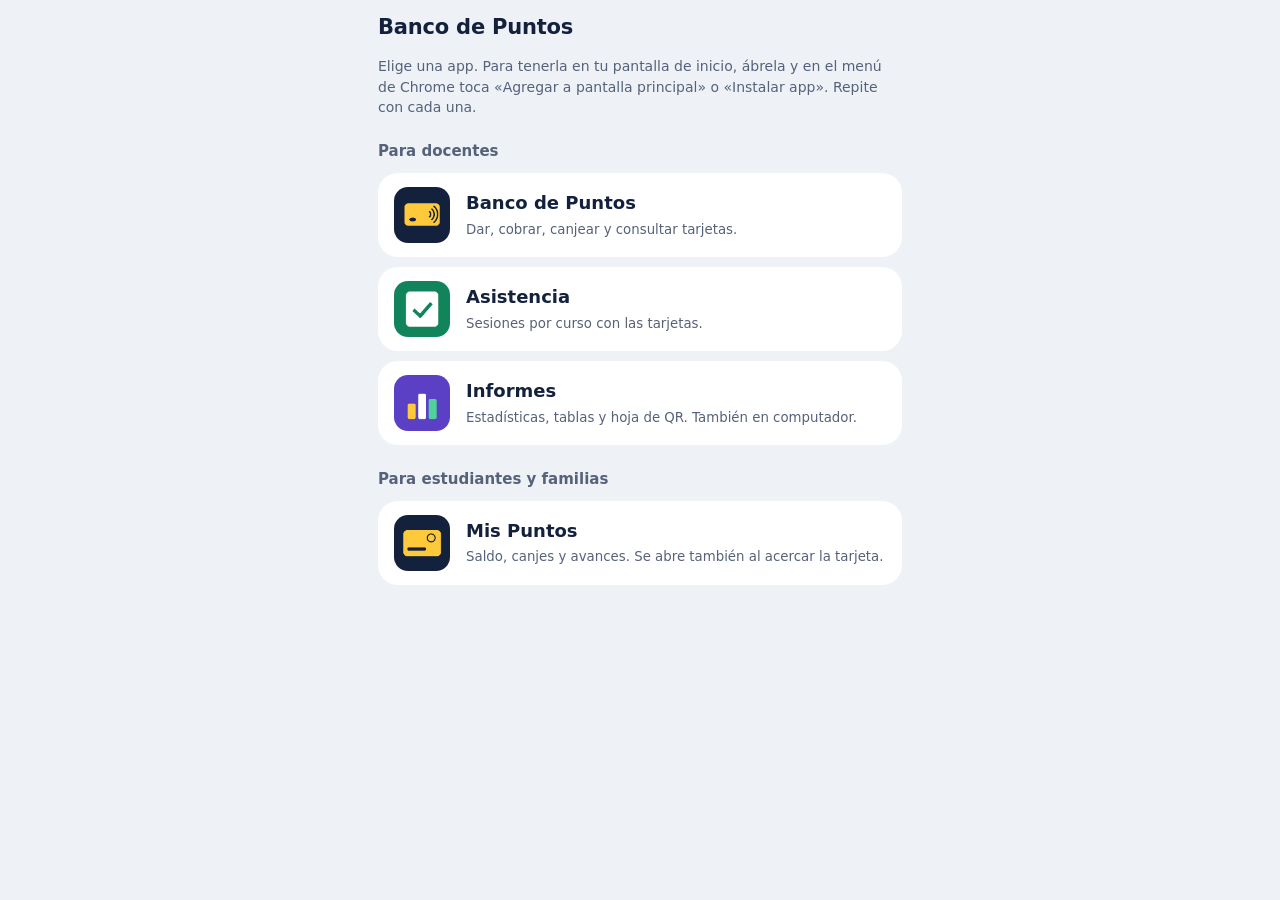
<file: index.html>
<!doctype html>
<html lang="es">
<head>
<meta charset="utf-8">
<meta name="viewport" content="width=device-width, initial-scale=1, viewport-fit=cover">
<meta name="theme-color" content="#14213d">
<link rel="icon" href="icon-192.png">
<title>Banco de Puntos: apps</title>
<link rel="stylesheet" href="nucleo.css">
<style>
.app{display:flex;align-items:center;gap:16px;background:var(--surface);border-radius:20px;padding:14px 16px;margin-top:10px;color:var(--ink);text-decoration:none}
.app img{width:56px;height:56px;border-radius:14px;flex:none}
.app b{display:block;font-size:18px}
.app small{color:var(--muted)}
main{padding-bottom:40px}
</style>
</head>
<body>
<header><h1>Banco de Puntos</h1></header>
<main>
  <p class="nota" style="margin-top:0">Elige una app. Para tenerla en tu pantalla de inicio, ábrela y en el menú de Chrome toca «Agregar a pantalla principal» o «Instalar app». Repite con cada una.</p>
  <h2>Para docentes</h2>
  <a class="app" href="banco/"><img src="icon-192.png" alt=""><span><b>Banco de Puntos</b><small>Dar, cobrar, canjear y consultar tarjetas.</small></span></a>
  <a class="app" href="asistencia/"><img src="icon-asistencia-192.png" alt=""><span><b>Asistencia</b><small>Sesiones por curso con las tarjetas.</small></span></a>
  <a class="app" href="informes/"><img src="icon-informes-192.png" alt=""><span><b>Informes</b><small>Estadísticas, tablas y hoja de QR. También en computador.</small></span></a>
  <h2>Para estudiantes y familias</h2>
  <a class="app" href="mis-puntos/"><img src="icon-mis-puntos-192.png" alt=""><span><b>Mis Puntos</b><small>Saldo, canjes y avances. Se abre también al acercar la tarjeta.</small></span></a>
</main>
<script>if ('serviceWorker' in navigator) navigator.serviceWorker.register('sw.js').catch(() => {});</script>
</body>
</html>
</file>
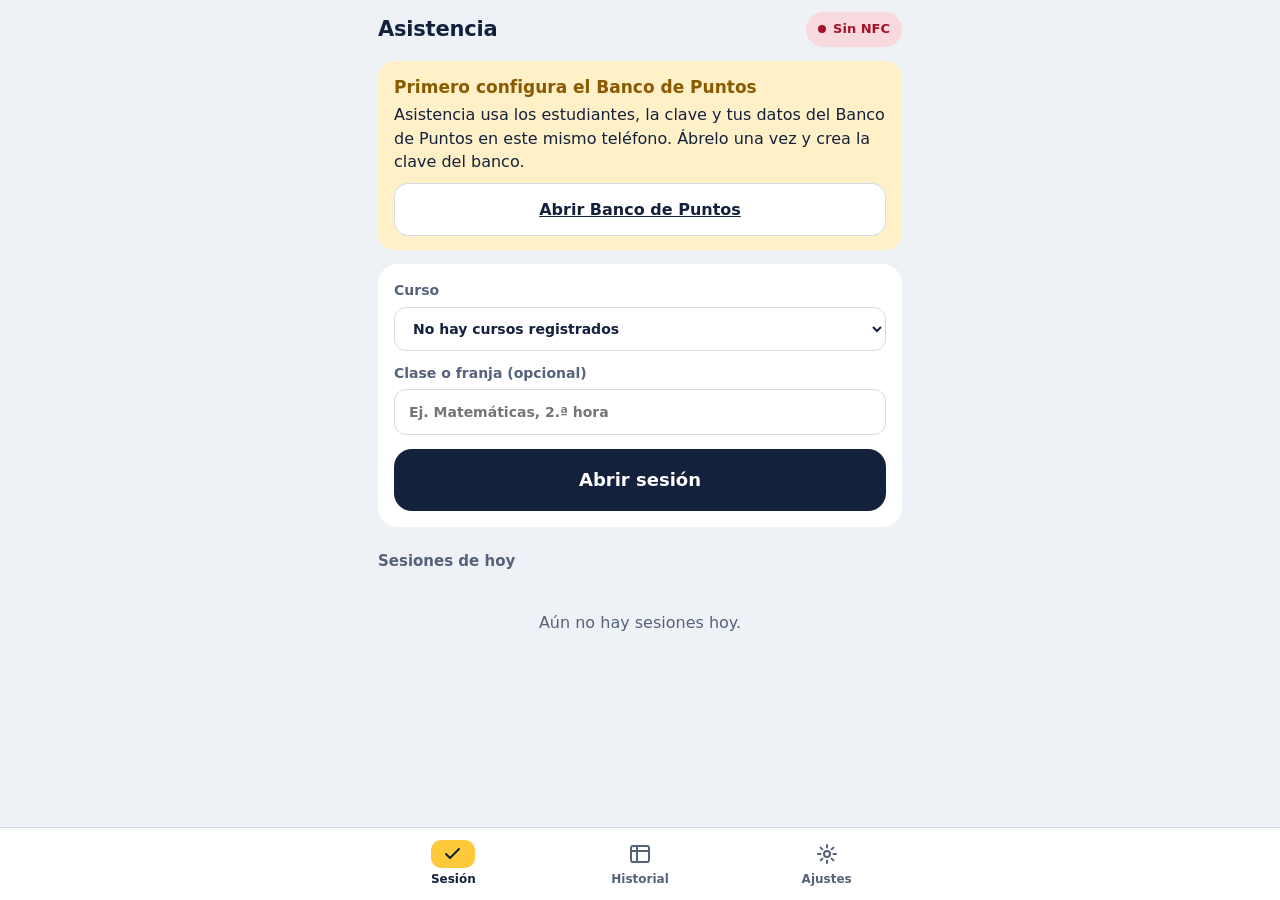
<file: asistencia/index.html>
<!doctype html>
<html lang="es">
<head>
<meta charset="utf-8">
<meta name="viewport" content="width=device-width, initial-scale=1, viewport-fit=cover">
<meta name="theme-color" content="#11845b">
<link rel="manifest" href="manifest.webmanifest">
<link rel="icon" href="../icon-asistencia-192.png">
<link rel="apple-touch-icon" href="../icon-asistencia-192.png">
<title>Asistencia</title>
<link rel="stylesheet" href="../nucleo.css">
<style>
.sesion-cab{background:var(--surface);border-radius:20px;padding:16px}
.sesion-cab h2{margin:0;color:var(--ink);font-size:22px}
.sesion-cab p{margin:2px 0 0;color:var(--muted)}
.contadores{display:grid;grid-template-columns:repeat(3,1fr);gap:8px;margin-top:14px}
.contadores>div{background:var(--bg);border-radius:14px;padding:10px;text-align:center}
.contadores b{display:block;font-size:30px;line-height:1.1;font-variant-numeric:tabular-nums}
.contadores small{color:var(--muted);font-weight:700}
.ultimo{--tc-bg:var(--surface2);--tc-ink:var(--ink);display:flex;align-items:center;gap:16px;margin-top:12px;padding:18px;border-radius:22px;background:var(--tc-bg);color:var(--tc-ink);min-height:104px}
.ultimo .u-av{width:68px;height:68px;border-radius:50%;display:grid;place-items:center;font-size:38px;font-weight:800;background:color-mix(in srgb,currentColor 14%,transparent);flex:none}
.ultimo b{display:block;font-size:22px;line-height:1.2}
.ultimo span{font-weight:700;opacity:.9}
.ultimo.vacio-u{justify-content:center;text-align:center;color:var(--muted)}
.ultimo.pop{animation:pop .45s ease}
@keyframes pop{0%{transform:scale(.92)}60%{transform:scale(1.03)}100%{transform:scale(1)}}
.estado-P{background:var(--dar-bg);color:var(--dar)} .estado-T{background:var(--warn-bg);color:var(--warn)}
.estado-J{background:var(--surface2);color:var(--ink)} .estado-A{background:var(--bad-bg);color:var(--bad)}
.marcas{display:grid;grid-template-columns:1fr 1fr;gap:8px;margin-top:10px}
.marcas button{border:0;border-radius:14px;padding:16px;font:inherit;font-weight:800;font-size:16px}
table.t td.c{text-align:center}
table.t td.c span{display:inline-block;width:26px;height:26px;line-height:26px;border-radius:8px;font-weight:800;font-size:13px}
@media (prefers-reduced-motion:reduce){.ultimo.pop{animation:none}}
</style>
</head>
<body>
<header>
  <h1>Asistencia</h1>
  <button class="pill" id="pillNFC"><i></i><b>Lector</b></button>
</header>

<main>
  <section class="tab" data-tab="sesion">
    <div id="sinBanco" class="aviso warn" hidden><b>Primero configura el Banco de Puntos</b><p>Asistencia usa los estudiantes, la clave y tus datos del Banco de Puntos en este mismo teléfono. Ábrelo una vez y crea la clave del banco.</p><a class="sec" href="../banco/">Abrir Banco de Puntos</a></div>

    <div id="nueva">
      <div class="panel">
        <label class="campo">Curso<select id="nCurso"></select></label>
        <label class="campo">Clase o franja (opcional)<input id="nFranja" list="franjas" maxlength="30" placeholder="Ej. Matemáticas, 2.ª hora"><datalist id="franjas"></datalist></label>
        <button class="grande" id="abrir">Abrir sesión</button>
      </div>
      <h2>Sesiones de hoy</h2>
      <div id="hoy" class="lista"></div>
    </div>

    <div id="activa" hidden>
      <div class="sesion-cab">
        <h2 id="aCurso"></h2><p id="aDetalle"></p>
        <div class="contadores">
          <div><b id="cP" class="pos">0</b><small>A tiempo</small></div>
          <div><b id="cT" style="color:var(--warn)">0</b><small>Tarde</small></div>
          <div><b id="cF">0</b><small>Faltan</small></div>
        </div>
      </div>
      <div id="ultimo" class="ultimo vacio-u"><div>Los estudiantes acercan su tarjeta uno tras otro.<br>Cada tarjeta cuenta una sola vez.</div></div>
      <div class="seg" id="segLista" style="margin-top:14px"><button data-l="faltan" class="act" data-t="dar">Faltan</button><button data-l="listos" data-t="dar">Registrados</button></div>
      <div id="lista" class="lista"></div>
      <button class="sec" id="cerrar">Cerrar sesión</button>
      <p class="nota">Al cerrar, quienes falten quedan como ausentes. Toca un nombre para marcarlo a mano.</p>
    </div>
  </section>

  <section class="tab" data-tab="historial" hidden>
    <label class="campo">Curso<select id="hCurso"></select></label>
    <div id="hResumen" class="kpis" style="margin-top:12px"></div>
    <div class="tabla-wrap"><table class="t" id="hTabla"></table></div>
    <p class="nota">P: a tiempo. T: tarde. J: justificada. A: ausente. El porcentaje no cuenta las faltas justificadas.</p>
    <button class="grande" id="compartir">Compartir asistencia (CSV)</button>
    <button class="sec" id="descargar">Descargar CSV</button>
  </section>

  <section class="tab" data-tab="ajustes" hidden>
    <h2>Puntos por asistir</h2>
    <div class="panel">
      <label class="campo">Puntos por llegar a tiempo (0 = no dar puntos)<input type="number" min="0" inputmode="numeric" data-c="puntos"></label>
      <p class="nota">Sin puntos, la app solo lee la tarjeta y la fila avanza más rápido. Con puntos, cada estudiante debe dejar la tarjeta hasta la vibración larga.</p>
      <label class="switch"><input type="checkbox" data-c="tambienTarde"><span>Dar puntos también a quien llega tarde</span></label>
      <label class="campo">Motivo<select data-c="motivo" id="cfgMotivo"></select></label>
      <label class="campo">Cuenta<select data-c="cuenta"><option value="mia">Mi cuenta</option><option value="inst">Institucional</option></select></label>
      <p class="nota">Varias asistencias seguidas se suman en una sola línea del historial de la tarjeta, para no desplazar los demás movimientos.</p>
    </div>
    <h2>Llegadas tarde</h2>
    <div class="panel">
      <label class="campo">Minutos después de abrir la sesión para marcar «tarde» (0 = nunca)<input type="number" min="0" inputmode="numeric" data-c="minTarde"></label>
    </div>
    <h2>Compartido con el Banco de Puntos</h2>
    <div class="panel">
      <p class="nota" style="margin-top:0" id="infoBanco"></p>
      <a class="sec" href="../banco/">Abrir Banco de Puntos</a>
      <a class="sec" href="../informes/">Abrir Informes</a>
    </div>
  </section>
</main>

<nav class="tabbar"><div style="grid-template-columns:repeat(3,1fr)">
  <button data-ir="sesion" class="act"><svg viewBox="10 0 24 24"><path d="M15 12l4 4 9-9"/></svg>Sesión</button>
  <button data-ir="historial"><svg viewBox="10 0 24 24"><rect x="13" y="4" width="18" height="16" rx="2"/><path d="M13 9h18M19 4v16"/></svg>Historial</button>
  <button data-ir="ajustes"><svg viewBox="10 0 24 24"><circle cx="22" cy="12" r="3"/><path d="M22 3v2.5M22 18.5V21M13 12h2.5M28.5 12H31M15.6 5.6l1.8 1.8M26.6 16.6l1.8 1.8M15.6 18.4l1.8-1.8M26.6 7.4l1.8-1.8"/></svg>Ajustes</button>
</div></nav>

<script src="../nucleo.js"></script>
<script>
'use strict';
const { $, $$, esc, fmt } = BP;
const KEY = 'asistencia.v1';
const CFG_BASE = { puntos: 0, tambienTarde: false, motivo: 'AS', cuenta: 'mia', minTarde: 10 };
const A = (() => { try { const d = JSON.parse(localStorage.getItem(KEY)); if (d && d.sesiones) { d.cfg = Object.assign({}, CFG_BASE, d.cfg || {}); return d; } } catch (e) {} return { sesiones: [], cfg: Object.assign({}, CFG_BASE) }; })();
const guardar = () => localStorage.setItem(KEY, JSON.stringify(A));
const ESTADOS = { P: 'A tiempo', T: 'Tarde', J: 'Justificada', A: 'Ausente' };
let vista = 'faltan', ocupado = false, ultimo = { uid: '', t: 0 }, modal = false;
const banco = () => BP.leerBanco();
const activa = () => A.sesiones.find(s => !s.cerrada);

/* ---------- Lector ---------- */
function pintarLector() {
  const p = $('#pillNFC');
  p.className = 'pill ' + (!BP.NFC ? 'no' : BP.lectorActivo() ? 'on' : 'off');
  p.querySelector('b').textContent = !BP.NFC ? 'Sin NFC' : BP.lectorActivo() ? 'Lector listo' : 'Activar lector';
}
async function activar() {
  if (!BP.NFC) { BP.abrirHoja(`<div class="aviso warn"><b>Este navegador no puede leer tarjetas</b><p>Usa Chrome en un Android con NFC. Aquí puedes ver el historial y marcar a mano.</p></div><button class="sec" data-x>Entendido</button>`); return false; }
  const ok = await BP.activarLector(alLeer); pintarLector(); return ok;
}
$('#pillNFC').onclick = activar;

/* ---------- Nueva sesión ---------- */
function pintarNueva() {
  const db = banco();
  $('#sinBanco').hidden = !!(db && db.clave);
  const cursos = BP.cursosDe(db), sel = $('#nCurso'), prev = sel.value || localStorage.getItem('asistencia.ultimoCurso') || '';
  sel.innerHTML = cursos.length ? cursos.map(c => `<option>${esc(c)}</option>`).join('') : '<option value="">No hay cursos registrados</option>';
  if (cursos.includes(prev)) sel.value = prev;
  $('#franjas').innerHTML = [...new Set(A.sesiones.map(s => s.franja).filter(Boolean))].map(f => `<option value="${esc(f)}">`).join('');
  const hoy = A.sesiones.filter(s => s.fecha === BP.hoyISO()).reverse();
  $('#hoy').innerHTML = hoy.length ? hoy.map(s => { const r = conteo(s); return `<div class="fila-est"><span class="nm"><b>${esc(s.curso)}${s.franja ? ' · ' + esc(s.franja) : ''}</b><small>${new Date(s.inicio).toLocaleTimeString('es-CO', { hour: '2-digit', minute: '2-digit' })}, ${r.P + r.T} de ${r.total} presentes</small></span><span class="etq ok">Cerrada</span></div>`; }).join('') : '<p class="vacio">Aún no hay sesiones hoy.</p>';
}
$('#abrir').onclick = async () => {
  const db = banco(); if (!db || !db.clave) return BP.toast('Primero configura el Banco de Puntos.');
  const curso = $('#nCurso').value; if (!curso) return BP.toast('Registra estudiantes en el Banco de Puntos primero.');
  localStorage.setItem('asistencia.ultimoCurso', curso);
  A.sesiones.push({ id: Date.now().toString(36), fecha: BP.hoyISO(), inicio: new Date().toISOString(), curso, franja: $('#nFranja').value.trim(), docente: db.cfg.docente || BP.nombreDocente(db.cfg.codigoDocente), reg: {}, cerrada: false });
  guardar(); await activar(); pintar();
};

/* ---------- Sesión activa ---------- */
function estudiantesDe(ses, db) {
  const lista = BP.activos(db).filter(s => s.t.curso === ses.curso).map(s => ({ uid: s.uid, t: s.t }));
  Object.entries(ses.reg).forEach(([uid, r]) => { if (!lista.some(x => x.uid === uid)) lista.push({ uid, t: db?.students[uid]?.t || { nombre: r.nombre, curso: r.curso, cuentas: [] } }); });
  return lista.sort((a, b) => a.t.nombre.localeCompare(b.t.nombre, 'es'));
}
function conteo(ses, db = banco()) {
  const est = estudiantesDe(ses, db), r = { P: 0, T: 0, J: 0, A: 0, total: est.length };
  est.forEach(x => { const e = ses.reg[x.uid]?.e; if (e) r[e]++; });
  r.faltan = est.filter(x => !ses.reg[x.uid]).length; return r;
}
function pintarActiva() {
  const ses = activa(), db = banco();
  $('#nueva').hidden = !!ses; $('#activa').hidden = !ses;
  if (!ses) return pintarNueva();
  $('#aCurso').textContent = ses.curso + (ses.franja ? ' · ' + ses.franja : '');
  const ini = new Date(ses.inicio);
  $('#aDetalle').textContent = `Abierta a las ${ini.toLocaleTimeString('es-CO', { hour: '2-digit', minute: '2-digit' })}` + (A.cfg.minTarde ? `. Desde las ${new Date(ini.getTime() + A.cfg.minTarde * 60000).toLocaleTimeString('es-CO', { hour: '2-digit', minute: '2-digit' })} cuenta como tarde.` : '.') + (A.cfg.puntos ? ` Da ${A.cfg.puntos} puntos.` : '');
  const r = conteo(ses, db);
  $('#cP').textContent = r.P; $('#cT').textContent = r.T; $('#cF').textContent = r.faltan;
  $$('#segLista button').forEach(b => b.classList.toggle('act', b.dataset.l === vista));
  const est = estudiantesDe(ses, db).filter(x => vista === 'faltan' ? !ses.reg[x.uid] : !!ses.reg[x.uid]);
  if (vista === 'listos') est.sort((a, b) => (ses.reg[b.uid].h || '').localeCompare(ses.reg[a.uid].h || ''));
  $('#lista').innerHTML = est.length ? est.map(x => { const g = ses.reg[x.uid];
    return `<button class="fila-est" data-uid="${esc(x.uid)}">${BP.avatar(x.t)}<span class="nm"><b>${esc(x.t.nombre)}</b><small>${g ? (g.manual ? 'Marcado a mano' : new Date(g.h).toLocaleTimeString('es-CO', { hour: '2-digit', minute: '2-digit' })) + (g.puntos ? `, +${g.puntos} pts` : '') : esc(x.t.curso || '')}</small></span>${g ? `<span class="etq estado-${g.e}">${ESTADOS[g.e]}</span>` : ''}</button>`; }).join('')
    : `<p class="vacio">${vista === 'faltan' ? '¡Están todos!' : 'Todavía nadie ha pasado la tarjeta.'}</p>`;
}
$('#segLista').onclick = e => { const b = e.target.closest('[data-l]'); if (!b) return; vista = b.dataset.l; pintarActiva(); };
$('#lista').onclick = e => {
  const b = e.target.closest('[data-uid]'); if (!b) return;
  const ses = activa(), db = banco(), uid = b.dataset.uid, x = estudiantesDe(ses, db).find(y => y.uid === uid);
  const c = BP.abrirHoja(`<div class="fila-est" style="margin:0 0 6px">${BP.avatar(x.t)}<span class="nm"><b>${esc(x.t.nombre)}</b><small>${esc(x.t.curso || '')}</small></span></div>
    <p class="nota">Marcar a mano no da puntos; los puntos solo se dan al pasar la tarjeta.</p>
    <div class="marcas">${Object.entries(ESTADOS).map(([k, v]) => `<button class="estado-${k}" data-e="${k}">${v}</button>`).join('')}</div>
    ${ses.reg[uid] ? '<button class="sec" data-e="quitar">Quitar el registro</button>' : ''}<button class="sec" data-x>Cancelar</button>`);
  c.onclick = ev => {
    const k = ev.target.closest('[data-e]')?.dataset.e; if (!k) return;
    if (k === 'quitar') { if (ses.reg[uid]?.puntos && !confirm('Este registro dio puntos en la tarjeta. Quitarlo no los devuelve; para eso usa el Banco de Puntos. ¿Quitar de todos modos?')) return; delete ses.reg[uid]; }
    else ses.reg[uid] = Object.assign(ses.reg[uid] || { h: new Date().toISOString(), nombre: x.t.nombre, curso: x.t.curso, manual: true }, { e: k });
    guardar(); BP.cerrarHoja(); pintarActiva();
  };
};
$('#cerrar').onclick = () => {
  const ses = activa(), db = banco(), r = conteo(ses, db);
  if (!confirm(`Cerrar la sesión de ${ses.curso}. ${r.faltan} ${r.faltan === 1 ? 'estudiante queda' : 'estudiantes quedan'} como ausentes. ¿Continuar?`)) return;
  estudiantesDe(ses, db).forEach(x => { if (!ses.reg[x.uid]) ses.reg[x.uid] = { e: 'A', h: new Date().toISOString(), nombre: x.t.nombre, curso: x.t.curso, manual: true }; });
  ses.cerrada = true; ses.fin = new Date().toISOString(); guardar();
  const f = conteo(ses, db);
  BP.abrirHoja(`<div class="resultado"><div class="quien">Sesión cerrada</div><p class="nota">${esc(ses.curso)}${ses.franja ? ' · ' + esc(ses.franja) : ''}</p></div>
    <div class="kpis"><div><b class="pos">${f.P}</b><small>a tiempo</small></div><div><b style="color:var(--warn)">${f.T}</b><small>tarde</small></div><div><b>${f.J}</b><small>justificadas</small></div><div><b class="neg">${f.A}</b><small>ausentes</small></div></div>
    <button class="grande" data-x>Listo</button>`);
  vista = 'faltan'; pintar();
};

/* ---------- Lectura de tarjetas ---------- */
function confirmar(html, si, no) {
  return new Promise(res => {
    modal = true;
    const c = BP.abrirHoja(html + `<button class="grande" data-r="si">${si}</button><button class="sec" data-r="no">${no}</button>`, true);
    c.querySelector('[data-r=si]').onclick = () => { modal = false; BP.cerrarHoja(); res(true); };
    c.querySelector('[data-r=no]').onclick = () => { modal = false; BP.cerrarHoja(); res(false); };
  });
}
const SALUDOS = ['¡Qué bueno verte', '¡Bienvenida y bienvenido', '¡Llegaste', '¡Presente', '¡Hola'];
function feedback(t, texto, tipo) {
  const u = $('#ultimo'); u.className = 'ultimo'; void u.offsetWidth; u.classList.add('pop');
  if (t) u.setAttribute('style', BP.estilo(t)); else u.removeAttribute('style');
  u.innerHTML = `<div class="u-av">${t ? (BP.emojiDe(t) || esc(BP.iniciales(t.nombre))) : '!'}</div><div><b>${esc(t ? t.nombre : 'Tarjeta no reconocida')}</b><span>${esc(texto)}</span></div>`;
  BP.sonar(tipo);
}
async function alLeer(e) {
  if (ocupado || modal) return;
  const ses = activa(); if (!ses) { BP.toast('Abre una sesión primero.'); return; }
  const { uid, p } = BP.leerNFC(e);
  if (!uid || (uid === ultimo.uid && Date.now() - ultimo.t < 2500)) return;
  ocupado = true; BP.vibrar(40);
  try {
    const db = banco(); if (!db || !db.clave) { BP.toast('Primero configura el Banco de Puntos.'); return; }
    const ev = await BP.evaluar(db, uid, p);
    if (ev.estado === 'bloqueada') { feedback(ev.s.t, 'Esta tarjeta fue reemplazada. Usa la nueva.', 'error'); return; }
    const conocido = ev.estado === 'ok' ? ev.t : ev.s?.t;
    if (!conocido) { feedback(null, 'No está registrada. Regístrala en el Banco de Puntos.', 'error'); return; }
    if (ses.reg[uid] && ses.reg[uid].e !== 'A') { feedback(conocido, `Ya estaba registrado: ${ESTADOS[ses.reg[uid].e].toLowerCase()}.`, 'neutro'); return; }
    if (conocido.curso !== ses.curso && !(await confirmar(`<div class="aviso warn"><b>${esc(conocido.nombre)} es de ${esc(conocido.curso || 'otro curso')}</b><p>Esta sesión es de ${esc(ses.curso)}.</p></div>`, 'Registrar de todos modos', 'Cancelar'))) return;
    const estado = A.cfg.minTarde && (Date.now() - new Date(ses.inicio)) / 60000 > A.cfg.minTarde ? 'T' : 'P';
    let puntos = A.cfg.puntos > 0 && (estado === 'P' || A.cfg.tambienTarde) ? A.cfg.puntos : 0, nota = '';
    if (ev.estado !== 'ok') { puntos = 0; nota = ' La tarjeta necesita revisión en el Banco de Puntos.'; }
    if (ev.estado === 'ok') {
      const { t, movs } = BP.prepararT(db, ev);
      if (puntos) {
        const cuenta = A.cfg.cuenta === 'inst' && db.cfg.usarInstitucional ? 0 : db.cfg.codigoDocente;
        BP.aplicarAsistencia(t, puntos, A.cfg.motivo, cuenta, db.cfg.codigoDocente);
        movs.push(BP.movLocal(uid, t, 'dar', puntos, A.cfg.motivo, ses.franja ? 'Asistencia ' + ses.franja : 'Asistencia', cuenta, db.cfg));
        await BP.escribirTarjeta(db, uid, t);
        db.students[uid].t = BP.clon(t); db.students[uid].actualizado = new Date().toISOString(); movs.forEach(m => db.movs.push(m));
      }
      BP.guardarBanco(db);
    }
    ses.reg[uid] = { e: estado, h: new Date().toISOString(), nombre: conocido.nombre, curso: conocido.curso, puntos };
    guardar();
    const saludo = SALUDOS[Math.floor(Math.random() * SALUDOS.length)];
    feedback(conocido, (estado === 'P' ? `${saludo}! A tiempo` : 'Llegada tarde') + (puntos ? `, +${puntos} puntos` : '') + '.' + nota, estado === 'P' ? 'dar' : 'neutro');
    if (conteo(ses, db).faltan === 0) setTimeout(() => { BP.sonar('fiesta'); BP.toast('¡Ya pasaron todos!'); }, 500);
  } catch (err) {
    BP.sonar('error'); BP.vibrar([80, 60, 80]);
    BP.abrirHoja(`<div class="aviso bad"><b>No se completó</b><p>${esc(err.message)}</p></div><p class="nota">No se registró la asistencia. Que acerque la tarjeta otra vez.</p><button class="sec" data-x>Cerrar</button>`);
  } finally { ultimo = { uid, t: Date.now() }; ocupado = false; pintarActiva(); }
}

/* ---------- Historial ---------- */
const filasCSV = ses => Object.entries(ses.reg).map(([uid, r]) => ({ sesion: ses.id, fecha: ses.fecha, inicio: ses.inicio, curso: ses.curso, franja: ses.franja || '', docente: ses.docente || '', uid, nombre: r.nombre, estado: r.e, estado_nombre: ESTADOS[r.e], hora: r.h, puntos: r.puntos || 0 }));
const COLS = ['sesion', 'fecha', 'inicio', 'curso', 'franja', 'docente', 'uid', 'nombre', 'estado', 'estado_nombre', 'hora', 'puntos'];
const csvTodo = () => BP.aCSV(A.sesiones.filter(s => s.cerrada).flatMap(filasCSV), COLS);
function pintarHistorial() {
  const db = banco(), cursos = [...new Set(A.sesiones.map(s => s.curso))].sort((a, b) => a.localeCompare(b, 'es', { numeric: true }));
  const sel = $('#hCurso'), prev = sel.value;
  sel.innerHTML = cursos.length ? cursos.map(c => `<option>${esc(c)}</option>`).join('') : '<option value="">Sin sesiones todavía</option>';
  if (cursos.includes(prev)) sel.value = prev;
  const curso = sel.value, ses = A.sesiones.filter(s => s.curso === curso && s.cerrada).sort((a, b) => a.inicio.localeCompare(b.inicio));
  if (!ses.length) { $('#hTabla').innerHTML = ''; $('#hResumen').innerHTML = '<p class="vacio">Cierra una sesión para ver el historial.</p>'; return; }
  const uids = new Map();
  BP.activos(db).filter(s => s.t.curso === curso).forEach(s => uids.set(s.uid, s.t.nombre));
  ses.forEach(s => Object.entries(s.reg).forEach(([u, r]) => { if (!uids.has(u)) uids.set(u, r.nombre); }));
  const filas = [...uids.entries()].sort((a, b) => a[1].localeCompare(b[1], 'es')).map(([u, n]) => {
    const marcas = ses.map(s => s.reg[u]?.e || ''); const cont = { P: 0, T: 0, J: 0, A: 0 }; marcas.forEach(m => m && cont[m]++);
    const base = marcas.filter(Boolean).length - cont.J; return { n, marcas, pct: base ? (cont.P + cont.T) / base : null };
  });
  const prom = filas.filter(f => f.pct !== null), media = prom.length ? prom.reduce((a, f) => a + f.pct, 0) / prom.length : 0;
  $('#hResumen').innerHTML = `<div><b>${ses.length}</b><small>sesiones</small></div><div><b>${BP.pct(media)}</b><small>asistencia promedio</small></div><div><b>${filas.filter(f => f.pct !== null && f.pct < .8).length}</b><small>bajo el 80 %</small></div>`;
  $('#hTabla').innerHTML = `<thead><tr><th>Estudiante</th>${ses.map(s => `<th class="c" title="${esc(s.franja || '')}">${BP.fechaCorta(s.fecha)}</th>`).join('')}<th class="n">%</th></tr></thead><tbody>`
    + filas.map(f => `<tr><td>${esc(f.n)}</td>${f.marcas.map(m => `<td class="c">${m ? `<span class="estado-${m}">${m}</span>` : ''}</td>`).join('')}<td class="n"><b class="${f.pct !== null && f.pct < .8 ? 'neg' : ''}">${f.pct === null ? '–' : BP.pct(f.pct)}</b></td></tr>`).join('') + '</tbody>';
}
$('#hCurso').onchange = pintarHistorial;
$('#compartir').onclick = () => BP.compartirArchivos([{ nombre: `asistencia-${BP.hoyISO()}.csv`, texto: csvTodo() }], 'Asistencia');
$('#descargar').onclick = () => BP.descargar(`asistencia-${BP.hoyISO()}.csv`, csvTodo());

/* ---------- Ajustes ---------- */
function pintarAjustes() {
  const db = banco();
  $('#cfgMotivo').innerHTML = BP.cat.motivos.filter(m => !m.tipo || m.tipo !== 'cobrar').map(m => `<option value="${esc(m.codigo)}">${esc(m.nombre)}</option>`).join('');
  $$('[data-c]').forEach(el => { const k = el.dataset.c; if (el.type === 'checkbox') el.checked = !!A.cfg[k]; else el.value = A.cfg[k]; });
  $('#infoBanco').textContent = db ? `Usa los estudiantes, la clave, tu número de docente (${db.cfg.codigoDocente}) y la lista de cursos del Banco de Puntos de este teléfono. Para cambiarlos, hazlo allá.` : 'No hay datos del Banco de Puntos en este teléfono.';
}
$$('[data-c]').forEach(el => el.addEventListener('change', () => {
  const k = el.dataset.c; A.cfg[k] = el.type === 'checkbox' ? el.checked : el.type === 'number' ? Math.max(0, parseInt(el.value, 10) || 0) : el.value;
  guardar(); pintarActiva();
}));

/* ---------- Navegación ---------- */
let desbloqueado = 0;
async function irA(t) {
  const db = banco();
  if (t === 'ajustes' && db?.cfg.pinDocente && Date.now() > desbloqueado) {
    const pin = await BP.pedirPIN({ titulo: 'PIN del docente', texto: 'Para entrar a Ajustes.' });
    if (!(await BP.pinDocenteCorrecto(db.cfg, pin))) { if (pin !== null) BP.toast('PIN incorrecto.'); return; }
    desbloqueado = Date.now() + 5 * 60e3;
  }
  $$('.tab').forEach(s => s.hidden = s.dataset.tab !== t);
  $$('.tabbar button').forEach(b => b.classList.toggle('act', b.dataset.ir === t));
  if (t === 'historial') pintarHistorial(); if (t === 'ajustes') pintarAjustes(); if (t === 'sesion') pintarActiva();
  scrollTo(0, 0);
}
$$('.tabbar button').forEach(b => b.onclick = () => irA(b.dataset.ir));
const pintar = () => { pintarActiva(); pintarLector(); };
window.addEventListener('storage', e => { if (e.key === 'bancoPuntos.v2') pintarActiva(); });

(async () => {
  BP.montarUI(); BP.registrarSW(); pintar();
  BP.actualizarCatalogo().then(pintarAjustes);
  await BP.bloquearSiHaceFalta(banco()?.cfg);
  if (BP.NFC && await BP.permisoNFC()) { await BP.activarLector(alLeer); pintarLector(); }
})();
</script>
</body>
</html>
</file>
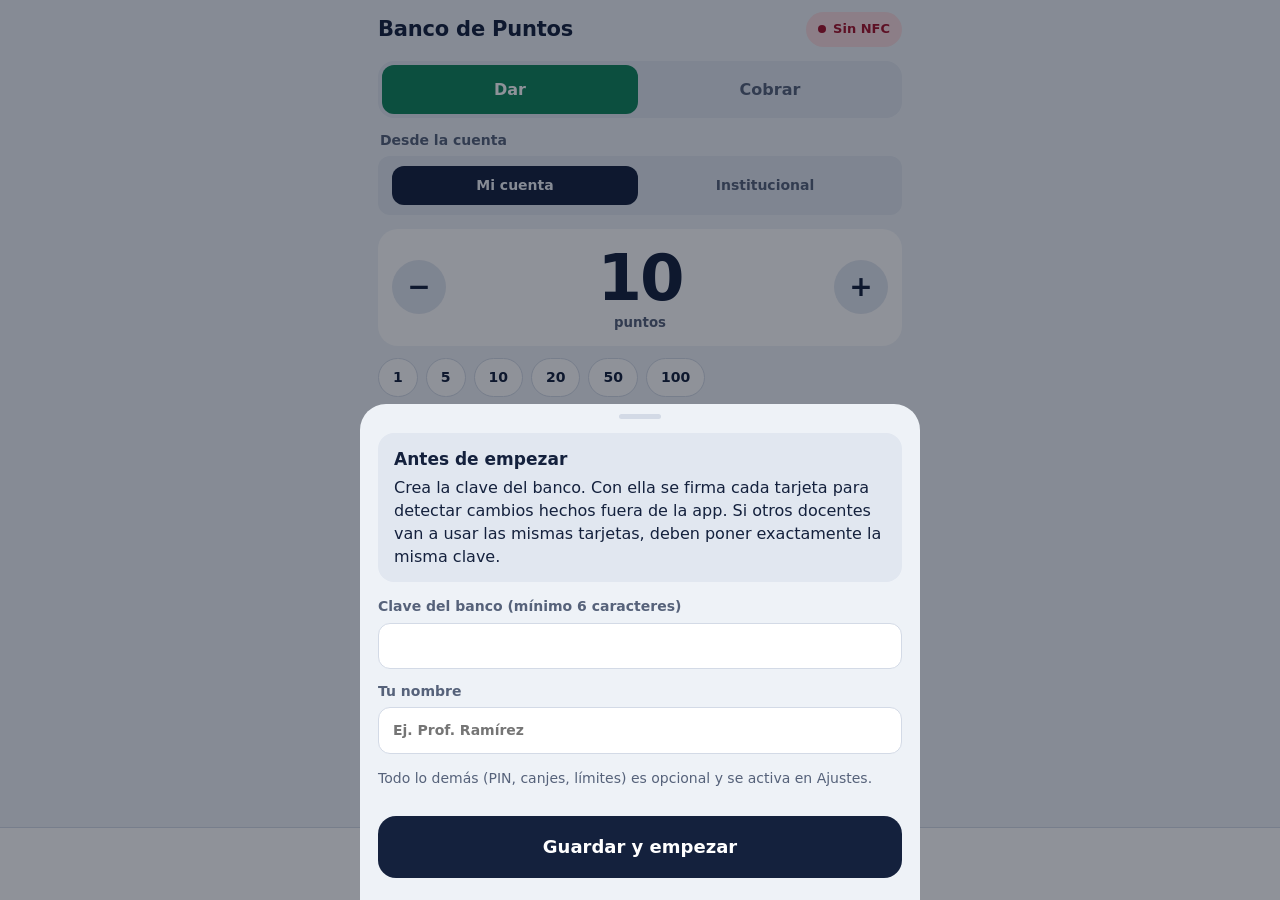
<file: banco/index.html>
<!doctype html>
<html lang="es">
<head>
<meta charset="utf-8">
<meta name="viewport" content="width=device-width, initial-scale=1, viewport-fit=cover">
<meta name="theme-color" content="#14213d">
<link rel="manifest" href="manifest.webmanifest">
<link rel="icon" href="../icon-192.png">
<link rel="apple-touch-icon" href="../icon-192.png">
<title>Banco de Puntos</title>
<style>
:root{
  --bg:#eef2f7; --surface:#ffffff; --surface2:#e1e7f0; --ink:#14213d; --muted:#56627a; --line:#d3dae6;
  --brand:#14213d; --on-brand:#ffffff; --card:#ffc93c; --on-card:#14213d;
  --dar:#11845b; --on-dar:#ffffff; --dar-bg:#d8f0e5;
  --cobrar:#c8102e; --on-cobrar:#ffffff; --cobrar-bg:#f8dade;
  --canje:#5b3fc4; --on-canje:#ffffff;
  --warn:#8a5a00; --warn-bg:#fff0c7; --bad:#a3122a; --bad-bg:#f8dade;
  color-scheme:light;
}
@media (prefers-color-scheme:dark){
  :root{
    --bg:#0d1424; --surface:#16203a; --surface2:#222e4d; --ink:#e7ecf6; --muted:#9aa6c0; --line:#2b3858;
    --brand:#ffc93c; --on-brand:#14213d;
    --dar:#4fd39a; --on-dar:#062418; --dar-bg:#123a2b;
    --cobrar:#ff7a8a; --on-cobrar:#2a0610; --cobrar-bg:#3d1520;
    --canje:#b4a2ff; --on-canje:#1a1040;
    --warn:#ffd36b; --warn-bg:#3a2f12; --bad:#ff8a9a; --bad-bg:#3d1520;
    color-scheme:dark;
  }
}
*{box-sizing:border-box}
[hidden]{display:none!important}
html,body{margin:0}
body{background:var(--bg);color:var(--ink);font:16px/1.45 ui-rounded,"SF Pro Rounded","Nunito","Varela Round",system-ui,-apple-system,"Segoe UI",Roboto,sans-serif;-webkit-tap-highlight-color:transparent}
button{cursor:pointer}
button:focus-visible,input:focus-visible,select:focus-visible,textarea:focus-visible{outline:3px solid var(--card);outline-offset:2px}
.num{font-variant-numeric:tabular-nums}

header{position:sticky;top:0;z-index:5;background:var(--bg);padding:calc(env(safe-area-inset-top,0px) + 12px) 18px 10px;display:flex;align-items:center;justify-content:space-between;gap:12px;max-width:560px;margin:0 auto}
header h1{font-size:21px;margin:0;font-weight:800;letter-spacing:-.01em}
.pill{border:0;border-radius:999px;padding:8px 12px;font:inherit;font-size:13px;font-weight:700;display:inline-flex;align-items:center;gap:7px;background:var(--surface2);color:var(--muted)}
.pill i{width:8px;height:8px;border-radius:50%;background:currentColor}
.pill.on{background:var(--dar-bg);color:var(--dar)}
.pill.off{background:var(--warn-bg);color:var(--warn)}
.pill.no{background:var(--bad-bg);color:var(--bad)}

main{padding:4px 18px calc(env(safe-area-inset-bottom,0px) + 180px);max-width:560px;margin:0 auto}
h2{font-size:15px;color:var(--muted);margin:24px 0 10px;font-weight:700}
.panel{background:var(--surface);border-radius:20px;padding:16px}
.sep{height:1px;background:var(--line);margin:16px 0}

.seg{display:grid;grid-auto-flow:column;grid-auto-columns:1fr;background:var(--surface2);border-radius:16px;padding:4px;gap:4px}
.seg button{border:0;background:transparent;font:inherit;font-weight:800;font-size:16px;padding:13px 6px;border-radius:12px;color:var(--muted)}
.seg button.act[data-t=dar]{background:var(--dar);color:var(--on-dar)}
.seg button.act[data-t=cobrar]{background:var(--cobrar);color:var(--on-cobrar)}
.seg button.act[data-t=canje]{background:var(--canje);color:var(--on-canje)}

.monto{display:flex;align-items:center;gap:8px;margin-top:14px;padding:14px}
.monto>div{flex:1;text-align:center}
.monto input{width:100%;border:0;background:transparent;text-align:center;font:inherit;font-size:64px;font-weight:800;color:var(--ink);letter-spacing:-.03em;padding:0;line-height:1.1}
.monto small{display:block;color:var(--muted);font-weight:600}
.redondo{width:54px;height:54px;border-radius:50%;border:0;background:var(--surface2);font:inherit;font-size:28px;font-weight:700;color:var(--ink);flex:none}

.chips{display:flex;flex-wrap:wrap;gap:8px;margin-top:12px}
.chip{border:1.5px solid var(--line);background:var(--surface);color:var(--ink);border-radius:999px;padding:8px 14px;font:inherit;font-size:14px;font-weight:700}

.canjes{display:grid;gap:8px}
.canje{display:flex;justify-content:space-between;align-items:center;gap:12px;width:100%;text-align:left;border:2px solid var(--line);background:var(--surface);color:var(--ink);border-radius:16px;padding:14px 16px;font:inherit;font-weight:700}
.canje.act{border-color:var(--canje)}
.canje b{font-size:18px;white-space:nowrap}

input,select,textarea{font:inherit;color:var(--ink);background:var(--surface);border:1.5px solid var(--line);border-radius:12px;padding:12px 14px;width:100%}
select{appearance:auto}
label.campo{display:block;font-size:14px;font-weight:700;color:var(--muted);margin-top:12px}
label.campo:first-child{margin-top:0}
label.campo input,label.campo select{margin-top:6px}
.switch{display:flex;gap:12px;align-items:flex-start;margin:16px 0 4px;font-weight:700}
.switch input{width:22px;height:22px;margin-top:2px;accent-color:var(--dar);flex:none}
.switch small{display:block;font-weight:500;color:var(--muted)}
.switch.apagado{opacity:.5}
.opcion{display:flex;justify-content:space-between;align-items:center;gap:12px}
.opcion small{display:block;color:var(--muted);font-weight:500}
.mini{border:0;background:var(--surface2);color:var(--ink);font:inherit;font-weight:800;padding:10px 14px;border-radius:12px;flex:none}

.grande{width:100%;border:0;border-radius:18px;padding:18px;font:inherit;font-size:18px;font-weight:800;background:var(--brand);color:var(--on-brand);margin-top:14px}
.grande.dar{background:var(--dar);color:var(--on-dar)}
.grande.cobrar{background:var(--cobrar);color:var(--on-cobrar)}
.grande.canje{background:var(--canje);color:var(--on-canje)}
.sec{width:100%;border:1.5px solid var(--line);background:var(--surface);color:var(--ink);border-radius:14px;padding:14px;font:inherit;font-weight:700;margin-top:10px;display:block;text-align:center}
.peligro{color:var(--bad)}

.tabbar{position:fixed;left:0;right:0;bottom:0;z-index:6;background:var(--surface);border-top:1px solid var(--line);padding:6px 6px calc(env(safe-area-inset-bottom,0px) + 6px)}
.tabbar>div{display:grid;grid-template-columns:repeat(4,1fr);max-width:560px;margin:0 auto}
.tabbar button{border:0;background:none;font:inherit;font-size:12px;font-weight:700;color:var(--muted);display:flex;flex-direction:column;align-items:center;gap:3px;padding:6px 0}
.tabbar button.act{color:var(--ink)}
.tabbar button.act svg{background:var(--card);color:#14213d;border-radius:10px}
.tabbar svg{width:44px;height:28px;padding:2px 10px;fill:none;stroke:currentColor;stroke-width:2;stroke-linecap:round;stroke-linejoin:round}

.armado{position:fixed;left:12px;right:12px;bottom:calc(env(safe-area-inset-bottom,0px) + 78px);z-index:7;display:flex;align-items:center;gap:10px;padding:12px 12px 12px 14px;border-radius:20px;background:var(--brand);color:var(--on-brand);box-shadow:0 12px 32px rgba(10,20,40,.3);max-width:536px;margin:0 auto}
.armado.dar{background:var(--dar);color:var(--on-dar)}
.armado.cobrar{background:var(--cobrar);color:var(--on-cobrar)}
.armado.canje{background:var(--canje);color:var(--on-canje)}
.armado .txt{flex:1;min-width:0}
.armado b{display:block;font-size:17px;line-height:1.2}
.armado small{display:block;opacity:.92;white-space:nowrap;overflow:hidden;text-overflow:ellipsis}
.armado button{border:0;background:rgba(255,255,255,.22);color:inherit;font:inherit;font-weight:800;padding:10px 12px;border-radius:12px}
.pulso{position:relative;width:38px;height:38px;flex:none;display:grid;place-items:center}
.pulso svg{width:22px;height:22px;fill:none;stroke:currentColor;stroke-width:2.2;stroke-linecap:round}
.pulso::before,.pulso::after{content:"";position:absolute;inset:0;border-radius:50%;border:2px solid currentColor;animation:pulso 1.6s ease-out infinite;opacity:0}
.pulso::after{animation-delay:.8s}
@keyframes pulso{0%{transform:scale(.55);opacity:.9}100%{transform:scale(1.45);opacity:0}}

.hoja{position:fixed;inset:0;z-index:10}
.hoja-fondo{position:absolute;inset:0;background:rgba(8,14,30,.45);opacity:0;transition:opacity .2s}
.hoja-panel{position:absolute;left:0;right:0;bottom:0;max-height:92%;overflow:auto;background:var(--bg);border-radius:26px 26px 0 0;padding:10px 18px calc(env(safe-area-inset-bottom,0px) + 22px);transform:translateY(100%);transition:transform .24s ease;max-width:560px;margin:0 auto}
.hoja.completa .hoja-fondo{background:var(--bg)}
.hoja.completa .hoja-panel{top:0;max-height:none;border-radius:0;display:flex;flex-direction:column;justify-content:center;padding-top:calc(env(safe-area-inset-top,0px) + 20px)}
.hoja.abierta .hoja-fondo{opacity:1}
.hoja.abierta .hoja-panel{transform:none}
.hoja:not(.completa) .hoja-panel::before{content:"";display:block;width:42px;height:5px;border-radius:3px;background:var(--line);margin:0 auto 14px}
.hoja h3{font-size:15px;color:var(--muted);margin:22px 0 8px}

.tarjeta{--tc-bg:var(--card);--tc-ink:var(--on-card);position:relative;overflow:hidden;border-radius:22px;padding:18px 20px;color:var(--tc-ink);background:var(--tc-bg);aspect-ratio:1.586;display:flex;flex-direction:column;box-shadow:0 14px 30px rgba(20,33,61,.22);transition:background .2s,color .2s}
.tarjeta::before{content:"";position:absolute;right:-18%;top:-40%;width:75%;aspect-ratio:1;border-radius:50%;background:repeating-radial-gradient(circle,transparent 0 10px,color-mix(in srgb,currentColor 12%,transparent) 10px 12px)}
.t-emoji{position:absolute;right:22px;top:46px;font-size:54px;line-height:1}
.t-top{position:relative;display:flex;justify-content:space-between;align-items:center;font-size:14px;font-weight:800}
.t-saldo{position:relative;margin-top:auto;font-size:52px;font-weight:800;line-height:1;letter-spacing:-.03em}
.t-saldo small{font-size:17px;font-weight:700;margin-left:6px}
.t-nom{position:relative;margin-top:10px;font-size:18px;font-weight:800}
.t-cur{position:relative;font-size:14px;font-weight:600;opacity:.8}
.badge{font-size:12px;padding:4px 9px;border-radius:999px;background:var(--tc-ink);color:var(--tc-bg);font-weight:700}
.badge.gris{background:color-mix(in srgb,currentColor 16%,transparent);color:inherit}
.paleta{display:grid;grid-template-columns:repeat(6,1fr);gap:10px}
.paleta button{aspect-ratio:1;border-radius:50%;border:3px solid transparent;font:inherit;font-size:13px;font-weight:800}
.paleta button.act{border-color:var(--ink);box-shadow:0 0 0 2px var(--bg) inset}
.emojis{display:grid;grid-template-columns:repeat(8,1fr);gap:6px}
.emojis button{aspect-ratio:1;border:2px solid transparent;background:var(--surface);border-radius:12px;font-size:22px;padding:0;color:var(--muted)}
.emojis button.act{border-color:var(--ink)}
.fijado{display:flex;align-items:center;justify-content:space-between;gap:10px;background:var(--surface);border-radius:16px;padding:8px 8px 8px 12px;margin-bottom:12px}
.fijado span{display:flex;align-items:center;gap:10px;font-weight:700;min-width:0}
.fijado button{border:0;background:var(--surface2);color:var(--ink);font:inherit;font-weight:800;padding:8px 12px;border-radius:10px}
.cifras{display:grid;grid-template-columns:1fr 1fr;gap:8px;margin-top:10px}
.cifras>div{background:var(--surface);border-radius:14px;padding:10px 14px}
.cifras b{display:block;font-size:20px}
.cifras small{color:var(--muted);font-weight:600}

.aviso{border-radius:16px;padding:14px 16px;margin-bottom:14px;background:var(--surface2)}
.aviso b{display:block;font-size:17px}
.aviso p{margin:4px 0 0;color:var(--ink)}
.aviso.warn{background:var(--warn-bg)} .aviso.warn b{color:var(--warn)}
.aviso.bad{background:var(--bad-bg)} .aviso.bad b{color:var(--bad)}
.nota{font-size:14px;color:var(--muted)}

.movs .mov{display:flex;justify-content:space-between;align-items:center;gap:12px;padding:11px 0;border-bottom:1px solid var(--line)}
.movs .mov:last-child{border-bottom:0}
.mov small{display:block;color:var(--muted);font-size:13px}
.mov i{display:block;font-style:normal;font-size:13px;color:var(--ink);opacity:.8}
.pos{color:var(--dar);font-weight:800;font-size:17px;white-space:nowrap}
.neg{color:var(--cobrar);font-weight:800;font-size:17px;white-space:nowrap}
.cero{color:var(--muted);font-weight:700}

.lista{margin-top:4px}
.fila-est{display:flex;align-items:center;gap:12px;width:100%;text-align:left;background:var(--surface);border:0;border-radius:16px;padding:10px 14px;margin-top:8px;font:inherit;color:var(--ink)}
.av{--tc-bg:var(--card);--tc-ink:var(--on-card);width:40px;height:40px;border-radius:50%;background:var(--tc-bg);display:grid;place-items:center;font-weight:800;font-size:14px;color:var(--tc-ink);flex:none}
.av.e{font-size:22px}
.nm{flex:1;min-width:0}
.nm b{display:block;white-space:nowrap;overflow:hidden;text-overflow:ellipsis}
.nm small{color:var(--muted)}
.sd{font-weight:800;font-size:19px}
.resumen{display:grid;grid-template-columns:1fr 1fr;gap:10px}
.resumen>div{background:var(--surface);border-radius:18px;padding:14px 16px}
.resumen b{font-size:30px;display:block;line-height:1.1}
.resumen small{color:var(--muted);font-weight:600}
.vacio{color:var(--muted);text-align:center;padding:22px 8px}

.espera{text-align:center;padding:28px 20px}
.espera svg{width:120px;height:120px;fill:none;stroke:var(--ink);stroke-width:2.5;stroke-linecap:round;stroke-linejoin:round}
.espera svg .onda{stroke:var(--dar)}
.espera p{font-size:18px;margin:14px 0 6px}

.resultado{text-align:center;padding:4px 0 6px}
.delta{font-size:72px;font-weight:800;line-height:1;letter-spacing:-.03em}
.resultado .quien{font-size:20px;font-weight:800;margin-top:10px}
.resultado .cambio{font-size:17px;color:var(--muted);margin-top:4px}

.fila2{display:grid;grid-template-columns:100px 1fr;gap:8px;margin-top:10px}
.fila2 input{font-size:22px;font-weight:800;text-align:center}
.stack>*+*{margin-top:10px}
.archivo{position:relative}
.archivo input{position:absolute;inset:0;opacity:0;width:100%}

.pin{text-align:center;max-width:340px;margin:0 auto;width:100%}
.pin-t{display:block;font-size:20px;font-weight:800}
.pin-d{display:flex;justify-content:center;gap:14px;margin:18px 0 22px;min-height:18px}
.pin-d i{width:16px;height:16px;border-radius:50%;border:2px solid var(--ink)}
.pin-d i.on{background:var(--ink)}
.teclado{display:grid;grid-template-columns:repeat(3,1fr);gap:10px}
.teclado button{border:0;background:var(--surface);color:var(--ink);font:inherit;font-size:26px;font-weight:700;padding:16px 0;border-radius:16px}
.teclado .ok{background:var(--brand);color:var(--on-brand);font-size:18px;font-weight:800}

.cuentas{background:var(--surface);border-radius:16px;padding:4px 14px;margin-top:10px}
.cuentas>div{display:flex;justify-content:space-between;align-items:center;gap:10px;padding:10px 0;border-bottom:1px solid var(--line)}
.cuentas>div:last-child{border-bottom:0}
.cuentas b{font-size:18px}
.cuentas .mia span{font-weight:800}
.cuentas small{color:var(--muted);font-weight:600}
.cuentaSel{margin-top:12px}
.cuentaSel>span{display:block;font-weight:700;color:var(--muted);font-size:14px;margin:0 0 6px 2px}
.seg.mini button{font-size:14px;padding:9px 6px}
.seg button.act[data-c]{background:var(--ink);color:var(--bg)}
.cubierta{position:fixed;inset:0;z-index:40;display:grid;place-items:center;background:rgba(8,14,30,.55);padding:24px}
.cub-panel{background:var(--surface);color:var(--ink);border-radius:24px;padding:28px 24px;text-align:center;max-width:320px;width:100%;box-shadow:0 20px 50px rgba(0,0,0,.3)}
.cub-panel b{display:block;font-size:22px;margin-top:16px}
.cub-panel small{display:block;color:var(--muted);font-size:15px;margin-top:6px}
.cub-anillo{width:72px;height:72px;margin:0 auto;border-radius:50%;border:7px solid var(--surface2);border-top-color:var(--dar);animation:girar .8s linear infinite}
.cubierta.aviso-lectura .cub-anillo{animation:none;border-color:var(--warn-bg);border-top-color:var(--warn)}
@keyframes girar{to{transform:rotate(360deg)}}
.toast{position:fixed;left:50%;transform:translateX(-50%);bottom:calc(env(safe-area-inset-bottom,0px) + 160px);background:var(--ink);color:var(--bg);padding:12px 16px;border-radius:14px;z-index:30;width:max-content;max-width:88%;font-size:15px;font-weight:700;text-align:center}

@media (prefers-reduced-motion:reduce){
  .cub-anillo{animation-duration:2.4s}
  .pulso::before,.pulso::after{animation:none}
  .hoja-panel,.hoja-fondo{transition:none}
}
</style>
</head>
<body>

<header>
  <h1>Banco de Puntos</h1>
  <button class="pill" id="pillNFC"><i></i><b>Lector</b></button>
</header>

<main>
  <!-- TRANSFERIR -->
  <section class="tab" data-tab="mover">
    <div class="fijado" id="fijado" hidden><span id="fijadoNom"></span><button id="quitarFijado">Quitar</button></div>
    <div class="seg" id="segTipo">
      <button data-t="dar" class="act">Dar</button>
      <button data-t="cobrar">Cobrar</button>
      <button data-t="canje" hidden>Canjear</button>
    </div>
    <div class="cuentaSel" id="cuentaSel"><span>Desde la cuenta</span>
      <div class="seg mini" id="segCuenta"><button data-c="mia" class="act">Mi cuenta</button><button data-c="inst">Institucional</button></div>
    </div>
    <p class="nota" id="cuentaCanje" hidden></p>

    <div id="bloqueNormal">
      <div class="panel monto">
        <button class="redondo" id="menos" aria-label="Restar uno">−</button>
        <div>
          <input id="puntos" class="num" inputmode="numeric" value="10" aria-label="Puntos">
          <small>puntos</small>
        </div>
        <button class="redondo" id="mas" aria-label="Sumar uno">+</button>
      </div>
      <div class="chips" id="chipsMonto">
        <button class="chip" data-p="1">1</button><button class="chip" data-p="5">5</button>
        <button class="chip" data-p="10">10</button><button class="chip" data-p="20">20</button>
        <button class="chip" data-p="50">50</button><button class="chip" data-p="100">100</button>
      </div>
      <h2>Motivo</h2>
      <select id="motivo" aria-label="Motivo"></select>
    </div>

    <div id="bloqueCanje" hidden>
      <h2>Qué canjea</h2>
      <div id="listaCanjes" class="canjes"></div>
    </div>

    <input id="obs" placeholder="Observación (opcional, queda en este teléfono)" maxlength="80" style="margin-top:10px">

    <label class="switch" id="swContinuo">
      <input type="checkbox" id="continuo">
      <span>Varios estudiantes seguidos
        <small id="continuoNota">El mismo movimiento se aplica a cada tarjeta que acerques, por ejemplo la asistencia de todo el curso.</small>
      </span>
    </label>
    <label class="campo" id="bloqueCurso" hidden>Curso<select id="cursoLote"></select></label>

    <button class="grande dar" id="btnArmar">Dar 10 puntos</button>
  </section>

  <!-- CONSULTAR -->
  <section class="tab" data-tab="consultar" hidden>
    <div class="panel espera">
      <svg viewBox="0 0 120 120" aria-hidden="true">
        <rect x="34" y="20" width="44" height="80" rx="8"/>
        <line x1="50" y1="90" x2="62" y2="90"/>
        <path class="onda" d="M86 46c6 8 6 20 0 28"/><path class="onda" d="M96 38c11 13 11 31 0 44"/>
      </svg>
      <p><b>Acerca una tarjeta</b> a la parte de atrás del teléfono.</p>
      <small class="nota">Verás el saldo y su historial, y podrás dar o cobrar puntos. Funciona desde cualquier pestaña cuando no hay un movimiento preparado.</small>
    </div>
    <h2>Consultadas en esta sesión</h2>
    <div id="recientes" class="lista"></div>
  </section>

  <!-- ESTUDIANTES -->
  <section class="tab" data-tab="estudiantes" hidden>
    <div class="resumen">
      <div><b id="nEst" class="num">0</b><small>estudiantes</small></div>
      <div><b id="sumPts" class="num">0</b><small>puntos en circulación</small></div>
    </div>
    <button class="grande" id="btnRegistrar">Registrar tarjeta nueva</button>
    <input id="buscar" type="search" placeholder="Buscar por nombre o curso" style="margin-top:16px">
    <div id="listaEst" class="lista"></div>
  </section>

  <!-- AJUSTES -->
  <section class="tab" data-tab="ajustes" hidden>
    <h2>Seguridad</h2>
    <div class="panel">
      <label class="campo">Clave del banco<input id="cfgClave" type="password" autocomplete="off"></label>
      <p class="nota">Firma cada tarjeta para detectar cambios hechos fuera de la app. Todos los docentes que usen las mismas tarjetas deben tener la misma clave.</p>
      <button class="sec" id="guardarClave">Guardar clave</button>
      <div class="sep"></div>
      <div class="opcion"><span><b>PIN del docente</b><small id="pinDocEstado"></small></span><button class="mini" id="btnPinDoc"></button></div>
      <div id="pinDocOpc">
        <label class="switch"><input type="checkbox" data-cfg="pinAlAbrir"><span>Pedirlo al abrir la app<small>También al volver después de 2 minutos fuera de la app.</small></span></label>
        <label class="switch"><input type="checkbox" data-cfg="pinCadaMov"><span>Pedirlo en cada movimiento<small>Antes de dar, cobrar, canjear, deshacer o cambiar tarjetas.</small></span></label>
        <button class="sec peligro" id="quitarPinDoc">Quitar PIN del docente</button>
      </div>
      <div class="sep"></div>
      <label class="switch"><input type="checkbox" data-cfg="pinEstudiantes"><span>PIN de estudiantes para cobros y canjes<small>El estudiante escribe su PIN de 4 dígitos antes de acercar la tarjeta. Si aún no tiene, el que escriba en su primer cobro queda como su PIN.</small></span></label>
    </div>

    <h2>Movimientos</h2>
    <div class="panel">
      <label class="campo">Tope por movimiento (0 = sin tope)<input type="number" min="0" inputmode="numeric" data-cfg="tope"></label>
      <label class="campo">Pedir confirmación desde (0 = nunca)<input type="number" min="0" inputmode="numeric" data-cfg="confirmarDesde"></label>
      <label class="switch"><input type="checkbox" data-cfg="usarInstitucional"><span>Usar la cuenta institucional<small>Además de tu cuenta, puedes dar y cobrar puntos de la cuenta común del colegio.</small></span></label>
      <label class="switch"><input type="checkbox" data-cfg="deshacer"><span>Permitir deshacer<small>Hasta 10 minutos después, si la tarjeta no ha tenido otro movimiento.</small></span></label>
      <label class="switch"><input type="checkbox" data-cfg="verificar"><span>Confirmar con un segundo toque<small>Tras cada movimiento, vuelves a acercar la tarjeta para comprobar que quedó bien escrita.</small></span></label>
      <label class="switch"><input type="checkbox" data-cfg="listaCurso"><span>Lista del curso en modo por lotes<small>Muestra quién ya pasó la tarjeta y quién falta.</small></span></label>
      <label class="switch"><input type="checkbox" data-cfg="canjes"><span>Catálogo de canjes<small>Canjes con precio fijo, definidos en catalogo.json.</small></span></label>
    </div>

    <h2>Apariencia de las tarjetas</h2>
    <div class="panel">
      <label class="campo">Color de cada tarjeta
        <select data-cfg="reglaColor">
          <option value="curso">Según el curso</option>
          <option value="estudiante">Lo elige cada estudiante</option>
          <option value="unico">El mismo para todas</option>
        </select>
      </label>
      <p class="nota" id="notaColor"></p>
      <div id="campoColorUnico"><div class="paleta" id="paletaUnico" style="margin-top:10px"></div></div>
      <label class="switch"><input type="checkbox" data-cfg="emojis"><span>Permitir un emoji en la tarjeta<small>Cada estudiante lo elige desde su ficha, en tu teléfono.</small></span></label>
    </div>

    <h2>Periodo</h2>
    <div class="panel">
      <p style="margin:0">Periodo actual: <b id="periodoActual" class="num"></b></p>
      <label class="campo" style="margin-top:12px">Al cerrar el periodo, los saldos
        <select data-cfg="reglaCierre">
          <option value="conservar">Se conservan completos</option>
          <option value="reiniciar">Vuelven a 0</option>
          <option value="porcentaje">Conservan un porcentaje</option>
        </select>
      </label>
      <label class="campo" id="campoPorc">Porcentaje que se conserva<input type="number" min="0" max="100" inputmode="numeric" data-cfg="porcentaje"></label>
      <button class="sec" id="cerrarPeriodo"></button>
      <p class="nota">Cada tarjeta se ajusta sola la próxima vez que se acerque. Si varios docentes comparten tarjetas, usen la misma regla.</p>
    </div>

    <h2>Tus datos</h2>
    <div class="panel">
      <label class="campo">Tu nombre<input data-cfg="docente" maxlength="40"></label>
      <label class="campo">Tu número de docente (1 a 255)<input type="number" min="1" max="255" inputmode="numeric" data-cfg="codigoDocente"></label>
      <p class="nota">Identifica tus movimientos dentro de las tarjetas. Debe coincidir con tu número en la lista de docentes de catalogo.json.</p>
      <label class="campo">Mis cursos, separados por coma<textarea id="cfgCursos" placeholder="Ej. 9A, 9B, 10A"></textarea></label>
      <p class="nota">Aparecen como lista al registrar estudiantes y en la app de Asistencia.</p>
    </div>

    <h2>Otras apps del sistema</h2>
    <div class="panel">
      <a class="sec" href="../asistencia/" style="margin-top:0">Asistencia</a>
      <a class="sec" href="../informes/">Informes</a>
      <a class="sec" href="../mis-puntos/">Mis Puntos (vista del estudiante)</a>
      <p class="nota">Comparten los estudiantes, la clave y estos ajustes en este mismo teléfono. Abre cada una e instálala desde su propia página para tener íconos separados.</p>
    </div>

    <h2>Respaldo</h2>
    <div class="panel">
      <button class="grande" id="compartir" style="margin-top:0">Compartir respaldo</button>
      <button class="sec" id="expSaldos">Descargar saldos (CSV)</button>
      <button class="sec" id="expMovs">Descargar movimientos (CSV)</button>
      <label class="sec archivo">Importar CSV de saldos o movimientos<input type="file" id="impCSV" accept=".csv,text/csv"></label>
      <label class="switch"><input type="checkbox" data-cfg="recordatorio"><span>Recordarme respaldar cada semana</span></label>
      <p class="nota" id="statsDatos"></p>
    </div>

    <h2>Catálogo</h2>
    <div class="panel">
      <p class="nota" id="catInfo" style="margin-top:0"></p>
      <button class="sec" id="recargarCat">Volver a cargar catalogo.json</button>
    </div>
  </section>
</main>

<div id="armado" class="armado" hidden>
  <div class="pulso"><svg viewBox="0 0 24 24"><path d="M6 8.5c2 2 2 5 0 7"/><path d="M10 6c3.4 3.4 3.4 8.6 0 12"/><path d="M14 3.5c4.8 4.8 4.8 12.2 0 17"/></svg></div>
  <div class="txt"><b id="armTitulo"></b><small id="armSub"></small></div>
  <button id="armFaltan" hidden>Faltan</button>
  <button id="armCancel">Terminar</button>
</div>

<nav class="tabbar"><div>
  <button data-ir="mover" class="act"><svg viewBox="10 0 24 24"><path d="M14 8h17l-4-4M30 16H13l4 4"/></svg>Transferir</button>
  <button data-ir="consultar"><svg viewBox="10 0 24 24"><rect x="15" y="3" width="11" height="18" rx="2"/><path d="M29.5 9c1.5 2 1.5 4 0 6M32.5 6.5c3 3.3 3 7.7 0 11"/></svg>Consultar</button>
  <button data-ir="estudiantes"><svg viewBox="10 0 24 24"><circle cx="18" cy="8" r="3.5"/><path d="M11 20c0-4 3-6.5 7-6.5s7 2.5 7 6.5"/><circle cx="28" cy="9" r="3"/><path d="M27 13.6c3.5 0 6 2.2 6 5.9"/></svg>Estudiantes</button>
  <button data-ir="ajustes"><svg viewBox="10 0 24 24"><circle cx="22" cy="12" r="3"/><path d="M22 3v2.5M22 18.5V21M13 12h2.5M28.5 12H31M15.6 5.6l1.8 1.8M26.6 16.6l1.8 1.8M15.6 18.4l1.8-1.8M26.6 7.4l1.8-1.8"/></svg>Ajustes</button>
</div></nav>

<div id="hoja" class="hoja" hidden>
  <div class="hoja-fondo" id="hojaFondo"></div>
  <div class="hoja-panel" id="hojaCont" role="dialog" aria-modal="true"></div>
</div>
<datalist id="dlCursos"></datalist>
<div id="cubierta" class="cubierta" hidden role="alert"><div class="cub-panel"><div class="cub-anillo"></div><b id="cubTitulo"></b><small id="cubSub"></small></div></div>
<div id="toast" class="toast" hidden role="status"></div>

<script src="../qrcode.js"></script>
<script>
'use strict';
/* =========================================================
   Utilidades
   ========================================================= */
const $ = s => document.querySelector(s), $$ = s => [...document.querySelectorAll(s)];
const esc = s => String(s ?? '').replace(/[&<>"']/g, c => ({'&':'&amp;','<':'&lt;','>':'&gt;','"':'&quot;',"'":'&#39;'}[c]));
const fmt = n => Number(n || 0).toLocaleString('es-CO');
const cuando = iso => { try { return new Date(iso).toLocaleString('es-CO', {day:'numeric', month:'short', hour:'2-digit', minute:'2-digit'}); } catch (e) { return iso; } };
const hoyISO = () => new Date().toISOString().slice(0, 10);
const iniciales = n => (n || '?').split(/\s+/).filter(Boolean).slice(0, 2).map(p => p[0]).join('').toUpperCase();
const vibrar = p => { try { navigator.vibrate && navigator.vibrate(p); } catch (e) {} };
const clon = o => JSON.parse(JSON.stringify(o));
const te = new TextEncoder(), td = new TextDecoder();
const b64e = u => btoa(String.fromCharCode(...u)).replace(/\+/g, '-').replace(/\//g, '_').replace(/=+$/, '');
const b64d = s => { s = s.replace(/-/g, '+').replace(/_/g, '/'); while (s.length % 4) s += '='; return Uint8Array.from(atob(s), c => c.charCodeAt(0)); };
const iguales = (a, b) => !!a && !!b && a.length === b.length && Array.from(a).every((x, i) => x === b[i]);
const esCobro = tipo => tipo === 'cobrar' || tipo === 'canje';

// Fechas en la tarjeta: días contados desde el 1 de enero de 2024 (2 bytes)
const EPOCH = Date.UTC(2024, 0, 1);
const hoyDia = () => { const d = new Date(); return Math.round((Date.UTC(d.getFullYear(), d.getMonth(), d.getDate()) - EPOCH) / 864e5); };
const fechaDia = n => new Date(EPOCH + n * 864e5).toLocaleDateString('es-CO', { timeZone: 'UTC', day: 'numeric', month: 'short' });
const isoDia = n => new Date(EPOCH + n * 864e5).toISOString().slice(0, 10);

/* =========================================================
   Configuración, catálogo y registro local
   ========================================================= */
const KEY = 'bancoPuntos.v2', KEY_CAT = 'bancoPuntos.catalogo';
const CFG_BASE = {
  docente: '', codigoDocente: 1,
  pinDocente: null, pinAlAbrir: false, pinCadaMov: false, pinEstudiantes: false,
  tope: 0, confirmarDesde: 100, deshacer: true, verificar: false, listaCurso: false, canjes: false,
  recordatorio: true, ultimoRespaldo: 0,
  periodo: 1, reglaCierre: 'conservar', porcentaje: 50,
  reglaColor: 'curso', colorUnico: 1, emojis: true, usarInstitucional: true, misCursos: []
};
const CAT_BASE = {
  version: 0,
  motivos: [
    { codigo: 'AC', nombre: 'Ayuda en clase', tipo: 'dar' }, { codigo: 'TA', nombre: 'Tarea', tipo: 'dar' },
    { codigo: 'TE', nombre: 'Trabajo extra', tipo: 'dar' }, { codigo: 'PA', nombre: 'Participación', tipo: 'dar' },
    { codigo: 'AS', nombre: 'Asistencia', tipo: 'dar' }, { codigo: 'AI', nombre: 'Actividad institucional', tipo: 'dar' },
    { codigo: 'EV', nombre: 'Mejora de evaluación', tipo: 'cobrar' }, { codigo: 'OT', nombre: 'Otro', tipo: 'ambos' }
  ],
  canjes: [], docentes: []
};
function validarCat(c) {
  const cod = x => /^[A-Z0-9]{2}$/.test(x.codigo || '');
  return !!c && Array.isArray(c.motivos) && c.motivos.length > 0 && c.motivos.every(m => cod(m) && m.nombre)
    && (!c.canjes || (Array.isArray(c.canjes) && c.canjes.every(x => cod(x) && x.nombre && x.precio > 0)));
}
let cat = (() => { try { const c = JSON.parse(localStorage.getItem(KEY_CAT)); if (validarCat(c)) return c; } catch (e) {} return CAT_BASE; })();
async function actualizarCatalogo(avisar) {
  try {
    const r = await fetch('../catalogo.json', { cache: 'no-cache' });
    if (!r.ok) throw new Error('HTTP ' + r.status);
    const j = await r.json();
    if (!validarCat(j)) throw new Error('formato');
    cat = j; localStorage.setItem(KEY_CAT, JSON.stringify(j)); pintarMover(); pintarAjustes();
    if (avisar) toast('Catálogo actualizado.');
  } catch (e) { if (avisar) toast('No se pudo cargar catalogo.json. Se sigue usando la última copia.'); }
}
const motivosPara = tipo => cat.motivos.filter(m => !m.tipo || m.tipo === 'ambos' || m.tipo === tipo);
const canjes = () => cat.canjes || [];
const SIS = { apertura: 'Registro de tarjeta', restauracion: 'Saldo restaurado', cierre: 'Cierre de periodo', traslado: 'Cambio de tarjeta' };
function nombreMotivo(tipo, codigo) {
  if (SIS[tipo]) return SIS[tipo];
  const base = canjes().find(x => x.codigo === codigo)?.nombre || cat.motivos.find(m => m.codigo === codigo)?.nombre || codigo;
  return tipo === 'deshacer' ? 'Se deshizo: ' + base : tipo === 'canje' ? 'Canje: ' + base : base;
}
const nombreDocente = n => (cat.docentes || []).find(d => d.codigo === n)?.nombre || (n ? 'Docente ' + n : '');
// Cuenta 0 = institucional; cualquier otro número = la cuenta de ese docente.
const nombreCuenta = c => c === 0 ? (cat.nombreInstitucional || 'Institucional') : (c === cfg.codigoDocente && cfg.docente && !(cat.docentes || []).some(d => d.codigo === c) ? cfg.docente : nombreDocente(c));
function cuentaCanje(c) {
  if ((c.cuenta || 'docente') === 'institucional') return cfg.usarInstitucional ? 0 : null;
  if (c.docente && c.docente !== cfg.codigoDocente) return null;
  return cfg.codigoDocente;
}
const canjesMios = () => canjes().filter(c => cuentaCanje(c) !== null);

const db = cargar(), cfg = db.cfg;
// Si otra app (Asistencia) cambia los datos en este mismo navegador, se recargan aquí.
window.addEventListener('storage', e => {
  if (e.key !== KEY || !e.newValue) return;
  try { const n = JSON.parse(e.newValue); db.students = n.students; db.movs = n.movs || []; db.clave = n.clave; Object.assign(cfg, n.cfg || {}); } catch (_) { return; }
  pintarEstudiantes(); pintarRecientes(); pintarMover();
});
Object.values(db.students).forEach(s => { if (s.t && !Array.isArray(s.t.cuentas)) { s.t.cuentas = s.t.saldo > 0 ? [{ c: 0, s: s.t.saldo }] : []; (s.t.movs || []).forEach(m => { if (m.cuenta === undefined) m.cuenta = 0; }); } });
function cargar() {
  try { const d = JSON.parse(localStorage.getItem(KEY)); if (d && d.students) { d.movs = d.movs || []; d.cfg = Object.assign({}, CFG_BASE, d.cfg || {}); return d; } } catch (e) {}
  return { students: {}, movs: [], clave: '', cfg: Object.assign({}, CFG_BASE) };
}
function guardar() { try { localStorage.setItem(KEY, JSON.stringify(db)); } catch (e) { toast('No se pudo guardar en el teléfono. Comparte un respaldo ahora.'); } }
if (navigator.storage && navigator.storage.persist) navigator.storage.persist().catch(() => {});
const activos = () => Object.values(db.students).filter(s => s.estado !== 'bloqueada');

const st = { tipo: 'dar', canje: '', fijado: null, cuenta: 'mia', armado: null, verificando: null, lote: new Set(), ultimo: { uid: '', t: 0 }, recientes: [],
  autoCierre: 0, modal: '', bloqueado: false, desbloqueadoHasta: 0, deshacible: null, intentos: {}, ocultoDesde: 0 };

/* =========================================================
   Apariencia: colores y emojis. Las dos listas solo se amplían al final;
   nunca se reordenan, porque la tarjeta guarda la posición.
   ========================================================= */
const PALETA = [null,
  { n: 'Amarillo', bg: '#ffc93c', ink: '#14213d' }, { n: 'Naranja', bg: '#ff8c42', ink: '#2a1300' },
  { n: 'Coral', bg: '#ff6b6b', ink: '#2a0808' }, { n: 'Rosa', bg: '#f78fb3', ink: '#2b0a17' },
  { n: 'Lavanda', bg: '#b197fc', ink: '#160b3a' }, { n: 'Azul', bg: '#4dabf7', ink: '#08223a' },
  { n: 'Turquesa', bg: '#3bc9db', ink: '#062a30' }, { n: 'Verde', bg: '#69db7c', ink: '#0b2e13' },
  { n: 'Lima', bg: '#c0eb75', ink: '#1f2a05' }, { n: 'Marino', bg: '#14213d', ink: '#ffc93c' },
  { n: 'Grafito', bg: '#343a40', ink: '#f8f9fa' }, { n: 'Vino', bg: '#862e5c', ink: '#fff0f6' }
];
const EMOJIS = ['', '⭐', '🚀', '⚽', '🏀', '🎸', '🎨', '📚', '🔬', '🧪', '💡', '🎮', '🎧', '🌱', '🌻', '🌙', '☀️', '🔥', '⚡', '🌈',
  '🐱', '🐶', '🦊', '🐼', '🦁', '🐸', '🐢', '🦋', '🐬', '🦉', '🐉', '🍀', '🎯', '🏆', '🧩', '🎲', '🛹', '🚲', '📷', '🌎'];
function colorCurso(curso) {
  const c = (curso || '').toUpperCase().replace(/\s+/g, ''); if (!c) return 1;
  let h = 0; for (const ch of c) h = (h * 31 + ch.codePointAt(0)) >>> 0;
  return 1 + (h % (PALETA.length - 1));
}
const temaDe = t => PALETA[(t.color > 0 && t.color < PALETA.length) ? t.color : colorCurso(t.curso)];
const emojiDe = t => EMOJIS[t.emoji] || '';
const estilo = t => { const p = temaDe(t); return `--tc-bg:${p.bg};--tc-ink:${p.ink}`; };
function normalizarTema(t) {
  if (cfg.reglaColor === 'curso') t.color = 0;
  else if (cfg.reglaColor === 'unico') t.color = cfg.colorUnico || 1;
  if (!cfg.emojis) t.emoji = 0;
}

/* =========================================================
   Formato de la tarjeta (versión 4)
   0 versión | 1-2 nº de movimiento | 3-5 ganado | 6-8 gastado | 9-10 día de registro
   11 periodo | 12-15 huella del PIN | 16 color | 17 emoji | 18 nº cuentas | 19 nº movimientos
   luego 4 bytes por cuenta (máx. 8): docente(1, 0 = institucional) saldo(3)
   luego 8 bytes por movimiento (máx. 5): día(2) tipo(1: bit 7 = negativo, bit 6 = cuenta institucional)
     código(2) puntos(2) docente que lo hizo(1)
   luego nombre (1 + hasta 24 bytes) y curso (1 + hasta 8 bytes). Al final, 12 bytes de firma.
   Las versiones 2 y 3 (un solo saldo) se leen pasando ese saldo a la cuenta institucional.
   ========================================================= */
const TIPOS = ['dar', 'cobrar', 'apertura', 'restauracion', 'deshacer', 'canje', 'cierre', 'traslado'];
const MAX_MOVS = 5, MAX_CUENTAS = 8;
function recorte(s, max) { s = (s || '').trim(); let b = te.encode(s); while (b.length > max) { s = [...s].slice(0, -1).join(''); b = te.encode(s); } return b; }
const set24 = (v, o, n) => { n = Math.max(0, Math.min(16777215, Math.round(n || 0))); v.setUint8(o, n >> 16); v.setUint16(o + 1, n & 0xffff); };
const get24 = (v, o) => (v.getUint8(o) << 16) | v.getUint16(o + 1);
const recalcular = t => { t.cuentas = t.cuentas || []; t.saldo = t.cuentas.reduce((a, x) => a + x.s, 0); return t; };
const saldoCuenta = (t, c) => ((t.cuentas || []).find(x => x.c === c) || { s: 0 }).s;
function cuentaDe(t, c) {
  let x = t.cuentas.find(y => y.c === c);
  if (!x) {
    const vacias = t.cuentas.filter(y => y.s === 0 && y.c !== 0);
    if (t.cuentas.length - vacias.length >= MAX_CUENTAS) throw new Error('La tarjeta ya tiene 8 cuentas con saldo. Una de ellas debe quedar en cero antes de abrir otra.');
    x = { c, s: 0 }; t.cuentas.push(x); t.cuentas.sort((a, b) => a.c - b.c);
  }
  return x;
}

function codificar(t) {
  const nom = recorte(t.nombre, 24), cur = recorte(t.curso, 8), movs = t.movs.slice(-MAX_MOVS);
  const cts = (t.cuentas || []).filter(x => x.s > 0).slice(0, MAX_CUENTAS);
  const b = new Uint8Array(20 + cts.length * 4 + movs.length * 8 + 2 + nom.length + cur.length), v = new DataView(b.buffer);
  b[0] = 4; v.setUint16(1, t.contador & 0xffff); set24(v, 3, t.ganado); set24(v, 6, t.gastado);
  v.setUint16(9, Math.max(0, t.registro)); b[11] = Math.min(255, t.periodo || 1);
  if (t.pin) b.set(t.pin, 12);
  b[16] = t.color || 0; b[17] = t.emoji || 0; b[18] = cts.length; b[19] = movs.length;
  let o = 20;
  for (const x of cts) { b[o] = x.c; set24(v, o + 1, x.s); o += 4; }
  for (const m of movs) {
    const cod = ((m.codigo || '--') + '--').slice(0, 2);
    v.setUint16(o, Math.max(0, m.dia));
    b[o + 2] = Math.max(0, TIPOS.indexOf(m.tipo)) | (m.puntos < 0 ? 0x80 : 0) | (m.cuenta === 0 ? 0x40 : 0);
    b[o + 3] = cod.charCodeAt(0); b[o + 4] = cod.charCodeAt(1);
    v.setUint16(o + 5, Math.min(65535, Math.abs(m.puntos))); b[o + 7] = m.docente || 0; o += 8;
  }
  b[o++] = nom.length; b.set(nom, o); o += nom.length; b[o++] = cur.length; b.set(cur, o);
  return b;
}
function decodificar(b) {
  try {
    const ver = b[0];
    if (b.length < 22 || ![2, 3, 4].includes(ver)) return null;
    const v = new DataView(b.buffer, b.byteOffset, b.byteLength);
    let t, o, n;
    if (ver === 4) {
      t = { contador: v.getUint16(1), ganado: get24(v, 3), gastado: get24(v, 6), registro: v.getUint16(9), periodo: b[11], pin: null, color: b[16], emoji: b[17], cuentas: [], movs: [] };
      const pin = Array.from(b.slice(12, 16)); if (pin.some(x => x)) t.pin = pin;
      const nc = b[18]; n = b[19]; if (nc > MAX_CUENTAS || n > MAX_MOVS) return null;
      o = 20;
      for (let i = 0; i < nc; i++) { t.cuentas.push({ c: b[o], s: get24(v, o + 1) }); o += 4; }
    } else {
      const saldo = get24(v, 1);
      t = { contador: v.getUint16(4), ganado: get24(v, 6), gastado: get24(v, 9), registro: v.getUint16(12), periodo: b[14], pin: null, color: 0, emoji: 0, cuentas: saldo > 0 ? [{ c: 0, s: saldo }] : [], movs: [] };
      const pin = Array.from(b.slice(15, 19)); if (pin.some(x => x)) t.pin = pin;
      n = b[19]; if (n > MAX_MOVS) return null;
      o = 20; if (ver === 3) { t.color = b[20]; t.emoji = b[21]; o = 22; }
    }
    for (let i = 0; i < n; i++) {
      const tb = b[o + 2], doc = b[o + 7], puntos = (tb & 0x80 ? -1 : 1) * v.getUint16(o + 5);
      const inst = ver < 4 || (tb & 0x40);
      t.movs.push({ dia: v.getUint16(o), tipo: TIPOS[tb & 0x3f] || 'dar', puntos, codigo: String.fromCharCode(b[o + 3], b[o + 4]), docente: doc, cuenta: inst ? 0 : doc });
      o += 8;
    }
    const ln = b[o++]; t.nombre = td.decode(b.slice(o, o + ln)); o += ln;
    const lc = b[o++]; t.curso = td.decode(b.slice(o, o + lc)); o += lc;
    return o === b.length ? recalcular(t) : null;
  } catch (e) { return null; }
}
const tNueva = (nombre, curso) => ({ saldo: 0, cuentas: [], contador: 0, ganado: 0, gastado: 0, registro: hoyDia(), periodo: cfg.periodo, pin: null, movs: [], nombre, curso, color: 0, emoji: 0 });

function aplicarMov(t, tipo, puntos, codigo, cuenta = 0) {
  if (puntos) { const x = cuentaDe(t, cuenta); x.s = Math.max(0, x.s + puntos); }
  recalcular(t); t.contador++;
  if (tipo === 'dar' || tipo === 'apertura') t.ganado += puntos;
  else if (tipo === 'cobrar' || tipo === 'canje') t.gastado -= puntos;
  else if (tipo === 'deshacer') { if (puntos < 0) t.ganado += puntos; else t.gastado -= puntos; }
  t.ganado = Math.max(0, t.ganado); t.gastado = Math.max(0, t.gastado);
  t.movs.push({ dia: hoyDia(), tipo, puntos, codigo: codigo || '--', docente: cfg.codigoDocente || 0, cuenta: puntos ? cuenta : 0 });
  t.movs = t.movs.slice(-MAX_MOVS);
}
// El cierre de periodo se aplica a todas las cuentas por igual.
function aplicarCierre(t) {
  const f = x => cfg.reglaCierre === 'reiniciar' ? 0 : cfg.reglaCierre === 'porcentaje' ? Math.floor(x * Math.min(100, cfg.porcentaje) / 100) : x;
  const antes = t.saldo;
  t.cuentas.forEach(x => x.s = f(x.s)); t.cuentas = t.cuentas.filter(x => x.s > 0);
  recalcular(t); t.periodo = cfg.periodo; t.contador++;
  t.movs.push({ dia: hoyDia(), tipo: 'cierre', puntos: t.saldo - antes, codigo: '--', docente: cfg.codigoDocente || 0, cuenta: 0 });
  t.movs = t.movs.slice(-MAX_MOVS);
  return t.saldo - antes;
}
function movLocal(uid, t, tipo, puntos, codigo, obs, cuenta = 0) {
  return { id: Date.now().toString(36) + Math.random().toString(36).slice(2, 6), fecha: new Date().toISOString(), uid, nombre: t.nombre, curso: t.curso,
    tipo, puntos, codigo: codigo || '--', motivo: nombreMotivo(tipo, codigo), observacion: obs || '', cuenta, cuenta_nombre: nombreCuenta(cuenta), saldo_cuenta: saldoCuenta(t, cuenta),
    saldo: t.saldo, contador: t.contador, docente: cfg.docente || nombreDocente(cfg.codigoDocente), periodo: t.periodo };
}

/* =========================================================
   Firmas
   ========================================================= */
let llave = { clave: null, key: null };
async function hmac(bytes) {
  if (llave.clave !== db.clave) llave = { clave: db.clave, key: await crypto.subtle.importKey('raw', te.encode(db.clave), { name: 'HMAC', hash: 'SHA-256' }, false, ['sign']) };
  return new Uint8Array(await crypto.subtle.sign('HMAC', llave.key, bytes));
}
async function firmaTarjeta(uid, payload) { const u = te.encode(uid), m = new Uint8Array(u.length + payload.length); m.set(u); m.set(payload, u.length); return (await hmac(m)).slice(0, 12); }
async function pinHash(uid, pin) { return Array.from((await hmac(te.encode('PIN|' + uid + '|' + pin))).slice(0, 4)); }
async function sha(s) { return b64e(new Uint8Array(await crypto.subtle.digest('SHA-256', te.encode(s)))); }

/* =========================================================
   Avisos, sonido y hoja inferior
   ========================================================= */
let toastT;
function toast(m) { const t = $('#toast'); t.textContent = m; t.hidden = false; clearTimeout(toastT); toastT = setTimeout(() => t.hidden = true, 3400); }
let actx;
document.addEventListener('click', () => { try { actx = actx || new AudioContext(); } catch (e) {} }, { once: true });
function sonar(tipo) {
  try {
    if (!actx) return; if (actx.state === 'suspended') actx.resume();
    const notas = tipo === 'cobrar' ? [523, 392] : tipo === 'error' ? [220, 220] : [659, 988];
    notas.forEach((f, i) => {
      const t0 = actx.currentTime + i * .1, o = actx.createOscillator(), g = actx.createGain();
      o.frequency.value = f; g.gain.setValueAtTime(.0001, t0);
      g.gain.exponentialRampToValueAtTime(.18, t0 + .012); g.gain.exponentialRampToValueAtTime(.0001, t0 + .13);
      o.connect(g).connect(actx.destination); o.start(t0); o.stop(t0 + .15);
    });
  } catch (e) {}
}
function abrirHoja(html, fija, completa) {
  clearTimeout(st.autoCierre);
  const h = $('#hoja'); $('#hojaCont').innerHTML = html; $('#hojaCont').scrollTop = 0;
  h.dataset.fija = fija ? '1' : ''; h.classList.toggle('completa', !!completa); h.hidden = false;
  requestAnimationFrame(() => requestAnimationFrame(() => h.classList.add('abierta')));
  return $('#hojaCont');
}
function cerrarHoja() {
  const h = $('#hoja'); h.classList.remove('abierta');
  setTimeout(() => { if (!h.classList.contains('abierta')) h.hidden = true; }, 260);
}
$('#hojaFondo').onclick = () => { if (!$('#hoja').dataset.fija) cerrarHoja(); };
$('#hojaCont').addEventListener('click', e => { if (e.target.closest('[data-x]')) cerrarHoja(); });
const hojaError = (titulo, texto) => abrirHoja(`<div class="aviso bad"><b>${esc(titulo)}</b><p>${esc(texto)}</p></div><button class="sec" data-x>Cerrar</button>`);

/* =========================================================
   Teclado de PIN
   ========================================================= */
function pedirPIN({ titulo, texto = '', largo = 0, min = 4, max = 6, fija = false }) {
  return new Promise(res => {
    let v = ''; st.modal = 'pin';
    const c = abrirHoja(`<div class="pin"><b class="pin-t">${esc(titulo)}</b>${texto ? `<p class="nota">${esc(texto)}</p>` : ''}
      <div class="pin-d" data-d></div>
      <div class="teclado">${[1,2,3,4,5,6,7,8,9].map(n => `<button data-k="${n}">${n}</button>`).join('')}
      <button data-k="b" aria-label="Borrar">⌫</button><button data-k="0">0</button><button data-k="ok" class="ok">Listo</button></div>
      ${fija ? '' : '<button class="sec" data-k="cancel">Cancelar</button>'}</div>`, true, fija);
    const pintar = () => { const n = largo || Math.max(min, v.length); c.querySelector('[data-d]').innerHTML = Array.from({ length: n }, (_, i) => `<i class="${i < v.length ? 'on' : ''}"></i>`).join(''); };
    const fin = r => { st.modal = ''; cerrarHoja(); res(r); };
    pintar();
    c.querySelector('.pin').onclick = e => {
      const k = e.target.closest('[data-k]')?.dataset.k; if (!k) return;
      if (k === 'cancel') return fin(null);
      if (k === 'b') v = v.slice(0, -1);
      else if (k === 'ok') { if (v.length >= (largo || min)) return fin(v); toast(largo ? `El PIN tiene ${largo} dígitos.` : `El PIN tiene de ${min} a ${max} dígitos.`); }
      else if (v.length < (largo || max)) { v += k; vibrar(8); if (largo && v.length === largo) { pintar(); return setTimeout(() => fin(v), 150); } }
      pintar();
    };
  });
}
async function pinDocenteCorrecto(pin) { return !!pin && cfg.pinDocente && (await sha(cfg.pinDocente.salt + '|' + pin)) === cfg.pinDocente.hash; }
async function verificarPinDocente(texto) {
  if (!cfg.pinDocente) return true;
  const pin = await pedirPIN({ titulo: 'PIN del docente', texto, min: 4, max: 6 });
  if (pin === null) return false;
  if (await pinDocenteCorrecto(pin)) { st.desbloqueadoHasta = Date.now() + 5 * 60e3; return true; }
  sonar('error'); toast('PIN del docente incorrecto.'); return false;
}
const autorizar = () => (cfg.pinDocente && cfg.pinCadaMov) ? verificarPinDocente('Para autorizar este movimiento.') : Promise.resolve(true);
async function bloquearApp() {
  if (st.bloqueado || !cfg.pinDocente) return;
  st.bloqueado = true; desarmar();
  for (;;) {
    const p = await pedirPIN({ titulo: 'Banco de Puntos', texto: 'Escribe el PIN del docente para continuar.', min: 4, max: 6, fija: true });
    if (await pinDocenteCorrecto(p)) break;
    sonar('error'); toast('PIN incorrecto.');
  }
  st.bloqueado = false; st.desbloqueadoHasta = Date.now() + 5 * 60e3;
}
document.addEventListener('visibilitychange', () => {
  if (document.hidden) st.ocultoDesde = Date.now();
  else if (cfg.pinDocente && cfg.pinAlAbrir && st.ocultoDesde && Date.now() - st.ocultoDesde > 120000) bloquearApp();
});

/* =========================================================
   NFC
   ========================================================= */
const NFC = 'NDEFReader' in window;
let lector = null, ocupado = false;
function pintarLector() {
  const p = $('#pillNFC');
  p.className = 'pill ' + (!NFC ? 'no' : lector ? 'on' : 'off');
  p.querySelector('b').textContent = !NFC ? 'Sin NFC' : lector ? 'Lector listo' : 'Activar lector';
}
async function activarLector() {
  if (!NFC) { hojaSinNFC(); return false; }
  if (lector) return true;
  try {
    const r = new NDEFReader();
    r.addEventListener('reading', alLeer);
    r.addEventListener('readingerror', () => { if (ocupado || st.modal) return; vibrar([60, 50, 60]); cubierta('No se alcanzó a leer', 'Acerca la tarjeta otra vez y déjala quieta hasta la vibración larga.', 'aviso-lectura', 2600); });
    await r.scan();
    lector = r; pintarLector(); return true;
  } catch (e) {
    pintarLector();
    toast(e.name === 'NotAllowedError' ? 'Permiso de NFC denegado. Actívalo en los ajustes del sitio en Chrome.'
      : e.name === 'NotReadableError' ? 'Enciende el NFC del teléfono e inténtalo de nuevo.' : 'No se pudo iniciar el lector: ' + e.message);
    return false;
  }
}
$('#pillNFC').onclick = () => activarLector();
function hojaSinNFC() {
  abrirHoja(`<div class="aviso warn"><b>Este navegador no puede leer tarjetas</b>
    <p>La lectura y escritura NFC funciona en <b>Chrome para Android</b>. En computador o iPhone puedes ver estudiantes y manejar respaldos, pero no dar ni cobrar.</p></div>
    <button class="sec" data-x>Entendido</button>`);
}

function leerTag(e) {
  const uid = (e.serialNumber || '').toUpperCase();
  let p = null;
  try {
    for (const r of e.message.records) {
      if (r.recordType !== 'url' && r.recordType !== 'absolute-url') continue;
      const m = td.decode(r.data).match(/#d=([A-Za-z0-9_-]+)/); if (!m) continue;
      const all = b64d(m[1]);
      if (all.length < 34) { p = { t: null }; continue; }
      const payload = all.slice(0, -12);
      p = { payload, sig: all.slice(-12), t: decodificar(payload) };
    }
  } catch (_) { p = p || { t: null }; }
  return { uid, p };
}
async function evaluar(uid, p) {
  const s = db.students[uid] || null;
  if (s && s.estado === 'bloqueada') return { uid, estado: 'bloqueada', s };
  if (!p) return { uid, estado: s ? 'vacia' : 'nueva', s };
  if (!p.t) return { uid, estado: 'alterada', s, t: null };
  const valida = iguales(await firmaTarjeta(uid, p.payload), p.sig);
  if (!valida) return { uid, estado: 'alterada', s, t: p.t };
  if (s && p.t.contador < s.t.contador) return { uid, estado: 'antigua', s, t: p.t };
  return { uid, estado: 'ok', s, t: p.t };
}

// Pone al día el registro local con lo que trae la tarjeta y prepara el cierre de periodo si toca.
// También detecta si la cuenta de este docente cambió sin un movimiento hecho desde este teléfono.
function prepararT(ev) {
  let sync = '', alerta = null, s = db.students[ev.uid];
  const yo = cfg.codigoDocente;
  if (!s) { s = db.students[ev.uid] = { uid: ev.uid, t: clon(ev.t), estado: 'activa', anteriores: [] }; sync = 'nuevo'; }
  else if (ev.t.contador > s.t.contador || (ev.t.contador === s.t.contador && ev.t.saldo !== s.t.saldo)) {
    if (ev.t.contador > s.t.contador) {
      const a = saldoCuenta(s.t, yo), b = saldoCuenta(ev.t, yo);
      if (a !== b && !ev.t.movs.some(m => m.tipo === 'cierre')) alerta = { antes: a, despues: b };
    }
    const n = s.t.nombre, c = s.t.curso, igual = ev.t.contador === s.t.contador;
    s.t = clon(ev.t); if (igual) { s.t.nombre = n; s.t.curso = c; } sync = 'actualizado';
  }
  guardar();
  const t = clon(ev.t), movs = [];
  if (s.t.contador === t.contador) { t.nombre = s.t.nombre; t.curso = s.t.curso; }
  if (t.periodo > cfg.periodo) { cfg.periodo = t.periodo; guardar(); toast(`Periodo actualizado a ${t.periodo} según la tarjeta.`); }
  else if (t.periodo < cfg.periodo) { const d = aplicarCierre(t); movs.push(movLocal(ev.uid, t, 'cierre', d, '--', '', 0)); }
  return { t, movs, sync, alerta };
}
const avisoAlerta = al => al ? `<div class="aviso warn"><b>Tu cuenta cambió fuera de este teléfono</b><p>Pasó de ${fmt(al.antes)} a ${fmt(al.despues)} puntos sin un movimiento hecho aquí. Si no fue desde otro teléfono tuyo, revísalo con los demás docentes.</p></div>` : '';

let cubiertaT;
function cubierta(titulo, sub, clase, ms) {
  clearTimeout(cubiertaT);
  const c = $('#cubierta'); c.className = 'cubierta ' + (clase || ''); $('#cubTitulo').textContent = titulo; $('#cubSub').textContent = sub; c.hidden = false;
  if (ms) cubiertaT = setTimeout(() => c.hidden = true, ms);
}
const quitarCubierta = () => { clearTimeout(cubiertaT); $('#cubierta').hidden = true; };

async function escribirTarjeta(uid, t) {
  normalizarTema(t);
  const p = codificar(t), s = await firmaTarjeta(uid, p), all = new Uint8Array(p.length + 12);
  all.set(p); all.set(s, p.length);
  const u = new URL('../saldo.html', location.href); u.search = ''; u.hash = 'd=' + b64e(all);
  const ctrl = new AbortController(), timer = setTimeout(() => ctrl.abort(), 5000);
  cubierta('No retires la tarjeta', 'Guardando… espera la vibración larga.');
  try { await lector.write({ records: [{ recordType: 'url', data: u.href }] }, { signal: ctrl.signal }); vibrar(350); }
  catch (e) { throw new Error(e.name === 'AbortError' ? 'Se retiró la tarjeta antes de terminar. Acércala otra vez y déjala quieta.' : 'No se pudo escribir en la tarjeta (' + e.message + ').'); }
  finally { clearTimeout(timer); quitarCubierta(); }
}
async function commit(uid, t, movs) {
  await escribirTarjeta(uid, t);
  const s = db.students[uid] || (db.students[uid] = { uid, estado: 'activa', anteriores: [] });
  s.t = clon(t); s.actualizado = new Date().toISOString();
  movs.forEach(m => db.movs.push(m)); guardar();
}

async function alLeer(e) {
  if (st.bloqueado) return;
  if (st.modal) { toast('Primero termina de escribir el PIN.'); return; }
  if (ocupado) return;
  const { uid, p } = leerTag(e);
  if (!uid) { toast('Este teléfono no entregó el número de la tarjeta.'); return; }
  if (uid === st.ultimo.uid && Date.now() - st.ultimo.t < 2500) return;
  if (!db.clave) { pedirClave(); return; }
  ocupado = true; vibrar(40);
  try {
    const ev = await evaluar(uid, p), a = st.armado; ev.p = p;
    if (st.verificando && !a) { await verificarSegundo(ev); return; }
    if (ev.estado === 'bloqueada') { hojaBloqueada(ev); return; }
    if (a && a.soloUid && a.soloUid !== uid) { sonar('error'); toast('Esa no es la tarjeta de ' + (db.students[a.soloUid]?.t.nombre || 'ese estudiante') + '.'); return; }
    switch (a?.modo) {
      case 'registrar': await hacerRegistro(ev, a); break;
      case 'reemplazo': await hacerReemplazo(ev, a); break;
      case 'restaurar': await hacerRestaurar(ev); break;
      case 'resetpin': await hacerResetPin(ev); break;
      case 'deshacer': await hacerDeshacer(ev, a); break;
      case 'personalizar': await hacerPersonalizar(ev, a); break;
      case 'mover': await hacerMovimiento(ev, a); break;
      default: await mostrarConsulta(ev);
    }
  } catch (err) {
    sonar('error'); vibrar([80, 60, 80]);
    abrirHoja(`<div class="aviso bad"><b>No se completó</b><p>${esc(err.message)}</p></div><p class="nota">No se cambió nada en el registro. Si hay un movimiento preparado, sigue activo.</p><button class="sec" data-x>Cerrar</button>`);
  } finally { st.ultimo = { uid, t: Date.now() }; ocupado = false; }
}

/* =========================================================
   Operaciones con la tarjeta
   ========================================================= */
async function hacerMovimiento(ev, a) {
  if (ev.estado !== 'ok') { await mostrarConsulta(ev); return; }
  if (a.continuo && st.lote.has(ev.uid)) { sonar('error'); toast((db.students[ev.uid]?.t.nombre || 'Esta tarjeta') + ' ya recibió este movimiento.'); return; }
  const { t, movs, alerta } = prepararT(ev);
  if (alerta) toast('Atención: tu cuenta en esta tarjeta cambió fuera de este teléfono.');
  let pinNuevo = false;
  if (esCobro(a.tipo) && cfg.pinEstudiantes) {
    const bl = st.intentos[ev.uid];
    if (bl && bl.hasta > Date.now()) { desarmar(); return hojaError('Cobros bloqueados por unos minutos', `Hubo 3 intentos con PIN incorrecto. Espera ${Math.ceil((bl.hasta - Date.now()) / 60000)} minutos o quita el PIN desde la ficha del estudiante.`); }
    const h = await pinHash(ev.uid, a.pin || '');
    if (!t.pin) { t.pin = h; pinNuevo = true; }
    else if (!iguales(t.pin, h)) {
      const r = st.intentos[ev.uid] || { n: 0, hasta: 0 }; r.n++;
      if (r.n >= 3) { r.hasta = Date.now() + 5 * 60e3; r.n = 0; }
      st.intentos[ev.uid] = r; desarmar(); sonar('error'); vibrar([80, 60, 80]);
      return hojaError('PIN incorrecto', r.hasta > Date.now() ? 'Tercer intento fallido: los cobros a esta tarjeta quedan bloqueados 5 minutos.' : `Intento ${r.n} de 3. Prepara el cobro otra vez.`);
    }
    delete st.intentos[ev.uid];
  }
  if (a.cuenta !== 0 && a.cuenta !== cfg.codigoDocente) { desarmar(); return hojaError('Cuenta no permitida', 'Solo puedes mover tu propia cuenta o la institucional.'); }
  const antes = saldoCuenta(t, a.cuenta), delta = a.tipo === 'dar' ? a.puntos : -a.puntos;
  if (antes + delta < 0) {
    sonar('error'); vibrar([80, 60, 80]); if (!a.continuo) desarmar();
    return hojaError('Saldo insuficiente', `En la cuenta ${nombreCuenta(a.cuenta)}, ${t.nombre} tiene ${fmt(antes)} puntos y se necesitan ${fmt(a.puntos)}. Total en la tarjeta: ${fmt(t.saldo)}.`);
  }
  aplicarMov(t, a.tipo, delta, a.codigo, a.cuenta);
  movs.push(movLocal(ev.uid, t, a.tipo, delta, a.codigo, a.obs, a.cuenta));
  await commit(ev.uid, t, movs);
  sonar(delta >= 0 ? 'dar' : 'cobrar');
  st.deshacible = cfg.deshacer ? { uid: ev.uid, contador: t.contador, tipo: a.tipo, puntos: delta, codigo: a.codigo, cuenta: a.cuenta, hasta: Date.now() + 10 * 60e3 } : null;
  if (st.fijado === ev.uid) { st.fijado = null; pintarMover(); }
  if (a.continuo) { st.lote.add(ev.uid); pintarArmado(); }
  else { desarmar(); if (cfg.verificar) { st.verificando = { uid: ev.uid, contador: t.contador, saldo: t.saldo, nombre: t.nombre }; pintarArmado(); } }
  hojaResultado(t, antes, delta, a.tipo, a.codigo, a.obs, { rapido: a.continuo, pinNuevo, cuenta: a.cuenta });
}

async function hacerDeshacer(ev, a) {
  if (ev.estado !== 'ok') { await mostrarConsulta(ev); return; }
  const r = a.ref;
  if (ev.t.contador !== r.contador) { desarmar(); return hojaError('No se puede deshacer', 'La tarjeta tuvo otro movimiento después de ese.'); }
  const { t, movs } = prepararT(ev), antes = saldoCuenta(t, r.cuenta);
  aplicarMov(t, 'deshacer', -r.puntos, r.codigo, r.cuenta);
  movs.push(movLocal(ev.uid, t, 'deshacer', -r.puntos, r.codigo, '', r.cuenta));
  await commit(ev.uid, t, movs);
  st.deshacible = null; desarmar(); sonar('dar');
  hojaResultado(t, antes, -r.puntos, 'deshacer', r.codigo, '', { cuenta: r.cuenta });
}

async function hacerRegistro(ev, a) {
  const s = ev.s;
  if (!a.soloUid && s && ev.estado === 'ok') { desarmar(); return hojaError('Esta tarjeta ya está registrada', `Pertenece a ${s.t.nombre} y tiene ${fmt(s.t.saldo)} puntos.`); }
  const t = tNueva(a.nombre, a.curso);
  t.contador = Math.max(ev.t?.contador || 0, s?.t?.contador || 0);
  if (a.pin) t.pin = await pinHash(ev.uid, a.pin);
  aplicarMov(t, 'apertura', a.saldo, '--', cfg.codigoDocente);
  await commit(ev.uid, t, [movLocal(ev.uid, t, 'apertura', a.saldo, '--', '', a.saldo ? cfg.codigoDocente : 0)]);
  sonar('dar'); desarmar();
  abrirHoja(`<div class="resultado"><div class="quien">Tarjeta registrada</div></div>${tarjetaHTML(t, '<span class="badge">Lista</span>')}<button class="grande" data-x>Listo</button>`);
}

async function hacerReemplazo(ev, a) {
  const viejo = db.students[a.deUid];
  if (ev.uid === a.deUid) { toast('Esa es la tarjeta anterior. Acerca la tarjeta nueva.'); return; }
  if (ev.s && ev.estado === 'ok') { toast(`Esa tarjeta ya es de ${ev.s.t.nombre}. Usa una sin registrar.`); return; }
  const t = clon(viejo.t);
  t.contador = Math.max(t.contador, ev.t?.contador || 0); t.pin = null;
  aplicarMov(t, 'traslado', 0, '--');
  await commit(ev.uid, t, [movLocal(ev.uid, t, 'traslado', 0, '--', 'Reemplaza la tarjeta ' + a.deUid)]);
  const nuevo = db.students[ev.uid]; nuevo.estado = 'activa'; nuevo.anteriores = [a.deUid, ...(viejo.anteriores || [])];
  viejo.estado = 'bloqueada'; viejo.nuevaUid = ev.uid; guardar();
  sonar('dar'); desarmar();
  abrirHoja(`<div class="resultado"><div class="quien">Tarjeta reemplazada</div></div>${tarjetaHTML(t, '<span class="badge">Nueva</span>')}
    <p class="nota">La tarjeta anterior quedó bloqueada en este teléfono.${cfg.pinEstudiantes ? ' El estudiante creará un PIN nuevo en su próximo cobro.' : ''} Comparte un respaldo para que otros docentes también la bloqueen.</p><button class="grande" data-x>Listo</button>`);
}

async function hacerRestaurar(ev) {
  const s = ev.s;
  if (!s) { desarmar(); toast('Esa tarjeta no está en el registro de este teléfono.'); return; }
  const t = clon(s.t);
  t.contador = Math.max(t.contador, ev.t?.contador || 0);
  aplicarMov(t, 'restauracion', 0, '--');
  await commit(ev.uid, t, [movLocal(ev.uid, t, 'restauracion', 0, '--', '')]);
  sonar('dar'); desarmar();
  abrirHoja(`<div class="resultado"><div class="quien">Saldo restaurado</div></div>${tarjetaHTML(t, '<span class="badge">Verificada</span>')}<button class="grande" data-x>Listo</button>`);
}

async function hacerPersonalizar(ev, a) {
  if (ev.estado !== 'ok') { await mostrarConsulta(ev); return; }
  const { t, movs } = prepararT(ev);
  t.color = a.color; t.emoji = a.emoji; t.contador++;
  await commit(ev.uid, t, movs);
  sonar('dar'); desarmar(); pintarEstudiantes();
  abrirHoja(`<div class="resultado"><div class="quien">Tarjeta personalizada</div></div>${tarjetaHTML(t, '<span class="badge">Lista</span>')}<button class="grande" data-x>Listo</button>`);
}

async function hacerResetPin(ev) {
  if (ev.estado !== 'ok') { await mostrarConsulta(ev); return; }
  const { t, movs } = prepararT(ev);
  t.pin = null; t.contador++;
  await commit(ev.uid, t, movs);
  delete st.intentos[ev.uid]; sonar('dar'); desarmar();
  abrirHoja(`<div class="aviso"><b>PIN quitado</b><p>${esc(t.nombre)} creará uno nuevo en su próximo cobro.</p></div><button class="grande" data-x>Listo</button>`);
}

async function verificarSegundo(ev) {
  const v = st.verificando;
  if (ev.uid !== v.uid) { toast(`Primero confirma la tarjeta de ${v.nombre}.`); return; }
  st.verificando = null; pintarArmado();
  if (ev.estado === 'ok' && ev.t.contador === v.contador && ev.t.saldo === v.saldo) { sonar('dar'); vibrar(60); toast(`Tarjeta de ${v.nombre} confirmada.`); }
  else { toast('La tarjeta no quedó bien escrita.'); await mostrarConsulta(ev); }
}

/* =========================================================
   Pantallas
   ========================================================= */
function tarjetaHTML(t, badge) {
  const e = emojiDe(t);
  return `<div class="tarjeta" style="${estilo(t)}">${e ? `<div class="t-emoji" aria-hidden="true">${e}</div>` : ''}<div class="t-top"><span>Banco de Puntos</span>${badge || ''}</div>
    <div class="t-saldo num">${fmt(t.saldo)}<small>pts</small></div>
    <div class="t-nom">${esc(t.nombre)}</div><div class="t-cur">${esc(t.curso || '')}</div></div>`;
}
function cuentasHTML(t) {
  const yo = cfg.codigoDocente, orden = x => x.c === 0 ? 0 : x.c === yo ? 1 : 2;
  const cs = (t.cuentas || []).filter(x => x.s > 0);
  if (!cs.some(x => x.c === yo)) cs.push({ c: yo, s: 0 });
  return '<div class="cuentas">' + cs.sort((a, b) => orden(a) - orden(b) || a.c - b.c).map(x =>
    `<div class="${x.c === yo ? 'mia' : ''}"><span>${esc(nombreCuenta(x.c))}${x.c === yo ? ' <small>tu cuenta</small>' : x.c === 0 ? ' <small>común</small>' : ''}</span><b class="num">${fmt(x.s)}</b></div>`).join('') + '</div>';
}
const cifrasHTML = t => `<div class="cifras"><div><b class="num pos">${fmt(t.ganado)}</b><small>ganados en total</small></div><div><b class="num neg">${fmt(t.gastado)}</b><small>gastados en total</small></div></div>`;
const signo = p => `<span class="num ${p > 0 ? 'pos' : p < 0 ? 'neg' : 'cero'}">${p > 0 ? '+' : p < 0 ? '−' : ''}${fmt(Math.abs(p))}</span>`;
function movsTarjetaHTML(t) {
  if (!t.movs.length) return '<p class="vacio">La tarjeta no tiene movimientos.</p>';
  return '<div class="movs">' + t.movs.slice().reverse().map(m => `<div class="mov"><span><b>${esc(nombreMotivo(m.tipo, m.codigo))}</b><small>${fechaDia(m.dia)}${m.docente ? ', ' + esc(nombreDocente(m.docente)) : ''}${m.puntos && m.cuenta === 0 && m.tipo !== 'cierre' ? ', cuenta ' + esc(nombreCuenta(0)) : ''}</small></span>${signo(m.puntos)}</div>`).join('') + '</div>';
}
function movsLocalesHTML(uids, lim) {
  const m = db.movs.filter(x => uids.includes(x.uid)).slice(-lim).reverse();
  if (!m.length) return '<p class="vacio">Sin movimientos en este teléfono.</p>';
  return '<div class="movs">' + m.map(x => `<div class="mov"><span><b>${esc(x.motivo || nombreMotivo(x.tipo, x.codigo))}</b>${x.observacion ? `<i>${esc(x.observacion)}</i>` : ''}<small>${cuando(x.fecha)}${x.docente ? ', ' + esc(x.docente) : ''}${x.puntos && x.cuenta_nombre ? ', cuenta ' + esc(x.cuenta_nombre) : ''}</small></span>${signo(x.puntos)}</div>`).join('') + '</div>';
}

function hojaResultado(t, antes, delta, tipo, codigo, obs, { rapido, pinNuevo, cuenta = 0 }) {
  const puedeDeshacer = cfg.deshacer && !rapido && tipo !== 'deshacer' && st.deshacible;
  abrirHoja(`<div class="resultado">
      <div class="delta num ${delta >= 0 ? 'pos' : 'neg'}">${delta >= 0 ? '+' : '−'}${fmt(Math.abs(delta))}</div>
      <div class="quien">${esc(t.nombre)}</div>
      <div class="cambio num">Cuenta ${esc(nombreCuenta(cuenta))}: ${fmt(antes)} → <b>${fmt(saldoCuenta(t, cuenta))}</b></div>
      <p class="nota num" style="margin:4px 0 0">Total en la tarjeta: ${fmt(t.saldo)} puntos</p>
      <p class="nota">${esc(nombreMotivo(tipo, codigo))}${obs ? '. ' + esc(obs) : ''}</p>
      ${pinNuevo ? '<p class="nota"><b>Se guardó el PIN nuevo del estudiante.</b></p>' : ''}
      ${st.verificando ? '<p class="nota"><b>Retira la tarjeta y acércala otra vez para confirmar.</b></p>' : ''}
    </div>
    <button class="grande" data-x>${rapido ? 'Siguiente tarjeta' : 'Listo'}</button>
    ${puedeDeshacer ? '<button class="sec" data-r="deshacer">Deshacer</button>' : ''}`);
  if (puedeDeshacer) $('#hojaCont [data-r=deshacer]').onclick = iniciarDeshacer;
  if (rapido) st.autoCierre = setTimeout(cerrarHoja, 2200);
}
async function iniciarDeshacer() {
  const d = st.deshacible;
  if (!d || d.hasta < Date.now()) return toast('Ya pasó el tiempo para deshacer.');
  if (!(await autorizar())) return;
  st.verificando = null; cerrarHoja();
  armar({ modo: 'deshacer', soloUid: d.uid, ref: d });
}

function formRegistroHTML() {
  return `<label class="campo">Nombre del estudiante<input data-r="nombre" maxlength="40" autocomplete="off"></label>
    <label class="campo">Curso<input data-r="curso" maxlength="8" placeholder="Ej. 9B" autocomplete="off" list="dlCursos"></label>
    <label class="campo">Saldo inicial (en tu cuenta)<input data-r="saldo" class="num" inputmode="numeric" value="0"></label>
    ${cfg.pinEstudiantes ? '<label class="campo">PIN del estudiante (opcional, 4 dígitos)<input data-r="pin" type="password" inputmode="numeric" maxlength="4" autocomplete="off"></label><p class="nota">Si lo dejas vacío, lo creará en su primer cobro. Que lo escriba el estudiante.</p>' : ''}
    <p class="nota">En la tarjeta caben 24 letras del nombre y 8 del curso.</p>
    <button class="grande" data-r="ir">Guardar y acercar la tarjeta</button><button class="sec" data-x>Cancelar</button>`;
}
function montarRegistro(cont, soloUid) {
  cont.querySelector('[data-r=ir]').onclick = async () => {
    const v = k => cont.querySelector(`[data-r=${k}]`)?.value.trim() || '';
    const nombre = v('nombre'), curso = v('curso'), saldo = parseInt(v('saldo').replace(/\D/g, ''), 10) || 0, pin = v('pin');
    if (!nombre) return toast('Escribe el nombre del estudiante.');
    if (pin && !/^\d{4}$/.test(pin)) return toast('El PIN debe tener 4 dígitos.');
    if (cfg.tope && saldo > cfg.tope) return toast(`El tope por movimiento es ${fmt(cfg.tope)} puntos.`);
    if (!(await autorizar())) return;
    cerrarHoja();
    armar({ modo: 'registrar', nombre, curso, saldo, pin, soloUid });
  };
}

function hojaRestaurar(s, cls, titulo, texto) {
  const c = abrirHoja(`<div class="aviso ${cls}"><b>${esc(titulo)}</b><p>${esc(texto)}</p></div>
    ${tarjetaHTML(s.t, '<span class="badge gris">Según el registro</span>')}
    <button class="grande" data-r="rest">Restaurar ${fmt(s.t.saldo)} puntos y acercar</button><button class="sec" data-x>Cancelar</button>`);
  c.querySelector('[data-r=rest]').onclick = async () => { if (!(await autorizar())) return; cerrarHoja(); armar({ modo: 'restaurar', soloUid: s.uid }); };
}
// El QR lleva exactamente el mismo enlace que la tarjeta: cualquier celular con cámara lo abre en Mis Puntos.
function hojaQR(ev, vista) {
  const all = new Uint8Array(ev.p.payload.length + 12); all.set(ev.p.payload); all.set(ev.p.sig, ev.p.payload.length);
  const u = new URL('../saldo.html', location.href); u.search = ''; u.hash = 'd=' + b64e(all);
  let svg = '<p class="nota">No se pudo generar el QR.</p>';
  try { const q = qrcode(0, 'M'); q.addData(u.href); q.make(); const n = q.getModuleCount(); let d = ''; for (let r = 0; r < n; r++) for (let c = 0; c < n; c++) if (q.isDark(r, c)) d += `M${c} ${r}h1v1h-1z`;
    svg = `<svg viewBox="-2 -2 ${n + 4} ${n + 4}" style="width:100%;max-width:320px;display:block;margin:0 auto;background:#fff;border-radius:16px" shape-rendering="crispEdges" role="img" aria-label="Código QR"><rect x="-2" y="-2" width="${n + 4}" height="${n + 4}" fill="#fff"/><path d="${d}" fill="#000"/></svg>`; } catch (e) {}
  abrirHoja(`<h3 style="margin-top:0;text-align:center">${esc(vista.nombre)}</h3>${svg}<p class="nota" style="text-align:center">Que lo escanee con la cámara de su celular. Verá lo mismo que si acercara la tarjeta, sin necesitar NFC.</p><button class="sec" data-x>Cerrar</button>`);
}
function hojaBloqueada(ev) {
  sonar('error');
  const n = db.students[ev.s.nuevaUid];
  abrirHoja(`<div class="aviso bad"><b>Tarjeta bloqueada</b><p>Esta tarjeta fue reemplazada${n ? ' por la nueva tarjeta de ' + esc(n.t.nombre) : ''}. Ya no se puede usar.</p></div><button class="sec" data-x>Cerrar</button>`);
}
function agregarReciente(uid) { st.recientes = [uid, ...st.recientes.filter(x => x !== uid)].slice(0, 10); pintarRecientes(); }

async function mostrarConsulta(ev) {
  const s = ev.s;
  if (ev.estado === 'ok') {
    // Solo lectura: aquí nunca se escribe en la tarjeta.
    const { t, movs, sync, alerta } = prepararT(ev), vista = clon(ev.t);
    if (db.students[ev.uid].t.contador === vista.contador) { vista.nombre = t.nombre; vista.curso = t.curso; }
    agregarReciente(ev.uid); sonar('dar');
    abrirHoja(`${avisoAlerta(alerta)}${tarjetaHTML(vista, '<span class="badge">Verificada</span>')}${cuentasHTML(vista)}${cifrasHTML(vista)}
      ${sync === 'actualizado' ? '<p class="nota">Saldo actualizado con lo que trae la tarjeta: otro docente hizo un movimiento.</p>' : ''}
      ${sync === 'nuevo' ? '<p class="nota">Tarjeta registrada por otro docente. Se agregó a tu lista.</p>' : ''}
      ${movs.length ? `<p class="nota">Cierre del periodo pendiente: se aplicará en su próximo movimiento.</p>` : ''}
      <h3>En la tarjeta</h3>${movsTarjetaHTML(vista)}
      <button class="sec" data-r="qr">Mostrar QR para el estudiante</button>
      <button class="sec" data-x>Cerrar</button>`);
    $('#hojaCont [data-r=qr]').onclick = () => hojaQR(ev, vista);
    return;
  }
  sonar('error');
  if (ev.estado === 'nueva') {
    const c = abrirHoja(`<div class="aviso"><b>Tarjeta nueva</b><p>Todavía no tiene saldo. Regístrala para empezar a usarla.</p></div>${formRegistroHTML()}`);
    montarRegistro(c, ev.uid);
  } else if (ev.estado === 'vacia') {
    hojaRestaurar(s, 'warn', 'La tarjeta está vacía', `La tarjeta de ${s.t.nombre} no tiene datos; pudo borrarse. El registro de este teléfono dice ${fmt(s.t.saldo)} puntos.`);
  } else if (ev.estado === 'antigua') {
    hojaRestaurar(s, 'bad', 'La tarjeta tiene un saldo viejo', `Muestra ${fmt(ev.t.saldo)} puntos (movimiento ${ev.t.contador}), pero el registro va en el movimiento ${s.t.contador} con ${fmt(s.t.saldo)} puntos. Puede que alguien haya regrabado una copia anterior.`);
  } else if (ev.estado === 'alterada') {
    const dice = ev.t ? `La tarjeta dice ${fmt(ev.t.saldo)} puntos, pero la firma no coincide` : 'Los datos de la tarjeta están incompletos';
    if (s) hojaRestaurar(s, 'bad', 'Los datos de la tarjeta no son válidos', `${dice}: fue modificada fuera de la app, se escribió a medias o se firmó con otra clave.`);
    else {
      const c = abrirHoja(`<div class="aviso bad"><b>Tarjeta con datos no válidos</b><p>${dice}. Si viene de otro docente, revisen que usen la misma clave del banco. Si no, puedes registrarla de nuevo.</p></div>${formRegistroHTML()}`);
      montarRegistro(c, ev.uid);
    }
  }
}

/* =========================================================
   Preparar y armar movimientos
   ========================================================= */
async function prepararMovimiento(a) {
  if (!db.clave) return pedirClave();
  if (!(a.puntos > 0)) return toast('Escribe cuántos puntos.');
  if (a.tipo !== 'canje') {
    if (cfg.tope && a.puntos > cfg.tope) return toast(`El tope por movimiento es ${fmt(cfg.tope)} puntos. Puedes cambiarlo en Ajustes.`);
    if (cfg.confirmarDesde && a.puntos >= cfg.confirmarDesde && !confirm(`¿Seguro? Vas a ${a.tipo === 'dar' ? 'dar' : 'cobrar'} ${fmt(a.puntos)} puntos.`)) return;
  }
  if (!(await autorizar())) return;
  if (esCobro(a.tipo) && cfg.pinEstudiantes) {
    const nom = a.soloUid ? db.students[a.soloUid]?.t.nombre : '';
    const pin = await pedirPIN({ titulo: nom ? `${nom}, escribe tu PIN` : 'Estudiante: escribe tu PIN', texto: 'Si es tu primer cobro, este número queda como tu PIN.', largo: 4 });
    if (!pin) return;
    a.pin = pin;
  }
  cerrarHoja();
  armar(a);
}
async function armar(a) {
  if (!db.clave) { pedirClave(); return; }
  if (!(await activarLector())) return;
  st.verificando = null; st.armado = a; st.lote = new Set(); pintarArmado(); vibrar(15);
}
function desarmar() {
  if (st.armado?.continuo && st.lote.size) toast(`Movimiento aplicado a ${st.lote.size} ${st.lote.size === 1 ? 'estudiante' : 'estudiantes'}.`);
  st.armado = null; st.lote = new Set(); pintarArmado();
}
function pendientesLote(a) {
  const todos = activos().filter(s => !a.curso || s.t.curso === a.curso);
  return { total: todos.length, faltan: todos.filter(s => !st.lote.has(s.uid)) };
}
function pintarArmado() {
  const a = st.armado, v = st.verificando, el = $('#armado');
  $('#armFaltan').hidden = true;
  if (!a && !v) { el.hidden = true; return; }
  el.hidden = false;
  if (!a) { el.className = 'armado'; $('#armTitulo').textContent = 'Acerca otra vez para confirmar'; $('#armSub').textContent = v.nombre; $('#armCancel').textContent = 'Omitir'; return; }
  $('#armCancel').textContent = 'Terminar';
  el.className = 'armado ' + (a.modo === 'mover' ? a.tipo : '');
  const solo = a.soloUid ? 'Solo la tarjeta de ' + (db.students[a.soloUid]?.t.nombre || 'este estudiante') : '';
  const T = (x, y) => { $('#armTitulo').textContent = x; $('#armSub').textContent = y; };
  if (a.modo === 'mover') {
    const titulo = a.tipo === 'canje' ? `Canjear: ${nombreMotivo('dar', a.codigo)}` : `${a.tipo === 'dar' ? 'Dar' : 'Cobrar'} ${fmt(a.puntos)} puntos`;
    const cta = a.cuenta === 0 ? `Cuenta ${nombreCuenta(0)}. ` : '';
    let sub = cta + (solo || `${nombreMotivo(a.tipo, a.codigo)}. Acerca la tarjeta`);
    if (a.continuo) {
      if (cfg.listaCurso && a.curso !== undefined) { const p = pendientesLote(a); sub = `${a.curso || 'Todos'}: listos ${st.lote.size} de ${p.total}`; $('#armFaltan').hidden = false; }
      else sub = `${nombreMotivo(a.tipo, a.codigo)}. Listos: ${st.lote.size}`;
    }
    T(titulo, sub);
  } else if (a.modo === 'registrar') T('Acerca la tarjeta para registrarla', a.nombre);
  else if (a.modo === 'reemplazo') T('Acerca la tarjeta nueva', 'Reemplaza la de ' + (db.students[a.deUid]?.t.nombre || ''));
  else if (a.modo === 'restaurar') T('Acerca la tarjeta para restaurarla', solo);
  else if (a.modo === 'resetpin') T('Acerca la tarjeta para quitar el PIN', solo);
  else if (a.modo === 'deshacer') T('Acerca la tarjeta para deshacer', solo);
  else if (a.modo === 'personalizar') T('Acerca la tarjeta para personalizarla', solo);
}
$('#armCancel').onclick = () => { if (st.armado) desarmar(); else { st.verificando = null; pintarArmado(); } };
$('#armFaltan').onclick = () => {
  const p = pendientesLote(st.armado);
  abrirHoja(`<h3 style="margin-top:0">Faltan ${p.faltan.length} de ${p.total}</h3>${p.faltan.length ? p.faltan.sort((x, y) => x.t.nombre.localeCompare(y.t.nombre, 'es')).map(s => `<div class="fila-est">${avatar(s.t)}<span class="nm"><b>${esc(s.t.nombre)}</b></span></div>`).join('') : '<p class="vacio">Ya pasaron todos.</p>'}<button class="sec" data-x>Cerrar</button>`);
};

const todosLosCursos = () => [...new Set([...(cfg.misCursos || []), ...activos().map(s => s.t.curso).filter(Boolean)])].sort((x, y) => x.localeCompare(y, 'es', { numeric: true }));
const pintarDatalist = () => { $('#dlCursos').innerHTML = todosLosCursos().map(c => `<option value="${esc(c)}">`).join(''); };

/* =========================================================
   Pestaña Transferir
   ========================================================= */
const leerPuntos = () => parseInt($('#puntos').value, 10) || 0;
function pintarMover() {
  const fij = st.fijado && db.students[st.fijado]?.estado !== 'bloqueada' ? db.students[st.fijado] : null;
  if (!fij) st.fijado = null;
  $('#fijado').hidden = !fij;
  if (fij) $('#fijadoNom').innerHTML = `<span class="av${emojiDe(fij.t) ? ' e' : ''}" style="${estilo(fij.t)}">${emojiDe(fij.t) || esc(iniciales(fij.t.nombre))}</span>Solo para ${esc(fij.t.nombre)}`;
  if (st.tipo === 'canje' && !(cfg.canjes && canjesMios().length)) st.tipo = 'dar';
  const segC = $('#segTipo [data-t=canje]'); segC.hidden = !(cfg.canjes && canjesMios().length);
  if (!cfg.usarInstitucional) st.cuenta = 'mia';
  $('#cuentaSel').hidden = !cfg.usarInstitucional || st.tipo === 'canje';
  $$('#segCuenta button').forEach(b => b.classList.toggle('act', b.dataset.c === st.cuenta));
  $$('#segTipo button').forEach(b => b.classList.toggle('act', b.dataset.t === st.tipo));
  const ec = st.tipo === 'canje';
  $('#bloqueNormal').hidden = ec; $('#bloqueCanje').hidden = !ec;
  const sel = $('#motivo'), prev = sel.value;
  sel.innerHTML = motivosPara(st.tipo === 'canje' ? 'cobrar' : st.tipo).map(m => `<option value="${esc(m.codigo)}">${esc(m.nombre)}</option>`).join('');
  if ([...sel.options].some(o => o.value === prev)) sel.value = prev;
  if (!canjesMios().some(c => c.codigo === st.canje)) st.canje = canjesMios()[0]?.codigo || '';
  $('#listaCanjes').innerHTML = canjesMios().map(c => `<button class="canje ${c.codigo === st.canje ? 'act' : ''}" data-c="${esc(c.codigo)}"><span>${esc(c.nombre)}</span><b class="num">${fmt(c.precio)} pts</b></button>`).join('');
  const sinLote = (esCobro(st.tipo) && cfg.pinEstudiantes) || !!st.fijado;
  $('#swContinuo').classList.toggle('apagado', sinLote); $('#continuo').disabled = sinLote;
  $('#continuoNota').textContent = st.fijado ? 'No aplica: el movimiento es para un solo estudiante.' : sinLote ? 'Con PIN de estudiantes, los cobros y canjes se hacen de uno en uno.' : 'El mismo movimiento se aplica a cada tarjeta que acerques, por ejemplo la asistencia de todo el curso.';
  const lote = $('#continuo').checked && !sinLote;
  $('#bloqueCurso').hidden = !(lote && cfg.listaCurso);
  if (lote && cfg.listaCurso) {
    const cursos = todosLosCursos();
    const cs = $('#cursoLote'), pv = cs.value;
    cs.innerHTML = '<option value="">Todos los cursos</option>' + cursos.map(c => `<option>${esc(c)}</option>`).join('');
    cs.value = cursos.includes(pv) ? pv : '';
  }
  const btn = $('#btnArmar'), c = canjesMios().find(x => x.codigo === st.canje);
  $('#cuentaCanje').hidden = !(ec && c);
  if (ec && c) $('#cuentaCanje').textContent = 'Se paga con la cuenta ' + nombreCuenta(cuentaCanje(c)) + '.';
  btn.className = 'grande ' + st.tipo;
  btn.textContent = ec ? (c ? `Canjear por ${fmt(c.precio)} puntos` : 'No hay canjes en el catálogo') : `${st.tipo === 'dar' ? 'Dar' : 'Cobrar'} ${fmt(leerPuntos())} puntos`;
}
$('#segCuenta').onclick = e => { const b = e.target.closest('[data-c]'); if (!b) return; st.cuenta = b.dataset.c; pintarMover(); };
$('#segTipo').onclick = e => { const b = e.target.closest('button'); if (!b) return; st.tipo = b.dataset.t; pintarMover(); };
$('#puntos').oninput = e => { e.target.value = e.target.value.replace(/\D/g, '').slice(0, 5); pintarMover(); };
$('#menos').onclick = () => { $('#puntos').value = Math.max(1, leerPuntos() - 1); pintarMover(); };
$('#mas').onclick = () => { $('#puntos').value = Math.min(99999, leerPuntos() + 1); pintarMover(); };
$('#chipsMonto').onclick = e => { const b = e.target.closest('[data-p]'); if (!b) return; $('#puntos').value = b.dataset.p; pintarMover(); };
$('#listaCanjes').onclick = e => { const b = e.target.closest('[data-c]'); if (!b) return; st.canje = b.dataset.c; pintarMover(); };
$('#continuo').onchange = pintarMover;
$('#quitarFijado').onclick = () => { st.fijado = null; pintarMover(); };
$('#btnArmar').onclick = () => {
  const lote = $('#continuo').checked && !(esCobro(st.tipo) && cfg.pinEstudiantes) && !st.fijado;
  const a = { modo: 'mover', tipo: st.tipo, obs: $('#obs').value.trim(), continuo: lote, soloUid: st.fijado || undefined };
  if (st.tipo === 'canje') { const c = canjesMios().find(x => x.codigo === st.canje); if (!c) return toast('Elige qué canjea.'); a.puntos = c.precio; a.codigo = c.codigo; a.cuenta = cuentaCanje(c); }
  else { a.puntos = leerPuntos(); a.codigo = $('#motivo').value; a.cuenta = st.cuenta === 'inst' && cfg.usarInstitucional ? 0 : cfg.codigoDocente; }
  if (lote && cfg.listaCurso) a.curso = $('#cursoLote').value;
  prepararMovimiento(a);
};

/* =========================================================
   Pestañas Consultar y Estudiantes
   ========================================================= */
const avatar = t => `<span class="av${emojiDe(t) ? ' e' : ''}" style="${estilo(t)}">${emojiDe(t) || esc(iniciales(t.nombre))}</span>`;
const filaEst = s => `<button class="fila-est" data-uid="${esc(s.uid)}">${avatar(s.t)}
  <span class="nm"><b>${esc(s.t.nombre)}</b><small>${esc(s.t.curso || 'Sin curso')}${saldoCuenta(s.t, cfg.codigoDocente) ? ', en tu cuenta: ' + fmt(saldoCuenta(s.t, cfg.codigoDocente)) : ''}${s.t.periodo < cfg.periodo ? ', cierre pendiente' : ''}</small></span><span class="sd num">${fmt(s.t.saldo)}</span></button>`;
function pintarRecientes() {
  const arr = st.recientes.map(u => db.students[u]).filter(Boolean);
  $('#recientes').innerHTML = arr.length ? arr.map(filaEst).join('') : '<p class="vacio">Aún no has consultado tarjetas en esta sesión.</p>';
}
$('#recientes').onclick = e => { const b = e.target.closest('[data-uid]'); if (b) detalleEstudiante(b.dataset.uid); };
function pintarEstudiantes() {
  const q = $('#buscar').value.trim().toLowerCase();
  const arr = activos().sort((a, b) => (a.t.curso || '').localeCompare(b.t.curso || '', 'es') || a.t.nombre.localeCompare(b.t.nombre, 'es'));
  $('#nEst').textContent = fmt(arr.length);
  $('#sumPts').textContent = fmt(arr.reduce((s, x) => s + (x.t.saldo || 0), 0));
  const f = arr.filter(s => !q || (s.t.nombre + ' ' + (s.t.curso || '')).toLowerCase().includes(q));
  $('#listaEst').innerHTML = f.length ? f.map(filaEst).join('') : `<p class="vacio">${arr.length ? 'Nadie coincide con la búsqueda.' : 'Registra la primera tarjeta para empezar.'}</p>`;
}
$('#buscar').oninput = pintarEstudiantes;
$('#listaEst').onclick = e => { const b = e.target.closest('[data-uid]'); if (b) detalleEstudiante(b.dataset.uid); };
$('#btnRegistrar').onclick = () => { const c = abrirHoja(`<div class="aviso"><b>Registrar tarjeta nueva</b><p>Escribe los datos y luego acerca la tarjeta al teléfono.</p></div>${formRegistroHTML()}`); montarRegistro(c, null); };

function detalleEstudiante(uid) {
  const s = db.students[uid]; if (!s) return;
  const d = st.deshacible, puedeDeshacer = cfg.deshacer && d && d.uid === uid && d.hasta > Date.now();
  const c = abrirHoja(`${tarjetaHTML(s.t, '<span class="badge gris">Registro</span>')}${cuentasHTML(s.t)}${cifrasHTML(s.t)}
    <button class="grande" data-e="mover">Dar, cobrar o canjear</button>
    ${(cfg.reglaColor === 'estudiante' || cfg.emojis) ? '<button class="sec" data-e="personalizar">Personalizar tarjeta</button>' : ''}
    ${puedeDeshacer ? '<button class="sec" data-e="deshacer">Deshacer el último movimiento</button>' : ''}
    <h3>Historial en este teléfono</h3>${movsLocalesHTML([uid, ...(s.anteriores || [])], 40)}
    <h3>Datos</h3>
    <label class="campo">Nombre<input data-e="nombre" maxlength="40" value="${esc(s.t.nombre)}"></label>
    <label class="campo">Curso<input data-e="curso" maxlength="8" list="dlCursos" value="${esc(s.t.curso || '')}"></label>
    <p class="nota">Los cambios de nombre o curso se graban en la tarjeta en el próximo movimiento.</p>
    <button class="sec" data-e="guardar">Guardar datos</button>
    ${cfg.pinEstudiantes && s.t.pin ? '<button class="sec" data-e="pin">Quitar el PIN del estudiante</button>' : ''}
    <button class="sec" data-e="reemplazo">Reemplazar tarjeta perdida o dañada</button>
    <button class="sec peligro" data-e="quitar">Quitar del registro de este teléfono</button>`);
  const on = (k, f) => { const b = c.querySelector(`[data-e=${k}]`); if (b) b.onclick = f; };
  on('deshacer', iniciarDeshacer);
  on('mover', () => { st.fijado = uid; $('#continuo').checked = false; cerrarHoja(); irA('mover'); });
  on('personalizar', () => hojaPersonalizar(uid));
  on('guardar', () => {
    const n = c.querySelector('[data-e=nombre]').value.trim(); if (!n) return toast('El nombre no puede quedar vacío.');
    s.t.nombre = n; s.t.curso = c.querySelector('[data-e=curso]').value.trim(); guardar(); pintarEstudiantes(); toast('Datos guardados.');
  });
  on('pin', async () => { if (!(await autorizar())) return; cerrarHoja(); armar({ modo: 'resetpin', soloUid: uid }); });
  on('reemplazo', async () => {
    if (!confirm(`La tarjeta actual de ${s.t.nombre} quedará bloqueada y su saldo pasará a una tarjeta nueva. ¿Continuar?`)) return;
    if (!(await autorizar())) return; cerrarHoja(); armar({ modo: 'reemplazo', deUid: uid });
  });
  on('quitar', () => {
    if (!confirm(`¿Quitar a ${s.t.nombre} de este teléfono? La tarjeta conserva su saldo y se puede volver a leer.`)) return;
    delete db.students[uid]; guardar(); cerrarHoja(); pintarEstudiantes(); pintarRecientes();
  });
}

function hojaPersonalizar(uid) {
  const s = db.students[uid]; if (!s) return;
  const prev = clon(s.t), elegirColor = cfg.reglaColor === 'estudiante';
  const c = abrirHoja(`<div data-p="vista"></div>
    ${elegirColor ? `<h3>Color</h3><div class="paleta" data-p="colores"></div>` : ''}
    ${cfg.emojis ? `<h3>Emoji</h3><div class="emojis" data-p="emojis">${EMOJIS.map((e, i) => `<button data-i="${i}" aria-label="${i ? e : 'Sin emoji'}">${i ? e : '∅'}</button>`).join('')}</div>` : ''}
    <p class="nota">Que lo elija el estudiante. Se guarda en su tarjeta y se ve igual en su celular.</p>
    <button class="grande" data-p="ir">Guardar y acercar la tarjeta</button><button class="sec" data-x>Cancelar</button>`);
  const pintar = () => {
    c.querySelector('[data-p=vista]').innerHTML = tarjetaHTML(prev, '');
    const pc = c.querySelector('[data-p=colores]');
    if (pc) pc.innerHTML = PALETA.map((_, i) => i).map(i => {
      const auto = i === 0, p = PALETA[auto ? colorCurso(prev.curso) : i];
      return `<button data-i="${i}" title="${auto ? 'Color del curso' : p.n}" aria-label="${auto ? 'Color del curso' : p.n}" class="${(prev.color || 0) === i ? 'act' : ''}" style="background:${p.bg};color:${p.ink}">${auto ? 'Auto' : ''}</button>`;
    }).join('');
    c.querySelectorAll('[data-p=emojis] button').forEach(b => b.classList.toggle('act', +b.dataset.i === (prev.emoji || 0)));
  };
  c.addEventListener('click', e => {
    const b = e.target.closest('[data-i]'); if (!b) return;
    if (b.closest('[data-p=colores]')) prev.color = +b.dataset.i; else prev.emoji = +b.dataset.i;
    pintar();
  });
  c.querySelector('[data-p=ir]').onclick = async () => {
    if (!(await autorizar())) return;
    cerrarHoja(); armar({ modo: 'personalizar', soloUid: uid, color: elegirColor ? (prev.color || 0) : 0, emoji: cfg.emojis ? (prev.emoji || 0) : 0 });
  };
  pintar();
}

/* =========================================================
   Respaldo (CSV)
   ========================================================= */
const COL_SALDOS = ['uid', 'nombre', 'curso', 'saldo', 'cuentas', 'contador', 'ganado', 'gastado', 'registro', 'periodo', 'estado', 'reemplazada_por', 'anteriores', 'datos_tarjeta'];
const COL_MOVS = ['id', 'fecha', 'uid', 'nombre', 'curso', 'tipo', 'puntos', 'codigo', 'motivo', 'observacion', 'cuenta', 'cuenta_nombre', 'saldo_cuenta', 'saldo', 'contador', 'docente', 'periodo'];
function aCSV(filas, cols) {
  const e = v => { v = v == null ? '' : String(v); return /[";\n\r,]/.test(v) ? '"' + v.replace(/"/g, '""') + '"' : v; };
  return '\ufeff' + [cols.join(';'), ...filas.map(f => cols.map(c => e(f[c])).join(';'))].join('\r\n');
}
const csvSaldos = () => aCSV(Object.values(db.students).map(s => ({ uid: s.uid, nombre: s.t.nombre, curso: s.t.curso, saldo: s.t.saldo, cuentas: (s.t.cuentas || []).filter(x => x.s > 0).map(x => x.c + ':' + x.s).join(' '), contador: s.t.contador, ganado: s.t.ganado, gastado: s.t.gastado,
  registro: isoDia(s.t.registro), periodo: s.t.periodo, estado: s.estado || 'activa', reemplazada_por: s.nuevaUid || '', anteriores: (s.anteriores || []).join(' '), datos_tarjeta: b64e(codificar(s.t)) })), COL_SALDOS);
const csvMovs = () => aCSV(db.movs, COL_MOVS);
function descargar(nombre, texto) {
  const a = document.createElement('a');
  a.href = URL.createObjectURL(new Blob([texto], { type: 'text/csv;charset=utf-8' })); a.download = nombre;
  document.body.appendChild(a); a.click(); setTimeout(() => { URL.revokeObjectURL(a.href); a.remove(); }, 1500);
}
const marcarRespaldo = () => { cfg.ultimoRespaldo = Date.now(); guardar(); pintarAjustes(); };
async function compartirRespaldo() {
  const fs = [new File([csvSaldos()], `saldos-${hoyISO()}.csv`, { type: 'text/csv' }), new File([csvMovs()], `movimientos-${hoyISO()}.csv`, { type: 'text/csv' })];
  if (navigator.canShare && navigator.canShare({ files: fs })) {
    try { await navigator.share({ files: fs, title: 'Respaldo Banco de Puntos' }); marcarRespaldo(); return; }
    catch (e) { if (e.name === 'AbortError') return; }
  }
  descargar(fs[0].name, csvSaldos()); setTimeout(() => descargar(fs[1].name, csvMovs()), 600); marcarRespaldo();
}
function leerCSV(txt) {
  txt = txt.replace(/^\ufeff/, '');
  const pl = txt.split(/\r?\n/)[0], sep = pl.split(';').length >= pl.split(',').length ? ';' : ',';
  const filas = []; let f = [], v = '', q = false;
  for (let i = 0; i < txt.length; i++) {
    const ch = txt[i];
    if (q) { if (ch === '"') { if (txt[i + 1] === '"') { v += '"'; i++; } else q = false; } else v += ch; }
    else if (ch === '"') q = true;
    else if (ch === sep) { f.push(v); v = ''; }
    else if (ch === '\n' || ch === '\r') { if (ch === '\r' && txt[i + 1] === '\n') i++; f.push(v); filas.push(f); f = []; v = ''; }
    else v += ch;
  }
  if (v !== '' || f.length) { f.push(v); filas.push(f); }
  const cab = (filas.shift() || []).map(h => h.trim().toLowerCase());
  return { cab, filas: filas.filter(r => r.some(x => x.trim() !== '')).map(r => Object.fromEntries(cab.map((h, i) => [h, (r[i] ?? '').trim()]))) };
}
$('#compartir').onclick = compartirRespaldo;
$('#expSaldos').onclick = () => { descargar(`saldos-${hoyISO()}.csv`, csvSaldos()); marcarRespaldo(); };
$('#expMovs').onclick = () => { descargar(`movimientos-${hoyISO()}.csv`, csvMovs()); marcarRespaldo(); };
$('#impCSV').onchange = async e => {
  const file = e.target.files[0]; e.target.value = ''; if (!file) return;
  const { cab, filas } = leerCSV(await file.text());
  const num = (r, k, d) => { const v = parseInt(r[k], 10); return Number.isFinite(v) ? v : d; };
  if (cab.includes('tipo') && cab.includes('puntos')) {
    const ids = new Set(db.movs.map(m => m.id)); let n = 0;
    for (const r of filas) {
      if (!r.id || ids.has(r.id)) continue;
      db.movs.push({ ...r, uid: (r.uid || '').toUpperCase(), cuenta: num(r, 'cuenta', 0), saldo_cuenta: num(r, 'saldo_cuenta', 0), puntos: num(r, 'puntos', 0), saldo: num(r, 'saldo', 0), contador: num(r, 'contador', 0), periodo: num(r, 'periodo', 1) });
      ids.add(r.id); n++;
    }
    db.movs.sort((a, b) => String(a.fecha).localeCompare(String(b.fecha))); guardar();
    toast(`${n} movimientos importados.`);
  } else if (cab.includes('uid') && cab.includes('saldo')) {
    let nuevos = 0, act = 0;
    for (const r of filas) {
      const uid = (r.uid || '').toUpperCase(); if (!uid) continue;
      let t = null; try { if (r.datos_tarjeta) t = decodificar(b64d(r.datos_tarjeta)); } catch (_) {}
      t = t || tNueva(r.nombre || 'Sin nombre', r.curso || '');
      const ctas = (r.cuentas || '').trim();
      if (ctas) t.cuentas = ctas.split(/\s+/).map(x => x.split(':').map(Number)).filter(([c, v]) => c >= 0 && c <= 255 && v >= 0 && Number.isFinite(v)).map(([c, v]) => ({ c, s: v }));
      else if (!r.datos_tarjeta && r.saldo) t.cuentas = [{ c: 0, s: Math.max(0, num(r, 'saldo', 0)) }];
      recalcular(t); t.contador = num(r, 'contador', t.contador);
      t.ganado = num(r, 'ganado', t.ganado); t.gastado = num(r, 'gastado', t.gastado);
      t.periodo = Math.min(255, Math.max(1, num(r, 'periodo', t.periodo)));
      if (r.nombre) t.nombre = r.nombre; if (r.curso !== undefined) t.curso = r.curso;
      const bloqueada = r.estado === 'bloqueada', s = db.students[uid];
      if (!s) { db.students[uid] = { uid, t, estado: bloqueada ? 'bloqueada' : 'activa', nuevaUid: r.reemplazada_por || undefined, anteriores: (r.anteriores || '').split(/\s+/).filter(Boolean) }; nuevos++; }
      else {
        if (t.contador > s.t.contador) { s.t = t; act++; }
        if (bloqueada && s.estado !== 'bloqueada') { s.estado = 'bloqueada'; s.nuevaUid = r.reemplazada_por || s.nuevaUid; act++; }
      }
    }
    guardar(); toast(`${nuevos} estudiantes nuevos, ${act} actualizados.`);
  } else toast('No reconozco ese CSV. Usa uno exportado desde esta app.');
  pintarAjustes(); pintarEstudiantes(); pintarMover();
};
function revisarRespaldo() {
  if (!cfg.recordatorio || !activos().length || !$('#hoja').hidden) return;
  const dias = cfg.ultimoRespaldo ? Math.floor((Date.now() - cfg.ultimoRespaldo) / 864e5) : null;
  if (dias !== null && dias < 7) return;
  const c = abrirHoja(`<div class="aviso warn"><b>Toca hacer un respaldo</b><p>${dias === null ? 'Aún no has hecho ningún respaldo.' : `Tu último respaldo fue hace ${dias} días.`} Envíalo a tu correo, WhatsApp o Drive para no perder el registro si cambias de teléfono.</p></div>
    <button class="grande" data-r="ya">Compartir respaldo</button><button class="sec" data-x>Más tarde</button>`);
  c.querySelector('[data-r=ya]').onclick = () => { cerrarHoja(); compartirRespaldo(); };
}

/* =========================================================
   Pestaña Ajustes
   ========================================================= */
function pintarAjustes() {
  $$('[data-cfg]').forEach(el => { const k = el.dataset.cfg; if (el.type === 'checkbox') el.checked = !!cfg[k]; else if (document.activeElement !== el) el.value = cfg[k] ?? ''; });
  if (document.activeElement !== $('#cfgClave')) $('#cfgClave').value = db.clave;
  if (document.activeElement !== $('#cfgCursos')) $('#cfgCursos').value = (cfg.misCursos || []).join(', ');
  pintarDatalist();
  $('#pinDocEstado').textContent = cfg.pinDocente ? 'Activo. Siempre se pide para entrar a Ajustes.' : 'Sin PIN. Cualquiera con tu teléfono puede usar la app.';
  $('#btnPinDoc').textContent = cfg.pinDocente ? 'Cambiar' : 'Crear';
  $('#pinDocOpc').hidden = !cfg.pinDocente;
  $('#campoPorc').hidden = cfg.reglaCierre !== 'porcentaje';
  $('#campoColorUnico').hidden = cfg.reglaColor !== 'unico';
  $('#notaColor').textContent = { curso: 'Cada curso recibe un color automáticamente; todas las tarjetas del mismo curso se ven iguales.', estudiante: 'Si un estudiante no ha elegido, se usa el color de su curso. Se elige en su ficha.', unico: 'Todas las tarjetas tendrán este color:' }[cfg.reglaColor];
  $('#paletaUnico').innerHTML = PALETA.slice(1).map((p, i) => `<button data-u="${i + 1}" title="${p.n}" aria-label="${p.n}" class="${cfg.colorUnico === i + 1 ? 'act' : ''}" style="background:${p.bg}"></button>`).join('');
  $('#periodoActual').textContent = cfg.periodo;
  $('#cerrarPeriodo').textContent = `Cerrar el periodo ${cfg.periodo} e iniciar el ${cfg.periodo + 1}`;
  const dias = cfg.ultimoRespaldo ? Math.floor((Date.now() - cfg.ultimoRespaldo) / 864e5) : null;
  $('#statsDatos').textContent = `En este teléfono: ${fmt(activos().length)} estudiantes y ${fmt(db.movs.length)} movimientos. ${dias === null ? 'Aún no hay respaldos.' : dias === 0 ? 'Último respaldo: hoy.' : `Último respaldo: hace ${dias} días.`}`;
  $('#catInfo').textContent = `Versión ${cat.version ?? '?'}: ${cat.motivos.length} motivos, ${canjes().length} canjes, ${(cat.docentes || []).length} docentes. Para cambiarlo, edita catalogo.json en GitHub.`;
}
$$('[data-cfg]').forEach(el => el.addEventListener('change', () => {
  const k = el.dataset.cfg;
  let v = el.type === 'checkbox' ? el.checked : el.type === 'number' ? Math.max(0, parseInt(el.value, 10) || 0) : el.value.trim();
  if (k === 'codigoDocente') v = Math.min(255, Math.max(1, v || 1));
  if (k === 'porcentaje') v = Math.min(100, v);
  cfg[k] = v; guardar(); pintarAjustes(); pintarMover();
}));
$('#guardarClave').onclick = () => {
  const v = $('#cfgClave').value;
  if (v.length < 6) return toast('La clave debe tener al menos 6 caracteres.');
  if (db.clave && v !== db.clave && !confirm('Con una clave nueva, las tarjetas actuales aparecerán como no válidas hasta restaurarlas una por una. ¿Cambiarla?')) return;
  db.clave = v; guardar(); toast('Clave guardada.');
};
$('#btnPinDoc').onclick = async () => {
  const p1 = await pedirPIN({ titulo: 'Nuevo PIN del docente', texto: 'De 4 a 6 dígitos.', min: 4, max: 6 }); if (!p1) return;
  const p2 = await pedirPIN({ titulo: 'Repite el PIN', min: 4, max: 6 }); if (!p2) return;
  if (p1 !== p2) return toast('Los PIN no coinciden.');
  const salt = b64e(crypto.getRandomValues(new Uint8Array(8)));
  cfg.pinDocente = { salt, hash: await sha(salt + '|' + p1) }; guardar();
  st.desbloqueadoHasta = Date.now() + 5 * 60e3; pintarAjustes(); toast('PIN del docente guardado.');
};
$('#quitarPinDoc').onclick = () => {
  if (!confirm('¿Quitar el PIN del docente? La app y los ajustes quedarán sin protección.')) return;
  cfg.pinDocente = null; cfg.pinAlAbrir = false; cfg.pinCadaMov = false; guardar(); pintarAjustes(); toast('PIN del docente quitado.');
};
$('#cerrarPeriodo').onclick = () => {
  const regla = { conservar: 'los saldos se conservan completos', reiniciar: 'los saldos vuelven a 0', porcentaje: `se conserva el ${cfg.porcentaje} % de cada saldo` }[cfg.reglaCierre];
  if (!confirm(`Se cerrará el periodo ${cfg.periodo}: ${regla}. Cada tarjeta se ajusta la próxima vez que se acerque. ¿Continuar?`)) return;
  cfg.periodo = Math.min(255, cfg.periodo + 1); guardar(); pintarAjustes(); pintarEstudiantes(); toast(`Periodo ${cfg.periodo} iniciado.`);
};
$('#recargarCat').onclick = () => actualizarCatalogo(true);
$('#cfgCursos').onchange = () => { cfg.misCursos = [...new Set($('#cfgCursos').value.split(',').map(x => x.trim().slice(0, 8)).filter(Boolean))]; guardar(); pintarAjustes(); pintarMover(); toast('Cursos guardados.'); };
$('#paletaUnico').onclick = e => { const b = e.target.closest('[data-u]'); if (!b) return; cfg.colorUnico = +b.dataset.u; guardar(); pintarAjustes(); };

function pedirClave() {
  const c = abrirHoja(`<div class="aviso"><b>Antes de empezar</b><p>Crea la clave del banco. Con ella se firma cada tarjeta para detectar cambios hechos fuera de la app. Si otros docentes van a usar las mismas tarjetas, deben poner exactamente la misma clave.</p></div>
    <label class="campo">Clave del banco (mínimo 6 caracteres)<input data-k="clave" type="password" autocomplete="off"></label>
    <label class="campo">Tu nombre<input data-k="docente" maxlength="40" placeholder="Ej. Prof. Ramírez"></label>
    <p class="nota">Todo lo demás (PIN, canjes, límites) es opcional y se activa en Ajustes.</p>
    <button class="grande" data-k="ok">Guardar y empezar</button>`, true);
  c.querySelector('[data-k=ok]').onclick = () => {
    const v = c.querySelector('[data-k=clave]').value;
    if (v.length < 6) return toast('La clave debe tener al menos 6 caracteres.');
    db.clave = v; cfg.docente = c.querySelector('[data-k=docente]').value.trim(); guardar(); cerrarHoja();
    if (!NFC) setTimeout(hojaSinNFC, 300);
  };
}

/* =========================================================
   Navegación e inicio
   ========================================================= */
async function irA(t) {
  if (t === 'ajustes' && cfg.pinDocente && Date.now() > st.desbloqueadoHasta && !(await verificarPinDocente('Para entrar a Ajustes.'))) return;
  $$('.tab').forEach(s => s.hidden = s.dataset.tab !== t);
  $$('.tabbar button').forEach(b => b.classList.toggle('act', b.dataset.ir === t));
  if (t === 'estudiantes') pintarEstudiantes();
  if (t === 'ajustes') pintarAjustes();
  if (t === 'consultar') pintarRecientes();
  if (t === 'mover') pintarMover();
  window.scrollTo(0, 0);
}
$$('.tabbar button').forEach(b => b.onclick = () => irA(b.dataset.ir));

(async () => {
  pintarMover(); pintarLector(); pintarAjustes();
  actualizarCatalogo(false);
  if ('serviceWorker' in navigator) navigator.serviceWorker.register('../sw.js', { scope: '../' }).catch(() => {});
  if (!db.clave) pedirClave();
  else if (cfg.pinDocente && cfg.pinAlAbrir) await bloquearApp();
  if (NFC) { try { const p = await navigator.permissions.query({ name: 'nfc' }); if (p.state === 'granted') activarLector(); } catch (e) {} }
  setTimeout(revisarRespaldo, 800);
})();
</script>
</body>
</html>
</file>
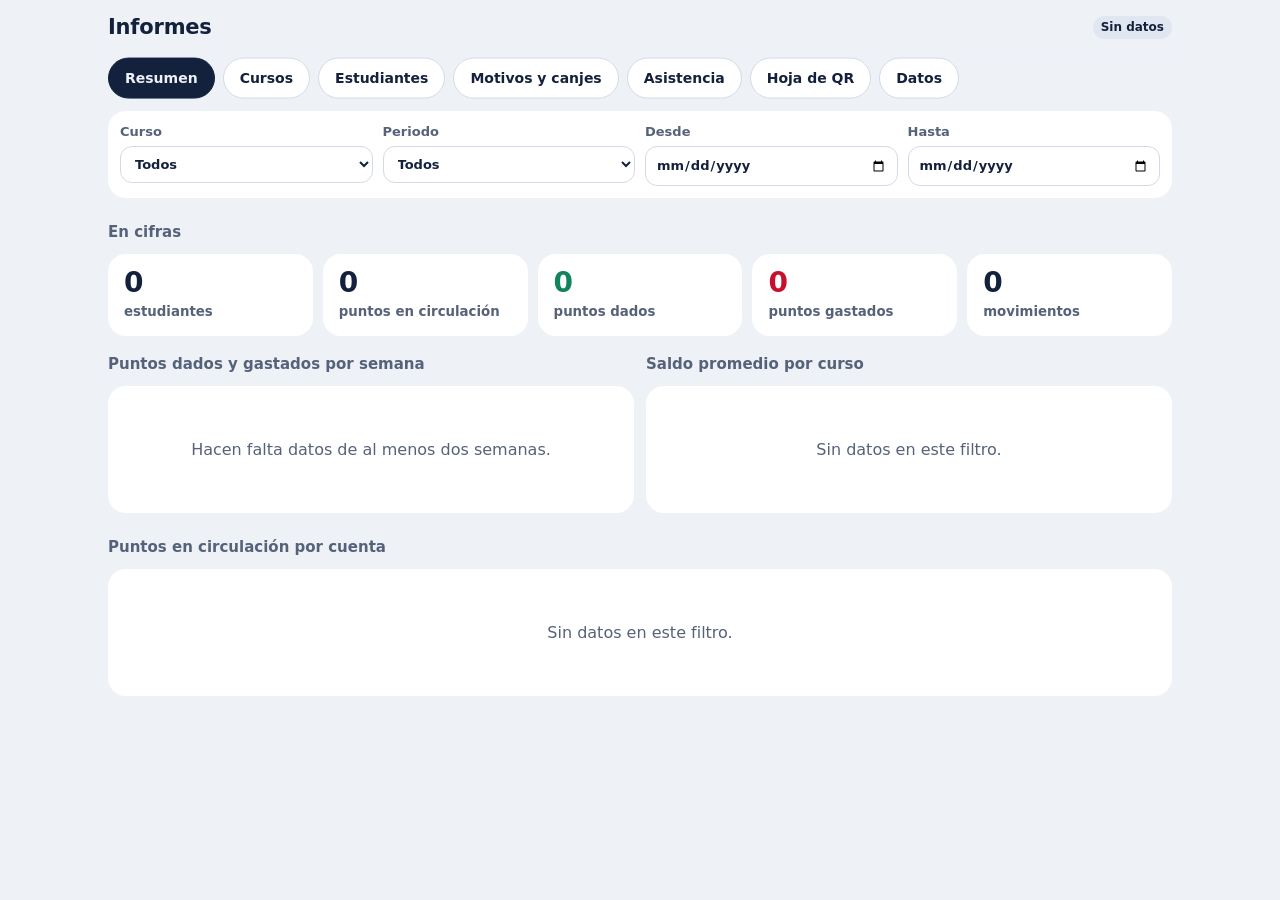
<file: informes/index.html>
<!doctype html>
<html lang="es">
<head>
<meta charset="utf-8">
<meta name="viewport" content="width=device-width, initial-scale=1, viewport-fit=cover">
<meta name="theme-color" content="#5b3fc4">
<link rel="manifest" href="manifest.webmanifest">
<link rel="icon" href="../icon-informes-192.png">
<link rel="apple-touch-icon" href="../icon-informes-192.png">
<title>Informes</title>
<link rel="stylesheet" href="../nucleo.css">
<style>
main{max-width:1100px;padding-bottom:calc(env(safe-area-inset-bottom,0px) + 40px)}
header{max-width:1100px}
.nav-inf{position:sticky;top:calc(env(safe-area-inset-top,0px) + 54px);z-index:4;background:var(--bg);display:flex;gap:8px;overflow-x:auto;padding:4px 18px 10px;max-width:1100px;margin:0 auto}
.nav-inf button{flex:none;border:1.5px solid var(--line);background:var(--surface);color:var(--ink);border-radius:999px;padding:9px 16px;font:inherit;font-weight:700;font-size:14px}
.nav-inf button.act{background:var(--ink);color:var(--bg);border-color:var(--ink)}
.filtros{display:grid;grid-template-columns:repeat(auto-fit,minmax(150px,1fr));gap:10px;background:var(--surface);border-radius:18px;padding:12px}
.filtros label{font-size:13px;font-weight:700;color:var(--muted)}
.filtros select,.filtros input{margin-top:4px;padding:9px 10px}
.grafica svg{max-width:640px;margin:0 auto}
.dos{display:grid;grid-template-columns:repeat(auto-fit,minmax(320px,1fr));gap:12px}
.dos>div>h2{margin-top:18px}
.fila-click{cursor:pointer}
.fila-click:hover td{background:var(--surface2)}
.hojaQR{display:grid;grid-template-columns:repeat(auto-fill,minmax(230px,1fr));gap:12px;margin-top:12px}
.fichaQR{--tc-bg:var(--card);--tc-ink:var(--on-card);background:var(--surface);border-radius:16px;padding:14px;break-inside:avoid;border-top:10px solid var(--tc-bg)}
.fichaQR b{display:block;font-size:17px}
.fichaQR small{color:var(--muted)}
.fichaQR .qr{margin:10px auto 6px;max-width:170px}
.fichaQR .s{font-size:22px;font-weight:800;font-variant-numeric:tabular-nums}
@media print{
  body{background:#fff;color:#000}
  header,.nav-inf,.filtros,.tabbar,.no-imprimir,#toast{display:none!important}
  main{padding:0;max-width:none}
  .tab:not([data-tab=imprimir]){display:none!important}
  .hojaQR{grid-template-columns:repeat(3,1fr);gap:8px}
  .fichaQR{border:1px solid #999;color:#000;background:#fff}
}
</style>
</head>
<body>
<header>
  <h1>Informes</h1>
  <span class="etq" id="fuenteInfo"></span>
</header>
<nav class="nav-inf" id="nav">
  <button data-ir="resumen" class="act">Resumen</button><button data-ir="cursos">Cursos</button><button data-ir="estudiantes">Estudiantes</button>
  <button data-ir="motivos">Motivos y canjes</button><button data-ir="asistencia">Asistencia</button><button data-ir="imprimir">Hoja de QR</button><button data-ir="datos">Datos</button>
</nav>

<main>
  <div class="filtros no-imprimir" id="filtros">
    <label>Curso<select id="fCurso"></select></label>
    <label>Periodo<select id="fPeriodo"></select></label>
    <label>Desde<input type="date" id="fDesde"></label>
    <label>Hasta<input type="date" id="fHasta"></label>
  </div>

  <section class="tab" data-tab="resumen">
    <h2>En cifras</h2>
    <div class="kpis" id="rKpis"></div>
    <div class="dos">
      <div><h2>Puntos dados y gastados por semana</h2><div class="grafica" id="rSemanas"></div></div>
      <div><h2>Saldo promedio por curso</h2><div class="grafica" id="rCursos"></div></div>
    </div>
    <h2>Puntos en circulación por cuenta</h2>
    <div class="grafica" id="rCuentas"></div>
  </section>

  <section class="tab" data-tab="cursos" hidden>
    <div class="tabla-wrap"><table class="t" id="tCursos"></table></div>
    <button class="sec no-imprimir" data-exportar="cursos">Descargar tabla (CSV)</button>
  </section>

  <section class="tab" data-tab="estudiantes" hidden>
    <input id="buscar" type="search" placeholder="Buscar estudiante" style="margin-top:12px">
    <div class="tabla-wrap"><table class="t" id="tEst"></table></div>
    <p class="nota">Toca una fila para ver el detalle. «Inactivo»: sin movimientos en 30 días. «Saldo alto»: más del doble del promedio de su curso.</p>
    <button class="sec no-imprimir" data-exportar="estudiantes">Descargar tabla (CSV)</button>
  </section>

  <section class="tab" data-tab="motivos" hidden>
    <div class="dos">
      <div><h2>Puntos dados por motivo</h2><div class="grafica" id="mDar"></div></div>
      <div><h2>Puntos cobrados por motivo</h2><div class="grafica" id="mCobrar"></div></div>
      <div><h2>Canjes</h2><div class="grafica" id="mCanjes"></div></div>
      <div><h2>Puntos dados por docente</h2><div class="grafica" id="mDocentes"></div></div>
    </div>
  </section>

  <section class="tab" data-tab="asistencia" hidden>
    <div id="aVacio" class="aviso" hidden><b>Sin datos de asistencia</b><p>Usa «Datos de este dispositivo» si tomas asistencia en este teléfono, o importa el CSV que comparte la app de Asistencia.</p></div>
    <h2>Por curso</h2>
    <div class="tabla-wrap"><table class="t" id="aCursos"></table></div>
    <h2>Por estudiante</h2>
    <div class="tabla-wrap"><table class="t" id="aEst"></table></div>
  </section>

  <section class="tab" data-tab="imprimir" hidden>
    <div class="panel no-imprimir">
      <p style="margin-top:0">Una ficha por estudiante con su saldo y un código QR. La familia lo escanea con la cámara de cualquier celular y ve los puntos, cuentas y movimientos en Mis Puntos.</p>
      <p class="nota">Es una foto del registro en este momento. Elige un curso en los filtros de arriba.</p>
      <button class="grande" id="imprimir">Imprimir</button>
    </div>
    <div class="hojaQR" id="hojaQR"></div>
  </section>

  <section class="tab" data-tab="datos" hidden>
    <h2>Fuentes de datos</h2>
    <div class="panel">
      <button class="grande" id="usarLocal" style="margin-top:0">Usar los datos de este dispositivo</button>
      <p class="nota">Toma el Banco de Puntos y la Asistencia de este mismo navegador.</p>
      <label class="sec archivo">Importar CSV (saldos, movimientos o asistencia)<input type="file" id="importar" accept=".csv,text/csv" multiple></label>
      <p class="nota">Puedes importar los archivos de varios docentes: se combinan sin duplicar. Si un estudiante aparece en varios, se usa su versión más reciente.</p>
      <div id="listaFuentes"></div>
      <button class="sec peligro" id="borrar">Borrar los datos de Informes</button>
      <p class="nota">Borrar aquí no afecta al Banco ni a la Asistencia.</p>
    </div>
  </section>
</main>

<script src="../qrcode.js"></script>
<script src="../nucleo.js"></script>
<script>
'use strict';
const { $, $$, esc, fmt } = BP;
const KEY = 'informes.v1';
let I = (() => { try { const d = JSON.parse(localStorage.getItem(KEY)); if (d && d.students) return d; } catch (e) {} return { students: {}, movs: [], asis: [], fuentes: [] }; })();
const guardar = () => { try { localStorage.setItem(KEY, JSON.stringify(I)); } catch (e) { BP.toast('Los datos son muy grandes para guardarlos; seguirán disponibles mientras la página esté abierta.'); } };
let tab = 'resumen', orden = { k: 'nombre', asc: true }, tablas = {};

/* ---------- Combinar datos ---------- */
function unirEstudiante(uid, t, estado) {
  const s = I.students[uid];
  if (!s || t.contador > s.t.contador) I.students[uid] = { uid, t, estado: estado || s?.estado || 'activa' };
  else if (estado === 'bloqueada') s.estado = 'bloqueada';
}
function unirMovs(lista) { const ids = new Set(I.movs.map(m => m.id)); let n = 0; for (const m of lista) { if (!m.id || ids.has(m.id)) continue; I.movs.push(m); ids.add(m.id); n++; } I.movs.sort((a, b) => String(a.fecha).localeCompare(String(b.fecha))); return n; }
function unirAsis(lista) { const k = r => r.sesion + '|' + r.uid, ids = new Set(I.asis.map(k)); let n = 0; for (const r of lista) { if (ids.has(k(r))) continue; I.asis.push(r); ids.add(k(r)); n++; } return n; }
function fuente(nombre, detalle) { I.fuentes = I.fuentes.filter(f => f.nombre !== nombre); I.fuentes.push({ nombre, detalle, fecha: new Date().toISOString() }); }

$('#usarLocal').onclick = () => {
  const db = BP.leerBanco(); let txt = [];
  if (db) { Object.values(db.students).forEach(s => s.t && unirEstudiante(s.uid, BP.clon(s.t), s.estado)); const n = unirMovs(db.movs.map(m => ({ ...m }))); txt.push(`${Object.keys(db.students).length} estudiantes, ${n} movimientos nuevos`); }
  try {
    const a = JSON.parse(localStorage.getItem('asistencia.v1'));
    if (a?.sesiones) { const filas = a.sesiones.filter(s => s.cerrada).flatMap(s => Object.entries(s.reg).map(([uid, r]) => ({ sesion: s.id, fecha: s.fecha, curso: s.curso, franja: s.franja || '', uid, nombre: r.nombre, estado: r.e }))); txt.push(`${unirAsis(filas)} registros de asistencia nuevos`); }
  } catch (e) {}
  if (!txt.length) return BP.toast('No hay datos del Banco ni de Asistencia en este navegador.');
  fuente('Este dispositivo', txt.join('; ')); guardar(); BP.toast('Datos cargados: ' + txt.join('; ') + '.'); pintarTodo();
};
$('#importar').onchange = async e => {
  const files = [...e.target.files]; e.target.value = ''; const res = [];
  for (const f of files) {
    const { cab, filas } = BP.leerCSV(await f.text()), num = (r, k, d) => { const v = parseInt(r[k], 10); return Number.isFinite(v) ? v : d; };
    if (cab.includes('sesion') && cab.includes('estado')) { res.push(`${f.name}: ${unirAsis(filas.map(r => ({ sesion: r.sesion, fecha: r.fecha, curso: r.curso, franja: r.franja, uid: (r.uid || '').toUpperCase(), nombre: r.nombre, estado: r.estado })))} de asistencia`); }
    else if (cab.includes('tipo') && cab.includes('puntos')) { res.push(`${f.name}: ${unirMovs(filas.map(r => ({ ...r, uid: (r.uid || '').toUpperCase(), puntos: num(r, 'puntos', 0), saldo: num(r, 'saldo', 0), cuenta: num(r, 'cuenta', 0), periodo: num(r, 'periodo', 1), contador: num(r, 'contador', 0) })))} movimientos`); }
    else if (cab.includes('uid') && cab.includes('saldo')) {
      let n = 0;
      for (const r of filas) {
        const uid = (r.uid || '').toUpperCase(); if (!uid) continue;
        let t = null; try { if (r.datos_tarjeta) t = BP.decodificar(BP.b64d(r.datos_tarjeta)); } catch (_) {}
        t = t || { cuentas: [], movs: [], contador: 0, ganado: 0, gastado: 0, registro: 0, periodo: 1, color: 0, emoji: 0, nombre: r.nombre || 'Sin nombre', curso: r.curso || '' };
        if (r.cuentas) t.cuentas = r.cuentas.split(/\s+/).map(x => x.split(':').map(Number)).filter(([c, v]) => Number.isFinite(c) && Number.isFinite(v)).map(([c, v]) => ({ c, s: v }));
        else if (!r.datos_tarjeta && r.saldo) t.cuentas = [{ c: 0, s: num(r, 'saldo', 0) }];
        BP.recalcular(t); t.contador = num(r, 'contador', t.contador); t.ganado = num(r, 'ganado', t.ganado); t.gastado = num(r, 'gastado', t.gastado); t.periodo = num(r, 'periodo', t.periodo);
        if (r.nombre) t.nombre = r.nombre; if (r.curso !== undefined) t.curso = r.curso;
        unirEstudiante(uid, t, r.estado === 'bloqueada' ? 'bloqueada' : 'activa'); n++;
      }
      res.push(`${f.name}: ${n} estudiantes`);
    } else res.push(`${f.name}: formato no reconocido`);
    fuente(f.name, res[res.length - 1]);
  }
  guardar(); BP.toast(res.join('. ') + '.'); pintarTodo();
};
$('#borrar').onclick = () => { if (!confirm('¿Borrar todos los datos cargados en Informes?')) return; I = { students: {}, movs: [], asis: [], fuentes: [] }; guardar(); pintarTodo(); };

/* ---------- Filtros ---------- */
const est = () => Object.values(I.students).filter(s => s.estado !== 'bloqueada');
const cursoDe = uid => I.students[uid]?.t.curso;
function filtros() { return { curso: $('#fCurso').value, periodo: $('#fPeriodo').value, desde: $('#fDesde').value, hasta: $('#fHasta').value }; }
function movsF() {
  const f = filtros();
  return I.movs.filter(m => (!f.curso || (m.curso || cursoDe(m.uid)) === f.curso) && (!f.periodo || String(m.periodo) === f.periodo)
    && (!f.desde || m.fecha.slice(0, 10) >= f.desde) && (!f.hasta || m.fecha.slice(0, 10) <= f.hasta));
}
const estF = () => { const f = filtros(); return est().filter(s => !f.curso || s.t.curso === f.curso); };
function pintarFiltros() {
  const cursos = [...new Set(est().map(s => s.t.curso).filter(Boolean))].sort((a, b) => a.localeCompare(b, 'es', { numeric: true }));
  const periodos = [...new Set(I.movs.map(m => m.periodo).filter(Boolean))].sort((a, b) => a - b);
  const c = $('#fCurso'), pc = c.value, p = $('#fPeriodo'), pp = p.value;
  c.innerHTML = '<option value="">Todos</option>' + cursos.map(x => `<option>${esc(x)}</option>`).join(''); c.value = cursos.includes(pc) ? pc : '';
  p.innerHTML = '<option value="">Todos</option>' + periodos.map(x => `<option value="${x}">Periodo ${x}</option>`).join(''); p.value = periodos.map(String).includes(pp) ? pp : '';
  $('#fuenteInfo').textContent = I.fuentes.length ? `${est().length} estudiantes, ${I.movs.length} movimientos` : 'Sin datos';
}
$$('#filtros select, #filtros input').forEach(el => el.onchange = () => pintarTab());

/* ---------- Gráficas ---------- */
const corta = (s, n) => (s = String(s)).length > n ? s.slice(0, n - 1) + '…' : s;
function barras(items, color = 'var(--dar)') {
  if (!items.length) return '<p class="vacio">Sin datos en este filtro.</p>';
  const W = 420, F = 30, L = 130, H = items.length * F + 8, max = Math.max(...items.map(i => i.v), 1);
  return `<svg viewBox="0 0 ${W} ${H}" role="img">` + items.map((it, i) => { const w = (W - L - 70) * Math.max(0, it.v) / max, y = 4 + i * F;
    return `<text x="${L - 8}" y="${y + 19}" text-anchor="end">${esc(corta(it.l, 18))}</text><rect x="${L}" y="${y + 5}" width="${Math.max(w, 1)}" height="${F - 10}" rx="5" fill="${it.c || color}"/><text x="${L + w + 6}" y="${y + 19}">${it.t ?? fmt(it.v)}</text>`; }).join('') + '</svg>';
}
function lineas(etiquetas, series) {
  if (etiquetas.length < 2) return '<p class="vacio">Hacen falta datos de al menos dos semanas.</p>';
  const W = 420, H = 220, P = 38, max = Math.max(1, ...series.flatMap(s => s.v));
  const x = i => P + i * (W - 2 * P) / (etiquetas.length - 1), y = v => H - P - v * (H - 2 * P) / max, paso = Math.ceil(etiquetas.length / 4);
  return `<svg viewBox="0 0 ${W} ${H}" role="img"><line x1="${P}" y1="${H - P}" x2="${W - P}" y2="${H - P}" stroke="var(--line)"/><text x="${P - 6}" y="${y(max) + 4}" text-anchor="end">${fmt(max)}</text><text x="${P - 6}" y="${H - P + 4}" text-anchor="end">0</text>`
    + series.map(s => `<polyline points="${s.v.map((v, i) => `${x(i).toFixed(1)},${y(v).toFixed(1)}`).join(' ')}" fill="none" stroke="${s.c}" stroke-width="3" stroke-linejoin="round" stroke-linecap="round"/>`).join('')
    + etiquetas.map((e, i) => i % paso === 0 || i === etiquetas.length - 1 ? `<text x="${x(i)}" y="${H - P + 18}" text-anchor="middle">${esc(e)}</text>` : '').join('') + '</svg>'
    + `<div class="leyenda">${series.map(s => `<span><i style="background:${s.c}"></i>${esc(s.n)}</span>`).join('')}</div>`;
}
const semana = iso => { const d = new Date(iso); d.setHours(12); d.setDate(d.getDate() - (d.getDay() + 6) % 7); return d.toISOString().slice(0, 10); };
const mediana = a => { if (!a.length) return 0; const s = [...a].sort((x, y) => x - y), m = Math.floor(s.length / 2); return s.length % 2 ? s[m] : (s[m - 1] + s[m]) / 2; };
const esDado = m => (m.tipo === 'dar' || m.tipo === 'apertura') && m.puntos > 0;
const esGasto = m => (m.tipo === 'cobrar' || m.tipo === 'canje') && m.puntos < 0;

/* ---------- Resumen ---------- */
function pintarResumen() {
  const ms = movsF(), es = estF(), dados = ms.filter(esDado).reduce((a, m) => a + m.puntos, 0), gast = ms.filter(esGasto).reduce((a, m) => a - m.puntos, 0);
  $('#rKpis').innerHTML = `<div><b>${fmt(es.length)}</b><small>estudiantes</small></div><div><b>${fmt(es.reduce((a, s) => a + s.t.saldo, 0))}</b><small>puntos en circulación</small></div>
    <div><b class="pos">${fmt(dados)}</b><small>puntos dados</small></div><div><b class="neg">${fmt(gast)}</b><small>puntos gastados</small></div><div><b>${fmt(ms.length)}</b><small>movimientos</small></div>`;
  const sem = [...new Set(ms.map(m => semana(m.fecha)))].sort().slice(-16);
  $('#rSemanas').innerHTML = lineas(sem.map(s => BP.fechaCorta(s)), [
    { n: 'Dados', c: 'var(--dar)', v: sem.map(s => ms.filter(m => esDado(m) && semana(m.fecha) === s).reduce((a, m) => a + m.puntos, 0)) },
    { n: 'Gastados', c: 'var(--cobrar)', v: sem.map(s => ms.filter(m => esGasto(m) && semana(m.fecha) === s).reduce((a, m) => a - m.puntos, 0)) }]);
  const porCurso = {}; es.forEach(s => (porCurso[s.t.curso || 'Sin curso'] = porCurso[s.t.curso || 'Sin curso'] || []).push(s.t.saldo));
  $('#rCursos').innerHTML = barras(Object.entries(porCurso).sort((a, b) => a[0].localeCompare(b[0], 'es', { numeric: true })).map(([c, v]) => ({ l: c, v: Math.round(v.reduce((a, x) => a + x, 0) / v.length), c: BP.PALETA[BP.colorCurso(c)].bg })));
  const cts = {}; es.forEach(s => (s.t.cuentas || []).forEach(x => cts[x.c] = (cts[x.c] || 0) + x.s));
  $('#rCuentas').innerHTML = barras(Object.entries(cts).sort((a, b) => a[0] - b[0]).map(([c, v]) => ({ l: BP.nombreCuenta(+c), v, c: +c === 0 ? 'var(--canje)' : 'var(--dar)' })));
}

/* ---------- Cursos ---------- */
function ultimoMov(uid) { for (let i = I.movs.length - 1; i >= 0; i--) if (I.movs[i].uid === uid) return I.movs[i].fecha; return null; }
const diasDesde = iso => iso ? Math.floor((Date.now() - new Date(iso)) / 864e5) : null;
function pctAsis(filas) { const v = filas.filter(r => r.estado !== 'J'); return v.length ? v.filter(r => r.estado === 'P' || r.estado === 'T').length / v.length : null; }
function pintarCursos() {
  const g = {}; estF().forEach(s => (g[s.t.curso || 'Sin curso'] = g[s.t.curso || 'Sin curso'] || []).push(s));
  const filas = Object.entries(g).sort((a, b) => a[0].localeCompare(b[0], 'es', { numeric: true })).map(([c, ss]) => {
    const v = ss.map(s => s.t.saldo), a = pctAsis(I.asis.filter(r => r.curso === c));
    return { curso: c, estudiantes: ss.length, total: v.reduce((x, y) => x + y, 0), promedio: Math.round(v.reduce((x, y) => x + y, 0) / v.length), mediana: Math.round(mediana(v)), maximo: Math.max(...v), minimo: Math.min(...v), inactivos: ss.filter(s => { const d = diasDesde(ultimoMov(s.uid)); return d === null || d > 30; }).length, asistencia: a === null ? '' : BP.pct(a) };
  });
  tablas.cursos = { filas, cols: ['curso', 'estudiantes', 'total', 'promedio', 'mediana', 'maximo', 'minimo', 'inactivos', 'asistencia'] };
  $('#tCursos').innerHTML = filas.length ? `<thead><tr><th>Curso</th><th class="n">Estudiantes</th><th class="n">Total</th><th class="n">Promedio</th><th class="n">Mediana</th><th class="n">Máximo</th><th class="n">Mínimo</th><th class="n">Inactivos</th><th class="n">Asistencia</th></tr></thead><tbody>`
    + filas.map(f => `<tr><td><b>${esc(f.curso)}</b></td><td class="n">${f.estudiantes}</td><td class="n">${fmt(f.total)}</td><td class="n">${fmt(f.promedio)}</td><td class="n">${fmt(f.mediana)}</td><td class="n">${fmt(f.maximo)}</td><td class="n">${fmt(f.minimo)}</td><td class="n">${f.inactivos}</td><td class="n">${f.asistencia || '–'}</td></tr>`).join('') + '</tbody>'
    : '<tbody><tr><td class="vacio">Sin datos. Ve a la pestaña Datos.</td></tr></tbody>';
}

/* ---------- Estudiantes ---------- */
function filasEst() {
  const es = estF(), prom = {};
  es.forEach(s => { const c = s.t.curso || ''; prom[c] = prom[c] || []; prom[c].push(s.t.saldo); });
  Object.keys(prom).forEach(c => prom[c] = prom[c].reduce((a, x) => a + x, 0) / prom[c].length);
  return es.map(s => { const u = ultimoMov(s.uid), d = diasDesde(u), a = pctAsis(I.asis.filter(r => r.uid === s.uid));
    const alertas = []; if (d === null || d > 30) alertas.push('Inactivo'); if (prom[s.t.curso || ''] > 0 && s.t.saldo > 2 * prom[s.t.curso || '']) alertas.push('Saldo alto'); if (a !== null && a < .8) alertas.push('Asistencia baja');
    return { uid: s.uid, nombre: s.t.nombre, curso: s.t.curso || '', saldo: s.t.saldo, ganados: s.t.ganado, gastados: s.t.gastado, ultimo: u ? u.slice(0, 10) : '', dias: d ?? '', asistencia: a === null ? '' : Math.round(a * 100), alertas: alertas.join(', ') }; });
}
function pintarEst() {
  const q = $('#buscar').value.trim().toLowerCase();
  let f = filasEst().filter(x => !q || (x.nombre + ' ' + x.curso).toLowerCase().includes(q));
  const k = orden.k; f.sort((a, b) => { const x = a[k], y = b[k]; const r = typeof x === 'number' && typeof y === 'number' ? x - y : String(x).localeCompare(String(y), 'es', { numeric: true }); return orden.asc ? r : -r; });
  tablas.estudiantes = { filas: f, cols: ['nombre', 'curso', 'saldo', 'ganados', 'gastados', 'ultimo', 'dias', 'asistencia', 'alertas'] };
  const th = (k, t, n) => `<th data-orden="${k}" class="${n ? 'n' : ''}">${t}${orden.k === k ? (orden.asc ? ' ↑' : ' ↓') : ''}</th>`;
  $('#tEst').innerHTML = `<thead><tr>${th('nombre', 'Estudiante')}${th('curso', 'Curso')}${th('saldo', 'Saldo', 1)}${th('ganados', 'Ganados', 1)}${th('gastados', 'Gastados', 1)}${th('ultimo', 'Último mov.')}${th('asistencia', 'Asistencia', 1)}<th>Alertas</th></tr></thead><tbody>`
    + (f.map(x => `<tr class="fila-click" data-uid="${esc(x.uid)}"><td><b>${esc(x.nombre)}</b></td><td>${esc(x.curso)}</td><td class="n">${fmt(x.saldo)}</td><td class="n pos">${fmt(x.ganados)}</td><td class="n neg">${fmt(x.gastados)}</td><td>${x.ultimo ? BP.fechaCorta(x.ultimo) : '–'}</td><td class="n">${x.asistencia === '' ? '–' : x.asistencia + ' %'}</td><td>${x.alertas.split(', ').filter(Boolean).map(a => `<span class="etq ${a === 'Inactivo' ? '' : 'warn'}">${a}</span>`).join(' ')}</td></tr>`).join('') || '<tr><td class="vacio">Sin datos.</td></tr>') + '</tbody>';
}
$('#buscar').oninput = pintarEst;
$('#tEst').onclick = e => {
  const h = e.target.closest('[data-orden]'); if (h) { const k = h.dataset.orden; orden = { k, asc: orden.k === k ? !orden.asc : k === 'nombre' || k === 'curso' }; return pintarEst(); }
  const r = e.target.closest('[data-uid]'); if (r) detalle(r.dataset.uid);
};
function detalle(uid) {
  const s = I.students[uid], ms = I.movs.filter(m => m.uid === uid);
  const graf = ms.length >= 2 ? lineas(ms.map(m => BP.fechaCorta(m.fecha)), [{ n: 'Saldo total', c: 'var(--dar)', v: ms.map(m => m.saldo || 0) }]) : '<p class="vacio">Hacen falta más movimientos para la gráfica.</p>';
  BP.abrirHoja(`${BP.tarjetaHTML(s.t, '')}${BP.cuentasHTML(s.t)}<h3>Evolución</h3><div class="grafica">${graf}</div>
    <h3>Movimientos (${ms.length})</h3><div class="movs">${ms.slice().reverse().slice(0, 60).map(m => `<div class="mov"><span><b>${esc(m.motivo || BP.nombreMotivo(m.tipo, m.codigo))}</b>${m.observacion ? `<i>${esc(m.observacion)}</i>` : ''}<small>${BP.cuando(m.fecha)}${m.docente ? ', ' + esc(m.docente) : ''}${m.cuenta_nombre ? ', cuenta ' + esc(m.cuenta_nombre) : ''}</small></span>${BP.signo(m.puntos)}</div>`).join('') || '<p class="vacio">Sin movimientos cargados.</p>'}</div>
    <button class="sec" data-x>Cerrar</button>`);
}

/* ---------- Motivos y canjes ---------- */
function agrupar(ms, clave, valor) { const g = {}; ms.forEach(m => { const k = clave(m); g[k] = (g[k] || 0) + valor(m); }); return Object.entries(g).sort((a, b) => b[1] - a[1]).slice(0, 12).map(([l, v]) => ({ l, v })); }
function pintarMotivos() {
  const ms = movsF();
  $('#mDar').innerHTML = barras(agrupar(ms.filter(m => m.tipo === 'dar' && m.puntos > 0), m => m.motivo || BP.nombreMotivo(m.tipo, m.codigo), m => m.puntos));
  $('#mCobrar').innerHTML = barras(agrupar(ms.filter(m => m.tipo === 'cobrar'), m => m.motivo || BP.nombreMotivo(m.tipo, m.codigo), m => -m.puntos), 'var(--cobrar)');
  const cj = {}; ms.filter(m => m.tipo === 'canje').forEach(m => { const k = (m.motivo || BP.nombreMotivo('canje', m.codigo)).replace(/^Canje: /, ''); cj[k] = cj[k] || { n: 0, p: 0 }; cj[k].n++; cj[k].p -= m.puntos; });
  $('#mCanjes').innerHTML = barras(Object.entries(cj).sort((a, b) => b[1].n - a[1].n).map(([l, x]) => ({ l, v: x.n, t: `${x.n} (${fmt(x.p)} pts)` })), 'var(--canje)');
  $('#mDocentes').innerHTML = barras(agrupar(ms.filter(esDado), m => m.docente || 'Sin nombre', m => m.puntos));
}

/* ---------- Asistencia ---------- */
function pintarAsis() {
  const f = filtros(), rs = I.asis.filter(r => (!f.curso || r.curso === f.curso) && (!f.desde || r.fecha >= f.desde) && (!f.hasta || r.fecha <= f.hasta));
  $('#aVacio').hidden = rs.length > 0;
  const g = {}; rs.forEach(r => (g[r.curso] = g[r.curso] || []).push(r));
  $('#aCursos').innerHTML = rs.length ? '<thead><tr><th>Curso</th><th class="n">Sesiones</th><th class="n">A tiempo</th><th class="n">Tarde</th><th class="n">Justificadas</th><th class="n">Ausencias</th><th class="n">Asistencia</th></tr></thead><tbody>'
    + Object.entries(g).sort((a, b) => a[0].localeCompare(b[0], 'es', { numeric: true })).map(([c, x]) => { const n = e => x.filter(r => r.estado === e).length;
      return `<tr><td><b>${esc(c)}</b></td><td class="n">${new Set(x.map(r => r.sesion)).size}</td><td class="n">${n('P')}</td><td class="n">${n('T')}</td><td class="n">${n('J')}</td><td class="n">${n('A')}</td><td class="n"><b>${BP.pct(pctAsis(x))}</b></td></tr>`; }).join('') + '</tbody>' : '';
  const u = {}; rs.forEach(r => (u[r.uid] = u[r.uid] || []).push(r));
  $('#aEst').innerHTML = rs.length ? '<thead><tr><th>Estudiante</th><th>Curso</th><th class="n">P</th><th class="n">T</th><th class="n">J</th><th class="n">A</th><th class="n">%</th></tr></thead><tbody>'
    + Object.entries(u).map(([uid, x]) => ({ uid, x, p: pctAsis(x), n: x[x.length - 1].nombre, c: x[0].curso })).sort((a, b) => (a.p ?? 1) - (b.p ?? 1)).map(o => { const n = e => o.x.filter(r => r.estado === e).length;
      return `<tr><td><b>${esc(o.n)}</b></td><td>${esc(o.c)}</td><td class="n">${n('P')}</td><td class="n">${n('T')}</td><td class="n">${n('J')}</td><td class="n">${n('A')}</td><td class="n"><b class="${o.p !== null && o.p < .8 ? 'neg' : ''}">${o.p === null ? '–' : BP.pct(o.p)}</b></td></tr>`; }).join('') + '</tbody>' : '';
}

/* ---------- Hoja de QR ---------- */
function pintarQR() {
  const f = filtros();
  if (!f.curso) { $('#hojaQR').innerHTML = '<p class="vacio">Elige un curso en los filtros de arriba.</p>'; return; }
  const es = estF().sort((a, b) => a.t.nombre.localeCompare(b.t.nombre, 'es')), hoy = new Date().toLocaleDateString('es-CO', { day: 'numeric', month: 'long', year: 'numeric' });
  $('#hojaQR').innerHTML = es.map(s => `<div class="fichaQR" style="${BP.estilo(s.t)}"><b>${BP.emojiDe(s.t)} ${esc(s.t.nombre)}</b><small>${esc(s.t.curso)}</small>
    <div class="qr">${BP.qrSVG(BP.urlDesdeRegistro(s.t))}</div><div class="s">${fmt(s.t.saldo)} puntos</div><small>Datos del ${hoy}. Escanea para ver cuentas y movimientos.</small></div>`).join('') || '<p class="vacio">No hay estudiantes en este curso.</p>';
}
$('#imprimir').onclick = () => { if (!filtros().curso) return BP.toast('Elige un curso primero.'); window.print(); };

/* ---------- Datos ---------- */
function pintarDatos() {
  $('#listaFuentes').innerHTML = I.fuentes.length ? '<h3>Cargado</h3>' + I.fuentes.map(f => `<div class="mov"><span><b>${esc(f.nombre)}</b><small>${esc(f.detalle)}, ${BP.cuando(f.fecha)}</small></span></div>`).join('') : '<p class="vacio">Todavía no hay datos cargados.</p>';
}

/* ---------- Exportar tablas ---------- */
$$('[data-exportar]').forEach(b => b.onclick = () => { const t = tablas[b.dataset.exportar]; if (t) BP.descargar(`informe-${b.dataset.exportar}-${BP.hoyISO()}.csv`, BP.aCSV(t.filas, t.cols)); });

/* ---------- Navegación ---------- */
function pintarTab() {
  pintarFiltros();
  ({ resumen: pintarResumen, cursos: pintarCursos, estudiantes: pintarEst, motivos: pintarMotivos, asistencia: pintarAsis, imprimir: pintarQR, datos: pintarDatos })[tab]();
}
const pintarTodo = () => pintarTab();
$('#nav').onclick = e => { const b = e.target.closest('[data-ir]'); if (!b) return; tab = b.dataset.ir; $$('#nav button').forEach(x => x.classList.toggle('act', x === b)); $$('.tab').forEach(s => s.hidden = s.dataset.tab !== tab); $('#filtros').hidden = tab === 'datos'; pintarTab(); };

(async () => {
  BP.montarUI(); BP.registrarSW();
  await BP.bloquearSiHaceFalta(BP.leerBanco()?.cfg);
  if (!I.fuentes.length && BP.leerBanco()) $('#usarLocal').click();
  pintarTodo();
  BP.actualizarCatalogo().then(ok => ok && pintarTab());
})();
</script>
</body>
</html>
</file>
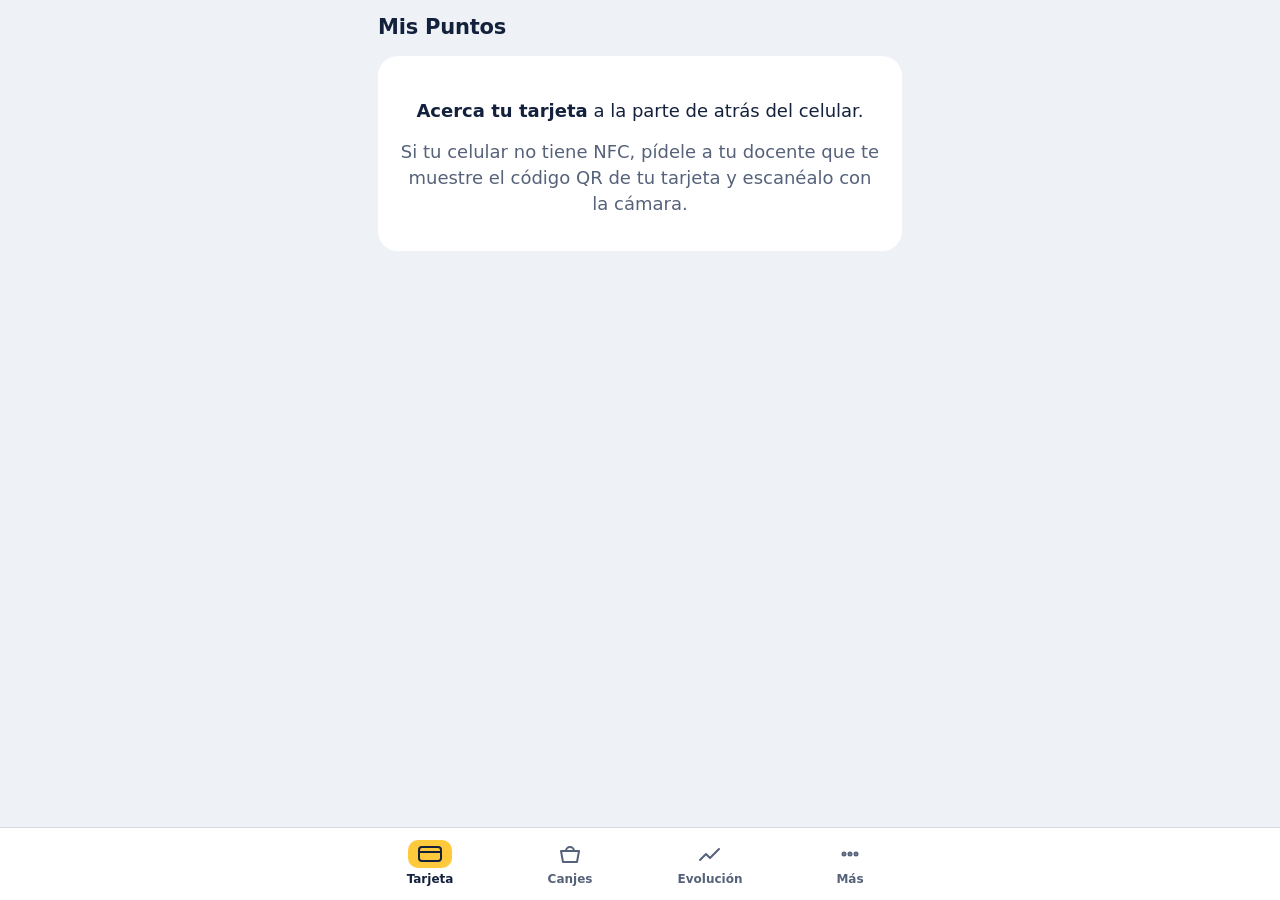
<file: mis-puntos/index.html>
<!doctype html>
<html lang="es">
<head>
<meta charset="utf-8">
<meta name="viewport" content="width=device-width, initial-scale=1, viewport-fit=cover">
<meta name="theme-color" content="#ffc93c">
<link rel="manifest" href="manifest.webmanifest">
<link rel="icon" href="../icon-mis-puntos-192.png">
<link rel="apple-touch-icon" href="../icon-mis-puntos-192.png">
<title>Mis Puntos</title>
<link rel="stylesheet" href="../nucleo.css">
<style>
.quien{display:flex;align-items:center;gap:10px;border:0;background:var(--surface);color:var(--ink);font:inherit;font-weight:800;padding:6px 12px 6px 6px;border-radius:999px;max-width:70%}
.quien span:last-child{white-space:nowrap;overflow:hidden;text-overflow:ellipsis}
.quien .av{width:32px;height:32px;font-size:12px}
.quien .av.e{font-size:18px}
.cambio-u{text-align:center;font-size:17px;font-weight:800;margin:14px 0 0}
.leido{text-align:center;color:var(--muted);font-size:14px;margin-top:8px}
.premio{background:var(--surface);border-radius:18px;padding:14px 16px;margin-top:10px}
.premio .cab{display:flex;justify-content:space-between;gap:10px;align-items:baseline}
.premio .cab b{font-size:17px}
.premio .cab span{font-weight:800;white-space:nowrap}
.barra{height:12px;border-radius:999px;background:var(--surface2);margin:10px 0 6px;overflow:hidden}
.barra i{display:block;height:100%;border-radius:999px;background:var(--dar)}
.premio small{color:var(--muted)}
.premio.listo{outline:2px solid var(--dar)}
.ayuda p{margin:6px 0}
</style>
</head>
<body>
<header>
  <h1>Mis Puntos</h1>
  <button class="quien" id="quien" hidden></button>
</header>

<main>
  <section class="tab" data-tab="tarjeta">
    <div id="sinDatos" class="panel espera" hidden>
      <p><b>Acerca tu tarjeta</b> a la parte de atrás del celular.</p>
      <p class="nota">Si tu celular no tiene NFC, pídele a tu docente que te muestre el código QR de tu tarjeta y escanéalo con la cámara.</p>
    </div>
    <div id="conDatos" hidden>
      <div id="vTarjeta"></div>
      <p class="cambio-u" id="cambio"></p>
      <p class="leido" id="leido"></p>
      <h2>Mis cuentas</h2><div id="vCuentas"></div>
      <div id="vCifras"></div>
      <h2>Últimos movimientos</h2><div id="vMovs"></div>
    </div>
  </section>

  <section class="tab" data-tab="tienda" hidden>
    <p class="nota" style="margin-top:0">Los canjes los hace tu docente con tu tarjeta. Aquí ves cuánto te falta para cada uno.</p>
    <div id="vTienda"></div>
  </section>

  <section class="tab" data-tab="evolucion" hidden>
    <div class="grafica" id="vGrafica"></div>
    <h2>Mis consultas</h2>
    <div id="vHist" class="movs" style="background:var(--surface);border-radius:16px;padding:0 14px"></div>
  </section>

  <section class="tab" data-tab="mas" hidden>
    <h2>Personalizar en este celular</h2>
    <div class="panel">
      <p class="nota" style="margin-top:0">Cambia cómo ves tu tarjeta aquí. No cambia la tarjeta física ni lo que ve tu docente.</p>
      <div class="paleta" id="pColores"></div>
      <div class="emojis" id="pEmojis" style="margin-top:12px"></div>
      <button class="sec" id="pQuitar">Volver al diseño original</button>
    </div>
    <h2>Tarjetas guardadas</h2>
    <p class="nota">Si eres acudiente, puedes guardar las tarjetas de varios hijos: acerca o escanea cada una.</p>
    <div id="vPerfiles" class="lista"></div>
    <h2>Cómo ver mis puntos</h2>
    <div class="panel ayuda">
      <p><b>Con NFC:</b> acerca la tarjeta a la parte de atrás del celular. Se abre esta página con tus puntos.</p>
      <p><b>Sin NFC:</b> tu docente puede mostrarte un código QR con tus puntos. Escanéalo con la cámara.</p>
      <p><b>Sin internet:</b> después de abrirla una vez, la app funciona sin conexión.</p>
      <p class="nota">Lo que ves es lo que tenía la tarjeta al leerla. Para ver los puntos más recientes, vuelve a acercarla. El registro oficial lo lleva tu docente.</p>
    </div>
  </section>
</main>

<nav class="tabbar"><div>
  <button data-ir="tarjeta" class="act"><svg viewBox="10 0 24 24"><rect x="11" y="5" width="22" height="14" rx="3"/><path d="M11 10h22"/></svg>Tarjeta</button>
  <button data-ir="tienda"><svg viewBox="10 0 24 24"><path d="M13 9h18l-2 11H15z"/><path d="M18 9a4 4 0 0 1 8 0"/></svg>Canjes</button>
  <button data-ir="evolucion"><svg viewBox="10 0 24 24"><path d="M12 18l6-6 4 4 9-9"/></svg>Evolución</button>
  <button data-ir="mas"><svg viewBox="10 0 24 24"><circle cx="16" cy="12" r="1.5"/><circle cx="22" cy="12" r="1.5"/><circle cx="28" cy="12" r="1.5"/></svg>Más</button>
</div></nav>

<script src="../nucleo.js"></script>
<script>
'use strict';
const { $, $$, esc, fmt } = BP;
const KEY = 'misPuntos.v3';
const D = (() => { try { const d = JSON.parse(localStorage.getItem(KEY)); if (d && d.perfiles) return d; } catch (e) {} return { perfiles: {}, actual: '' }; })();
const guardar = () => { try { localStorage.setItem(KEY, JSON.stringify(D)); } catch (e) {} };
const claveDe = t => `${t.nombre}|${t.curso}|${t.registro ?? ''}`;
const perfil = () => D.perfiles[D.actual];
// Vista con la personalización local aplicada (solo en este celular).
const vistaDe = pf => { const t = BP.clon(pf.ultimo.t); if (pf.local) { if (pf.local.color != null) t.color = pf.local.color; if (pf.local.emoji != null) t.emoji = pf.local.emoji; } return t; };

/* ---------- Lectura desde el enlace (NFC o QR) ---------- */
let cambio = null;
const leida = BP.leerTexto(location.hash);
if (location.hash) history.replaceState(null, '', location.pathname);
if (leida && leida.t) {
  const t = leida.t, k = claveDe(t), pf = D.perfiles[k] || (D.perfiles[k] = { snaps: [] });
  const previa = pf.ultimo;
  if (!previa || previa.t.contador !== t.contador) pf.snaps.push({ f: new Date().toISOString(), saldo: t.saldo, c: t.contador });
  pf.snaps = pf.snaps.slice(-120);
  if (previa && previa.t.contador !== t.contador) cambio = t.saldo - previa.t.saldo;
  pf.ultimo = { t, f: new Date().toISOString() }; D.actual = k; guardar();
} else if (leida) BP.toast('No se pudo leer la tarjeta. Pide a tu docente que la revise.');
if (!D.perfiles[D.actual]) D.actual = Object.keys(D.perfiles)[0] || '';

/* ---------- Tarjeta ---------- */
function pintarTarjeta() {
  const pf = perfil();
  $('#sinDatos').hidden = !!pf; $('#conDatos').hidden = !pf;
  const q = $('#quien'); q.hidden = !pf || Object.keys(D.perfiles).length < 2;
  if (!pf) return;
  const t = vistaDe(pf);
  if (!q.hidden) q.innerHTML = `${BP.avatar(t)}<span>${esc(t.nombre)}</span>`;
  $('#vTarjeta').innerHTML = BP.tarjetaHTML(t, t.periodo ? `<span class="badge">Periodo ${t.periodo}</span>` : '');
  document.querySelector('meta[name=theme-color]').content = BP.temaDe(t).bg;
  const c = $('#cambio');
  c.textContent = cambio === null ? '' : cambio === 0 ? 'Mismo saldo que en tu última consulta' : `${cambio > 0 ? '+' : '−'}${fmt(Math.abs(cambio))} puntos desde tu última consulta`;
  c.className = 'cambio-u ' + (cambio > 0 ? 'pos' : cambio < 0 ? 'neg' : '');
  $('#leido').textContent = 'Leída el ' + BP.cuando(pf.ultimo.f);
  $('#vCuentas').innerHTML = BP.cuentasHTML(t) || '<p class="vacio">Aún no tienes puntos.</p>';
  $('#vCifras').innerHTML = `<div class="cifras"><div><b class="num pos">${fmt(t.ganado)}</b><small>ganados en total</small></div><div><b class="num neg">${fmt(t.gastado)}</b><small>gastados en total</small></div></div>`;
  $('#vMovs').innerHTML = BP.movsTarjetaHTML(t);
}
$('#quien').onclick = () => irA('mas');

/* ---------- Canjes con metas ---------- */
function pintarTienda() {
  const pf = perfil(), cj = BP.cat.canjes || [];
  if (!pf) { $('#vTienda').innerHTML = '<p class="vacio">Acerca tu tarjeta primero.</p>'; return; }
  if (!cj.length) { $('#vTienda').innerHTML = '<p class="vacio">Tu colegio todavía no ha publicado canjes.</p>'; return; }
  const t = pf.ultimo.t, docentes = (t.cuentas || []).filter(x => x.c !== 0);
  const filas = cj.map(c => {
    let disp, de;
    if ((c.cuenta || 'docente') === 'institucional') { disp = BP.saldoCuenta(t, 0); de = 'con tu cuenta ' + BP.nombreCuenta(0); }
    else if (c.docente) { disp = BP.saldoCuenta(t, c.docente); de = 'con tu cuenta de ' + BP.nombreDocente(c.docente); }
    else { const m = docentes.sort((a, b) => b.s - a.s)[0]; disp = m ? m.s : 0; de = m ? 'con la cuenta de un docente (tu mayor: ' + BP.nombreCuenta(m.c) + ')' : 'con la cuenta de un docente'; }
    return { c, disp, de, avance: Math.min(1, disp / c.precio) };
  }).sort((a, b) => b.avance - a.avance);
  $('#vTienda').innerHTML = filas.map(f => `<div class="premio ${f.avance >= 1 ? 'listo' : ''}"><div class="cab"><b>${esc(f.c.nombre)}</b><span class="num">${fmt(f.c.precio)} pts</span></div>
    <div class="barra"><i style="width:${Math.round(f.avance * 100)}%"></i></div>
    <small>${f.avance >= 1 ? '<b class="pos">¡Te alcanza!</b> ' : `Te faltan <b>${fmt(f.c.precio - f.disp)}</b> puntos `}${esc(f.de)}.</small></div>`).join('');
}

/* ---------- Evolución ---------- */
function pintarEvolucion() {
  const pf = perfil();
  if (!pf) { $('#vGrafica').innerHTML = '<p class="vacio">Acerca tu tarjeta primero.</p>'; $('#vHist').innerHTML = ''; return; }
  const s = pf.snaps;
  if (s.length < 2) $('#vGrafica').innerHTML = '<p class="vacio" style="padding:12px">Tu gráfica aparecerá cuando consultes tu tarjeta en al menos dos momentos distintos.</p>';
  else {
    const W = 340, H = 180, P = 28, max = Math.max(...s.map(x => x.saldo), 1);
    const xs = i => P + i * (W - 2 * P) / (s.length - 1), ys = v => H - P - v * (H - 2 * P) / max;
    const pts = s.map((x, i) => `${xs(i).toFixed(1)},${ys(x.saldo).toFixed(1)}`).join(' ');
    $('#vGrafica').innerHTML = `<svg viewBox="0 0 ${W} ${H}" role="img" aria-label="Evolución de mis puntos">
      <line x1="${P}" y1="${H - P}" x2="${W - P}" y2="${H - P}" stroke="var(--line)"/>
      <polyline points="${pts}" fill="none" stroke="var(--dar)" stroke-width="3" stroke-linejoin="round" stroke-linecap="round"/>
      ${s.map((x, i) => `<circle cx="${xs(i)}" cy="${ys(x.saldo)}" r="4" fill="var(--dar)"/>`).join('')}
      <text x="${P}" y="${H - 8}">${BP.fechaCorta(s[0].f)}</text><text x="${W - P}" y="${H - 8}" text-anchor="end">${BP.fechaCorta(s[s.length - 1].f)}</text>
      <text x="${P}" y="${ys(max) - 8}">${fmt(max)} pts</text></svg>`;
  }
  $('#vHist').innerHTML = s.slice().reverse().map((x, i, a) => { const d = i < a.length - 1 ? x.saldo - a[i + 1].saldo : null;
    return `<div class="mov"><span><b class="num">${fmt(x.saldo)} pts</b><small>${BP.cuando(x.f)}</small></span>${d === null ? '' : BP.signo(d)}</div>`; }).join('');
}

/* ---------- Más: personalizar y perfiles ---------- */
function pintarMas() {
  const pf = perfil(), t = pf ? vistaDe(pf) : null;
  $('#pColores').innerHTML = BP.PALETA.map((p, i) => i ? `<button data-col="${i}" aria-label="${p.n}" title="${p.n}" class="${t && t.color === i ? 'act' : ''}" style="background:${p.bg}"></button>` : '').join('');
  $('#pEmojis').innerHTML = BP.EMOJIS.map((e, i) => `<button data-emo="${i}" aria-label="${i ? e : 'Sin emoji'}" class="${t && (t.emoji || 0) === i ? 'act' : ''}">${i ? e : '∅'}</button>`).join('');
  $('#vPerfiles').innerHTML = Object.entries(D.perfiles).map(([k, p]) => { const v = vistaDe(p);
    return `<div class="fila-est"><button class="nm" data-ver="${esc(k)}" style="border:0;background:none;text-align:left;font:inherit;color:inherit;display:flex;align-items:center;gap:12px">${BP.avatar(v)}<span><b>${esc(v.nombre)}</b><small>${esc(v.curso || '')}, ${fmt(v.saldo)} pts${k === D.actual ? ', viendo ahora' : ''}</small></span></button><button class="mini" data-borrar="${esc(k)}">Quitar</button></div>`; }).join('') || '<p class="vacio">Aún no hay tarjetas guardadas.</p>';
}
$('#pColores').onclick = e => { const b = e.target.closest('[data-col]'); const pf = perfil(); if (!b || !pf) return; pf.local = Object.assign(pf.local || {}, { color: +b.dataset.col }); guardar(); pintarMas(); pintarTarjeta(); };
$('#pEmojis').onclick = e => { const b = e.target.closest('[data-emo]'); const pf = perfil(); if (!b || !pf) return; pf.local = Object.assign(pf.local || {}, { emoji: +b.dataset.emo }); guardar(); pintarMas(); pintarTarjeta(); };
$('#pQuitar').onclick = () => { const pf = perfil(); if (!pf) return; delete pf.local; guardar(); pintarMas(); pintarTarjeta(); };
$('#vPerfiles').onclick = e => {
  const v = e.target.closest('[data-ver]'), b = e.target.closest('[data-borrar]');
  if (v) { D.actual = v.dataset.ver; cambio = null; guardar(); pintarMas(); irA('tarjeta'); }
  if (b && confirm('¿Quitar esta tarjeta de este celular? Se borra también su historial de consultas aquí.')) { delete D.perfiles[b.dataset.borrar]; if (D.actual === b.dataset.borrar) D.actual = Object.keys(D.perfiles)[0] || ''; guardar(); pintarMas(); pintarTarjeta(); }
};

/* ---------- Navegación ---------- */
function irA(t) {
  $$('.tab').forEach(s => s.hidden = s.dataset.tab !== t);
  $$('.tabbar button').forEach(b => b.classList.toggle('act', b.dataset.ir === t));
  ({ tarjeta: pintarTarjeta, tienda: pintarTienda, evolucion: pintarEvolucion, mas: pintarMas })[t]();
  scrollTo(0, 0);
}
$$('.tabbar button').forEach(b => b.onclick = () => irA(b.dataset.ir));
BP.montarUI(); BP.registrarSW(); pintarTarjeta();
BP.actualizarCatalogo().then(ok => { if (ok) { pintarTarjeta(); if (!$('[data-tab=tienda]').hidden) pintarTienda(); } });
</script>
</body>
</html>
</file>
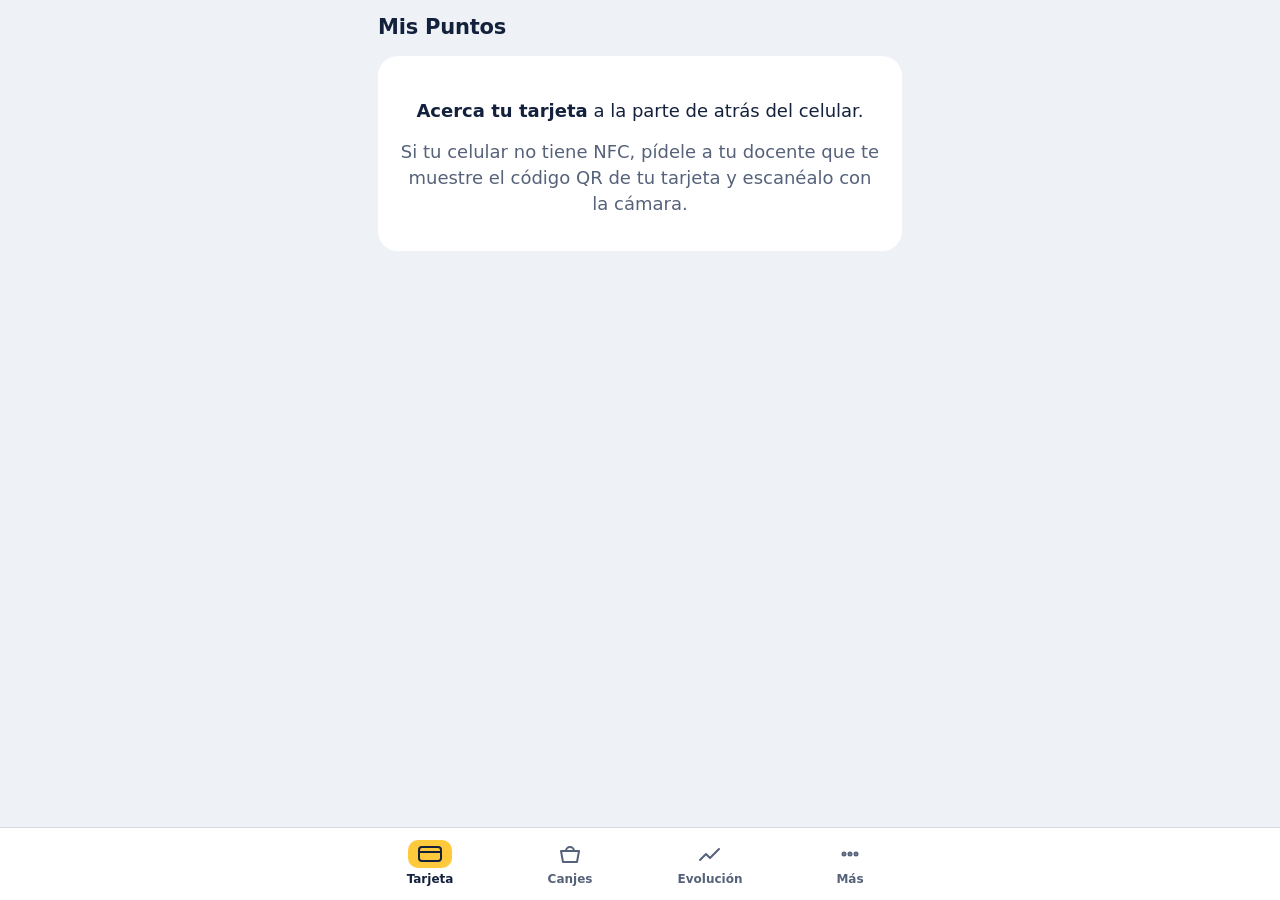
<file: saldo.html>
<!doctype html>
<html lang="es">
<head>
<meta charset="utf-8">
<meta name="viewport" content="width=device-width, initial-scale=1">
<title>Mis Puntos</title>
<!-- Las tarjetas apuntan a esta dirección. Solo redirige a Mis Puntos conservando los datos de la tarjeta (#d=…). -->
<script>location.replace('mis-puntos/' + location.hash);</script>
</head>
<body style="font-family:system-ui,sans-serif;padding:24px">
<p>Abriendo Mis Puntos… <a href="mis-puntos/">Toca aquí si no se abre.</a></p>
</body>
</html>
</file>
<file: nucleo.css>
:root{
  --bg:#eef2f7; --surface:#ffffff; --surface2:#e1e7f0; --ink:#14213d; --muted:#56627a; --line:#d3dae6;
  --brand:#14213d; --on-brand:#ffffff; --card:#ffc93c; --on-card:#14213d;
  --dar:#11845b; --on-dar:#ffffff; --dar-bg:#d8f0e5;
  --cobrar:#c8102e; --on-cobrar:#ffffff; --cobrar-bg:#f8dade;
  --canje:#5b3fc4; --on-canje:#ffffff;
  --warn:#8a5a00; --warn-bg:#fff0c7; --bad:#a3122a; --bad-bg:#f8dade;
  color-scheme:light;
}
@media (prefers-color-scheme:dark){
  :root{
    --bg:#0d1424; --surface:#16203a; --surface2:#222e4d; --ink:#e7ecf6; --muted:#9aa6c0; --line:#2b3858;
    --brand:#ffc93c; --on-brand:#14213d;
    --dar:#4fd39a; --on-dar:#062418; --dar-bg:#123a2b;
    --cobrar:#ff7a8a; --on-cobrar:#2a0610; --cobrar-bg:#3d1520;
    --canje:#b4a2ff; --on-canje:#1a1040;
    --warn:#ffd36b; --warn-bg:#3a2f12; --bad:#ff8a9a; --bad-bg:#3d1520;
    color-scheme:dark;
  }
}
*{box-sizing:border-box}
[hidden]{display:none!important}
html,body{margin:0}
body{background:var(--bg);color:var(--ink);font:16px/1.45 ui-rounded,"SF Pro Rounded","Nunito","Varela Round",system-ui,-apple-system,"Segoe UI",Roboto,sans-serif;-webkit-tap-highlight-color:transparent}
button{cursor:pointer}
button:focus-visible,input:focus-visible,select:focus-visible,textarea:focus-visible{outline:3px solid var(--card);outline-offset:2px}
.num{font-variant-numeric:tabular-nums}

header{position:sticky;top:0;z-index:5;background:var(--bg);padding:calc(env(safe-area-inset-top,0px) + 12px) 18px 10px;display:flex;align-items:center;justify-content:space-between;gap:12px;max-width:560px;margin:0 auto}
header h1{font-size:21px;margin:0;font-weight:800;letter-spacing:-.01em}
.pill{border:0;border-radius:999px;padding:8px 12px;font:inherit;font-size:13px;font-weight:700;display:inline-flex;align-items:center;gap:7px;background:var(--surface2);color:var(--muted)}
.pill i{width:8px;height:8px;border-radius:50%;background:currentColor}
.pill.on{background:var(--dar-bg);color:var(--dar)}
.pill.off{background:var(--warn-bg);color:var(--warn)}
.pill.no{background:var(--bad-bg);color:var(--bad)}

main{padding:4px 18px calc(env(safe-area-inset-bottom,0px) + 180px);max-width:560px;margin:0 auto}
h2{font-size:15px;color:var(--muted);margin:24px 0 10px;font-weight:700}
.panel{background:var(--surface);border-radius:20px;padding:16px}
.sep{height:1px;background:var(--line);margin:16px 0}

.seg{display:grid;grid-auto-flow:column;grid-auto-columns:1fr;background:var(--surface2);border-radius:16px;padding:4px;gap:4px}
.seg button{border:0;background:transparent;font:inherit;font-weight:800;font-size:16px;padding:13px 6px;border-radius:12px;color:var(--muted)}
.seg button.act[data-t=dar]{background:var(--dar);color:var(--on-dar)}
.seg button.act[data-t=cobrar]{background:var(--cobrar);color:var(--on-cobrar)}
.seg button.act[data-t=canje]{background:var(--canje);color:var(--on-canje)}

.monto{display:flex;align-items:center;gap:8px;margin-top:14px;padding:14px}
.monto>div{flex:1;text-align:center}
.monto input{width:100%;border:0;background:transparent;text-align:center;font:inherit;font-size:64px;font-weight:800;color:var(--ink);letter-spacing:-.03em;padding:0;line-height:1.1}
.monto small{display:block;color:var(--muted);font-weight:600}
.redondo{width:54px;height:54px;border-radius:50%;border:0;background:var(--surface2);font:inherit;font-size:28px;font-weight:700;color:var(--ink);flex:none}

.chips{display:flex;flex-wrap:wrap;gap:8px;margin-top:12px}
.chip{border:1.5px solid var(--line);background:var(--surface);color:var(--ink);border-radius:999px;padding:8px 14px;font:inherit;font-size:14px;font-weight:700}

.canjes{display:grid;gap:8px}
.canje{display:flex;justify-content:space-between;align-items:center;gap:12px;width:100%;text-align:left;border:2px solid var(--line);background:var(--surface);color:var(--ink);border-radius:16px;padding:14px 16px;font:inherit;font-weight:700}
.canje.act{border-color:var(--canje)}
.canje b{font-size:18px;white-space:nowrap}

input,select,textarea{font:inherit;color:var(--ink);background:var(--surface);border:1.5px solid var(--line);border-radius:12px;padding:12px 14px;width:100%}
select{appearance:auto}
label.campo{display:block;font-size:14px;font-weight:700;color:var(--muted);margin-top:12px}
label.campo:first-child{margin-top:0}
label.campo input,label.campo select{margin-top:6px}
.switch{display:flex;gap:12px;align-items:flex-start;margin:16px 0 4px;font-weight:700}
.switch input{width:22px;height:22px;margin-top:2px;accent-color:var(--dar);flex:none}
.switch small{display:block;font-weight:500;color:var(--muted)}
.switch.apagado{opacity:.5}
.opcion{display:flex;justify-content:space-between;align-items:center;gap:12px}
.opcion small{display:block;color:var(--muted);font-weight:500}
.mini{border:0;background:var(--surface2);color:var(--ink);font:inherit;font-weight:800;padding:10px 14px;border-radius:12px;flex:none}

.grande{width:100%;border:0;border-radius:18px;padding:18px;font:inherit;font-size:18px;font-weight:800;background:var(--brand);color:var(--on-brand);margin-top:14px}
.grande.dar{background:var(--dar);color:var(--on-dar)}
.grande.cobrar{background:var(--cobrar);color:var(--on-cobrar)}
.grande.canje{background:var(--canje);color:var(--on-canje)}
.sec{width:100%;border:1.5px solid var(--line);background:var(--surface);color:var(--ink);border-radius:14px;padding:14px;font:inherit;font-weight:700;margin-top:10px;display:block;text-align:center}
.peligro{color:var(--bad)}

.tabbar{position:fixed;left:0;right:0;bottom:0;z-index:6;background:var(--surface);border-top:1px solid var(--line);padding:6px 6px calc(env(safe-area-inset-bottom,0px) + 6px)}
.tabbar>div{display:grid;grid-template-columns:repeat(4,1fr);max-width:560px;margin:0 auto}
.tabbar button{border:0;background:none;font:inherit;font-size:12px;font-weight:700;color:var(--muted);display:flex;flex-direction:column;align-items:center;gap:3px;padding:6px 0}
.tabbar button.act{color:var(--ink)}
.tabbar button.act svg{background:var(--card);color:#14213d;border-radius:10px}
.tabbar svg{width:44px;height:28px;padding:2px 10px;fill:none;stroke:currentColor;stroke-width:2;stroke-linecap:round;stroke-linejoin:round}

.armado{position:fixed;left:12px;right:12px;bottom:calc(env(safe-area-inset-bottom,0px) + 78px);z-index:7;display:flex;align-items:center;gap:10px;padding:12px 12px 12px 14px;border-radius:20px;background:var(--brand);color:var(--on-brand);box-shadow:0 12px 32px rgba(10,20,40,.3);max-width:536px;margin:0 auto}
.armado.dar{background:var(--dar);color:var(--on-dar)}
.armado.cobrar{background:var(--cobrar);color:var(--on-cobrar)}
.armado.canje{background:var(--canje);color:var(--on-canje)}
.armado .txt{flex:1;min-width:0}
.armado b{display:block;font-size:17px;line-height:1.2}
.armado small{display:block;opacity:.92;white-space:nowrap;overflow:hidden;text-overflow:ellipsis}
.armado button{border:0;background:rgba(255,255,255,.22);color:inherit;font:inherit;font-weight:800;padding:10px 12px;border-radius:12px}
.pulso{position:relative;width:38px;height:38px;flex:none;display:grid;place-items:center}
.pulso svg{width:22px;height:22px;fill:none;stroke:currentColor;stroke-width:2.2;stroke-linecap:round}
.pulso::before,.pulso::after{content:"";position:absolute;inset:0;border-radius:50%;border:2px solid currentColor;animation:pulso 1.6s ease-out infinite;opacity:0}
.pulso::after{animation-delay:.8s}
@keyframes pulso{0%{transform:scale(.55);opacity:.9}100%{transform:scale(1.45);opacity:0}}

.hoja{position:fixed;inset:0;z-index:10}
.hoja-fondo{position:absolute;inset:0;background:rgba(8,14,30,.45);opacity:0;transition:opacity .2s}
.hoja-panel{position:absolute;left:0;right:0;bottom:0;max-height:92%;overflow:auto;background:var(--bg);border-radius:26px 26px 0 0;padding:10px 18px calc(env(safe-area-inset-bottom,0px) + 22px);transform:translateY(100%);transition:transform .24s ease;max-width:560px;margin:0 auto}
.hoja.completa .hoja-fondo{background:var(--bg)}
.hoja.completa .hoja-panel{top:0;max-height:none;border-radius:0;display:flex;flex-direction:column;justify-content:center;padding-top:calc(env(safe-area-inset-top,0px) + 20px)}
.hoja.abierta .hoja-fondo{opacity:1}
.hoja.abierta .hoja-panel{transform:none}
.hoja:not(.completa) .hoja-panel::before{content:"";display:block;width:42px;height:5px;border-radius:3px;background:var(--line);margin:0 auto 14px}
.hoja h3{font-size:15px;color:var(--muted);margin:22px 0 8px}

.tarjeta{--tc-bg:var(--card);--tc-ink:var(--on-card);position:relative;overflow:hidden;border-radius:22px;padding:18px 20px;color:var(--tc-ink);background:var(--tc-bg);aspect-ratio:1.586;display:flex;flex-direction:column;box-shadow:0 14px 30px rgba(20,33,61,.22);transition:background .2s,color .2s}
.tarjeta::before{content:"";position:absolute;right:-18%;top:-40%;width:75%;aspect-ratio:1;border-radius:50%;background:repeating-radial-gradient(circle,transparent 0 10px,color-mix(in srgb,currentColor 12%,transparent) 10px 12px)}
.t-emoji{position:absolute;right:22px;top:46px;font-size:54px;line-height:1}
.t-top{position:relative;display:flex;justify-content:space-between;align-items:center;font-size:14px;font-weight:800}
.t-saldo{position:relative;margin-top:auto;font-size:52px;font-weight:800;line-height:1;letter-spacing:-.03em}
.t-saldo small{font-size:17px;font-weight:700;margin-left:6px}
.t-nom{position:relative;margin-top:10px;font-size:18px;font-weight:800}
.t-cur{position:relative;font-size:14px;font-weight:600;opacity:.8}
.badge{font-size:12px;padding:4px 9px;border-radius:999px;background:var(--tc-ink);color:var(--tc-bg);font-weight:700}
.badge.gris{background:color-mix(in srgb,currentColor 16%,transparent);color:inherit}
.paleta{display:grid;grid-template-columns:repeat(6,1fr);gap:10px}
.paleta button{aspect-ratio:1;border-radius:50%;border:3px solid transparent;font:inherit;font-size:13px;font-weight:800}
.paleta button.act{border-color:var(--ink);box-shadow:0 0 0 2px var(--bg) inset}
.emojis{display:grid;grid-template-columns:repeat(8,1fr);gap:6px}
.emojis button{aspect-ratio:1;border:2px solid transparent;background:var(--surface);border-radius:12px;font-size:22px;padding:0;color:var(--muted)}
.emojis button.act{border-color:var(--ink)}
.fijado{display:flex;align-items:center;justify-content:space-between;gap:10px;background:var(--surface);border-radius:16px;padding:8px 8px 8px 12px;margin-bottom:12px}
.fijado span{display:flex;align-items:center;gap:10px;font-weight:700;min-width:0}
.fijado button{border:0;background:var(--surface2);color:var(--ink);font:inherit;font-weight:800;padding:8px 12px;border-radius:10px}
.cifras{display:grid;grid-template-columns:1fr 1fr;gap:8px;margin-top:10px}
.cifras>div{background:var(--surface);border-radius:14px;padding:10px 14px}
.cifras b{display:block;font-size:20px}
.cifras small{color:var(--muted);font-weight:600}

.aviso{border-radius:16px;padding:14px 16px;margin-bottom:14px;background:var(--surface2)}
.aviso b{display:block;font-size:17px}
.aviso p{margin:4px 0 0;color:var(--ink)}
.aviso.warn{background:var(--warn-bg)} .aviso.warn b{color:var(--warn)}
.aviso.bad{background:var(--bad-bg)} .aviso.bad b{color:var(--bad)}
.nota{font-size:14px;color:var(--muted)}

.movs .mov{display:flex;justify-content:space-between;align-items:center;gap:12px;padding:11px 0;border-bottom:1px solid var(--line)}
.movs .mov:last-child{border-bottom:0}
.mov small{display:block;color:var(--muted);font-size:13px}
.mov i{display:block;font-style:normal;font-size:13px;color:var(--ink);opacity:.8}
.pos{color:var(--dar);font-weight:800;font-size:17px;white-space:nowrap}
.neg{color:var(--cobrar);font-weight:800;font-size:17px;white-space:nowrap}
.cero{color:var(--muted);font-weight:700}

.lista{margin-top:4px}
.fila-est{display:flex;align-items:center;gap:12px;width:100%;text-align:left;background:var(--surface);border:0;border-radius:16px;padding:10px 14px;margin-top:8px;font:inherit;color:var(--ink)}
.av{--tc-bg:var(--card);--tc-ink:var(--on-card);width:40px;height:40px;border-radius:50%;background:var(--tc-bg);display:grid;place-items:center;font-weight:800;font-size:14px;color:var(--tc-ink);flex:none}
.av.e{font-size:22px}
.nm{flex:1;min-width:0}
.nm b{display:block;white-space:nowrap;overflow:hidden;text-overflow:ellipsis}
.nm small{color:var(--muted)}
.sd{font-weight:800;font-size:19px}
.resumen{display:grid;grid-template-columns:1fr 1fr;gap:10px}
.resumen>div{background:var(--surface);border-radius:18px;padding:14px 16px}
.resumen b{font-size:30px;display:block;line-height:1.1}
.resumen small{color:var(--muted);font-weight:600}
.vacio{color:var(--muted);text-align:center;padding:22px 8px}

.espera{text-align:center;padding:28px 20px}
.espera svg{width:120px;height:120px;fill:none;stroke:var(--ink);stroke-width:2.5;stroke-linecap:round;stroke-linejoin:round}
.espera svg .onda{stroke:var(--dar)}
.espera p{font-size:18px;margin:14px 0 6px}

.resultado{text-align:center;padding:4px 0 6px}
.delta{font-size:72px;font-weight:800;line-height:1;letter-spacing:-.03em}
.resultado .quien{font-size:20px;font-weight:800;margin-top:10px}
.resultado .cambio{font-size:17px;color:var(--muted);margin-top:4px}

.fila2{display:grid;grid-template-columns:100px 1fr;gap:8px;margin-top:10px}
.fila2 input{font-size:22px;font-weight:800;text-align:center}
.stack>*+*{margin-top:10px}
.archivo{position:relative}
.archivo input{position:absolute;inset:0;opacity:0;width:100%}

.pin{text-align:center;max-width:340px;margin:0 auto;width:100%}
.pin-t{display:block;font-size:20px;font-weight:800}
.pin-d{display:flex;justify-content:center;gap:14px;margin:18px 0 22px;min-height:18px}
.pin-d i{width:16px;height:16px;border-radius:50%;border:2px solid var(--ink)}
.pin-d i.on{background:var(--ink)}
.teclado{display:grid;grid-template-columns:repeat(3,1fr);gap:10px}
.teclado button{border:0;background:var(--surface);color:var(--ink);font:inherit;font-size:26px;font-weight:700;padding:16px 0;border-radius:16px}
.teclado .ok{background:var(--brand);color:var(--on-brand);font-size:18px;font-weight:800}

.cuentas{background:var(--surface);border-radius:16px;padding:4px 14px;margin-top:10px}
.cuentas>div{display:flex;justify-content:space-between;align-items:center;gap:10px;padding:10px 0;border-bottom:1px solid var(--line)}
.cuentas>div:last-child{border-bottom:0}
.cuentas b{font-size:18px}
.cuentas .mia span{font-weight:800}
.cuentas small{color:var(--muted);font-weight:600}
.cuentaSel{margin-top:12px}
.cuentaSel>span{display:block;font-weight:700;color:var(--muted);font-size:14px;margin:0 0 6px 2px}
.seg.mini button{font-size:14px;padding:9px 6px}
.seg button.act[data-c]{background:var(--ink);color:var(--bg)}
.cubierta{position:fixed;inset:0;z-index:40;display:grid;place-items:center;background:rgba(8,14,30,.55);padding:24px}
.cub-panel{background:var(--surface);color:var(--ink);border-radius:24px;padding:28px 24px;text-align:center;max-width:320px;width:100%;box-shadow:0 20px 50px rgba(0,0,0,.3)}
.cub-panel b{display:block;font-size:22px;margin-top:16px}
.cub-panel small{display:block;color:var(--muted);font-size:15px;margin-top:6px}
.cub-anillo{width:72px;height:72px;margin:0 auto;border-radius:50%;border:7px solid var(--surface2);border-top-color:var(--dar);animation:girar .8s linear infinite}
.cubierta.aviso-lectura .cub-anillo{animation:none;border-color:var(--warn-bg);border-top-color:var(--warn)}
@keyframes girar{to{transform:rotate(360deg)}}
.toast{position:fixed;left:50%;transform:translateX(-50%);bottom:calc(env(safe-area-inset-bottom,0px) + 160px);background:var(--ink);color:var(--bg);padding:12px 16px;border-radius:14px;z-index:30;width:max-content;max-width:88%;font-size:15px;font-weight:700;text-align:center}

@media (prefers-reduced-motion:reduce){
  .cub-anillo{animation-duration:2.4s}
  .pulso::before,.pulso::after{animation:none}
  .hoja-panel,.hoja-fondo{transition:none}
}

/* ===== Compartido por Asistencia, Informes y Mis Puntos ===== */
.app-nav{display:flex;gap:8px;flex-wrap:wrap}
.tabla-wrap{overflow-x:auto;background:var(--surface);border-radius:16px;margin-top:10px}
table.t{border-collapse:collapse;width:100%;font-size:14px;font-variant-numeric:tabular-nums}
table.t th,table.t td{padding:9px 10px;border-bottom:1px solid var(--line);text-align:left;white-space:nowrap}
table.t th{position:sticky;top:0;background:var(--surface);color:var(--muted);font-weight:700;cursor:default}
table.t th[data-orden]{cursor:pointer}
table.t td.n,table.t th.n{text-align:right}
table.t tr:last-child td{border-bottom:0}
.kpis{display:grid;grid-template-columns:repeat(auto-fit,minmax(140px,1fr));gap:10px}
.kpis>div{background:var(--surface);border-radius:18px;padding:14px 16px}
.kpis b{display:block;font-size:28px;line-height:1.1;font-variant-numeric:tabular-nums}
.kpis small{color:var(--muted);font-weight:600}
.grafica{background:var(--surface);border-radius:18px;padding:14px;margin-top:10px}
.grafica svg{width:100%;height:auto;display:block}
.grafica svg text{fill:var(--muted);font:12px ui-rounded,system-ui,sans-serif}
.leyenda{display:flex;gap:14px;flex-wrap:wrap;font-size:13px;color:var(--muted);margin-top:6px}
.leyenda i{display:inline-block;width:10px;height:10px;border-radius:3px;margin-right:5px;vertical-align:middle}
.etq{display:inline-block;font-size:12px;font-weight:700;padding:3px 8px;border-radius:999px;background:var(--surface2);color:var(--ink)}
.etq.warn{background:var(--warn-bg);color:var(--warn)} .etq.bad{background:var(--bad-bg);color:var(--bad)} .etq.ok{background:var(--dar-bg);color:var(--dar)}
.qr svg{width:100%;height:auto;display:block;background:#fff;border-radius:12px;padding:10px}
</file>
